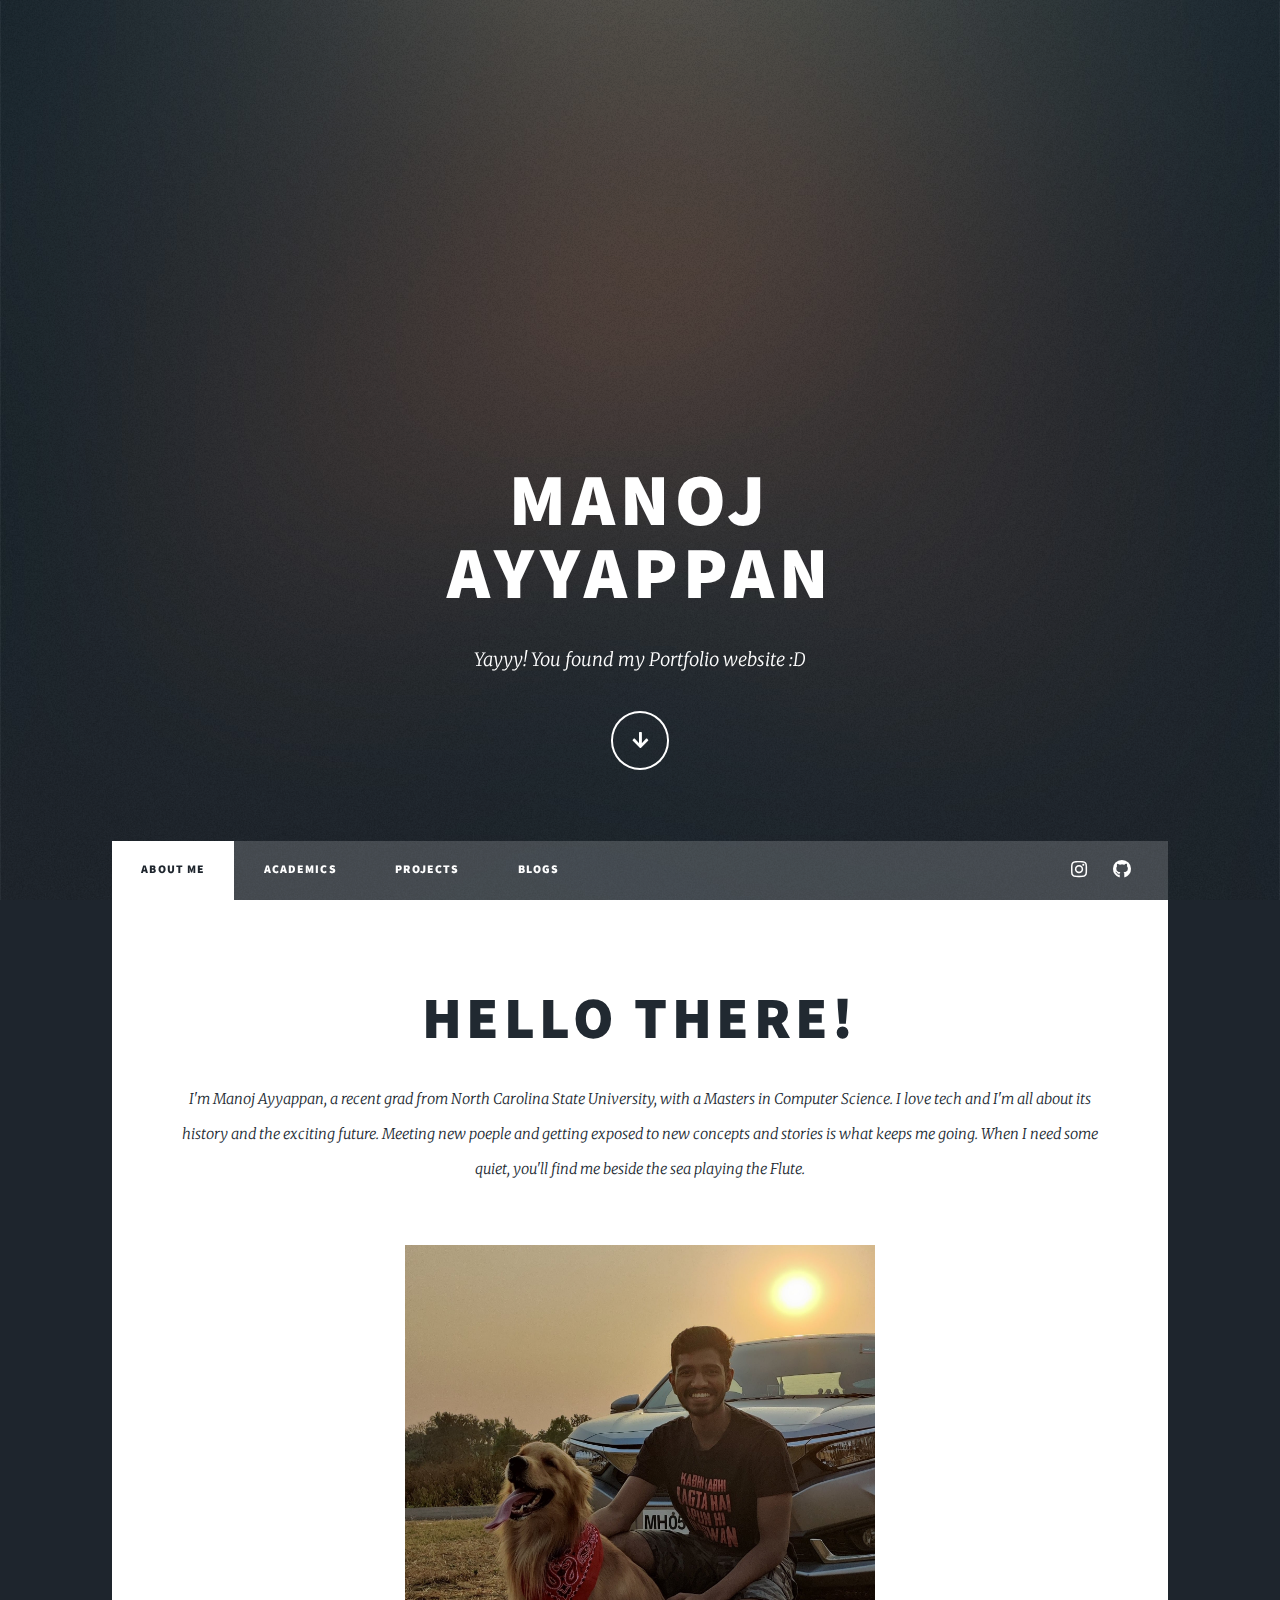
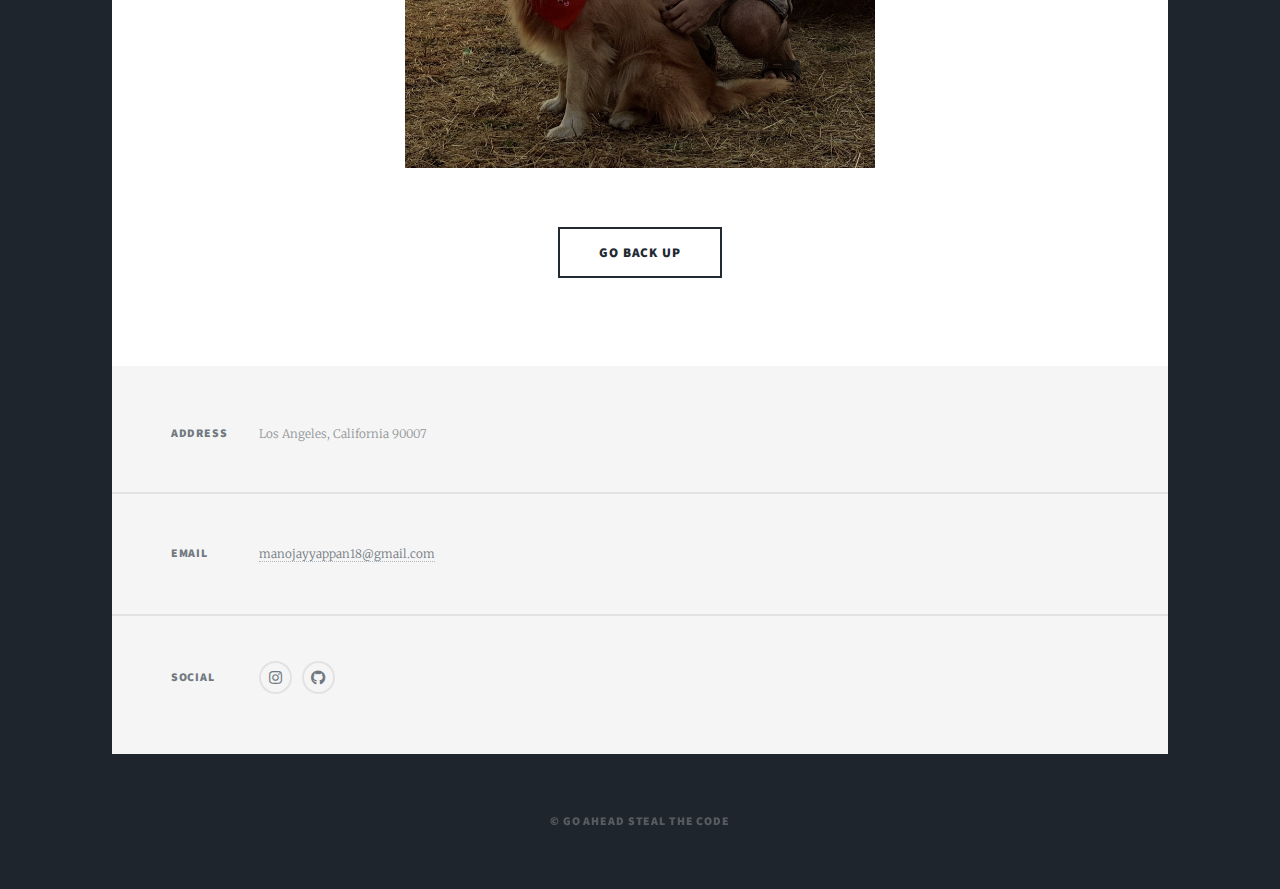
<file: index.html>
<!DOCTYPE HTML>
<!--
	Massively by HTML5 UP
	html5up.net | @ajlkn
	Free for personal and commercial use under the CCA 3.0 license (html5up.net/license)
-->
<html>
	<head>
		<title>Manoj Ayyappan</title>
		<meta charset="utf-8" />
		<meta name="viewport" content="width=device-width, initial-scale=1, user-scalable=no" />
		<link rel="stylesheet" href="assets/css/main.css" />
		<noscript><link rel="stylesheet" href="assets/css/noscript.css" /></noscript>
	</head>
	<body class="is-preload">

		<!-- Wrapper -->
			<div id="wrapper" class="fade-in">

				<!-- Intro -->
					<div id="intro">
						<h1>Manoj<br />
						Ayyappan</h1>
						<p>Yayyy! You found my Portfolio website :D </p>
						<ul class="actions">
							<li><a href="#header" class="button icon solid solo fa-arrow-down scrolly">Continue</a></li>
						</ul>
					</div>

				<!-- Header -->
					<header id="header">
						<a href="index.html" class="logo">Useless button to show skills</a>
					</header>

				<!-- Nav -->
					<nav id="nav">
						<ul class="links">
							<li class="active"><a href="index.html">About me</a></li>
							<li><a href="academics.html">Academics</a></li>
							<li><a href="projects.html">Projects</a></li>
							<li><a href="blogs.html">Blogs</a></li>
						</ul>
						<ul class="icons">
							<li><a href="https://www.instagram.com/wo_flute_wala_banda/" class="icon brands fa-instagram"><span class="label">Instagram</span></a></li>
							<li><a href="https://github.com/manoj-ayyappan" class="icon brands fa-github"><span class="label">GitHub</span></a></li>
						</ul>
					</nav>

				<!-- Main -->
					<div id="main">

						<!-- Featured Post -->
							<article class="post featured">
								<header class="major">
									
									<h2><a href="#">Hello there!<br />
									</a></h2>
									<p>I'm Manoj Ayyappan, a recent grad from North Carolina State University, with a Masters in Computer Science. I love tech and I'm all about its history and the exciting future. Meeting new poeple and getting exposed to new concepts and stories is what keeps me going. When I need some quiet, you'll find me beside the sea playing the Flute. </p>
								</header>
								<a href="#" class="image main"><img src="images/Self-simba.jpg" alt="Self" /></a>
								<ul class="actions special">
									<li><a href="#" class="button large">Go back up</a></li>
								</ul>
							</article>
						

					</div>

					<footer id="footer">
						<section class="split contact">
							<section class="alt">
								<h3>Address</h3>
								<p>Los Angeles, California 90007</p>
							</section>
							<section>
								<h3>Email</h3>
								<p><a href="#">manojayyappan18@gmail.com</a></p>
							</section>
							<section>
								<h3>Social</h3>
								<ul class="icons alt">
									
									<li><a href="https://www.instagram.com/wo_flute_wala_banda/" class="icon brands alt fa-instagram"><span class="label">Instagram</span></a></li>
									<li><a href="https://github.com/manoj-ayyappan" class="icon brands alt fa-github"><span class="label">GitHub</span></a></li>
								</ul>
							</section>
						</footer>

				<!-- Copyright -->
					<div id="copyright">
						<ul><li>&copy; Go ahead steal the code</li></ul>
					</div>

			</div>

		<!-- Scripts -->
			<script src="assets/js/jquery.min.js"></script>
			<script src="assets/js/jquery.scrollex.min.js"></script>
			<script src="assets/js/jquery.scrolly.min.js"></script>
			<script src="assets/js/browser.min.js"></script>
			<script src="assets/js/breakpoints.min.js"></script>
			<script src="assets/js/util.js"></script>
			<script src="assets/js/main.js"></script>

	</body>
</html>
</file>
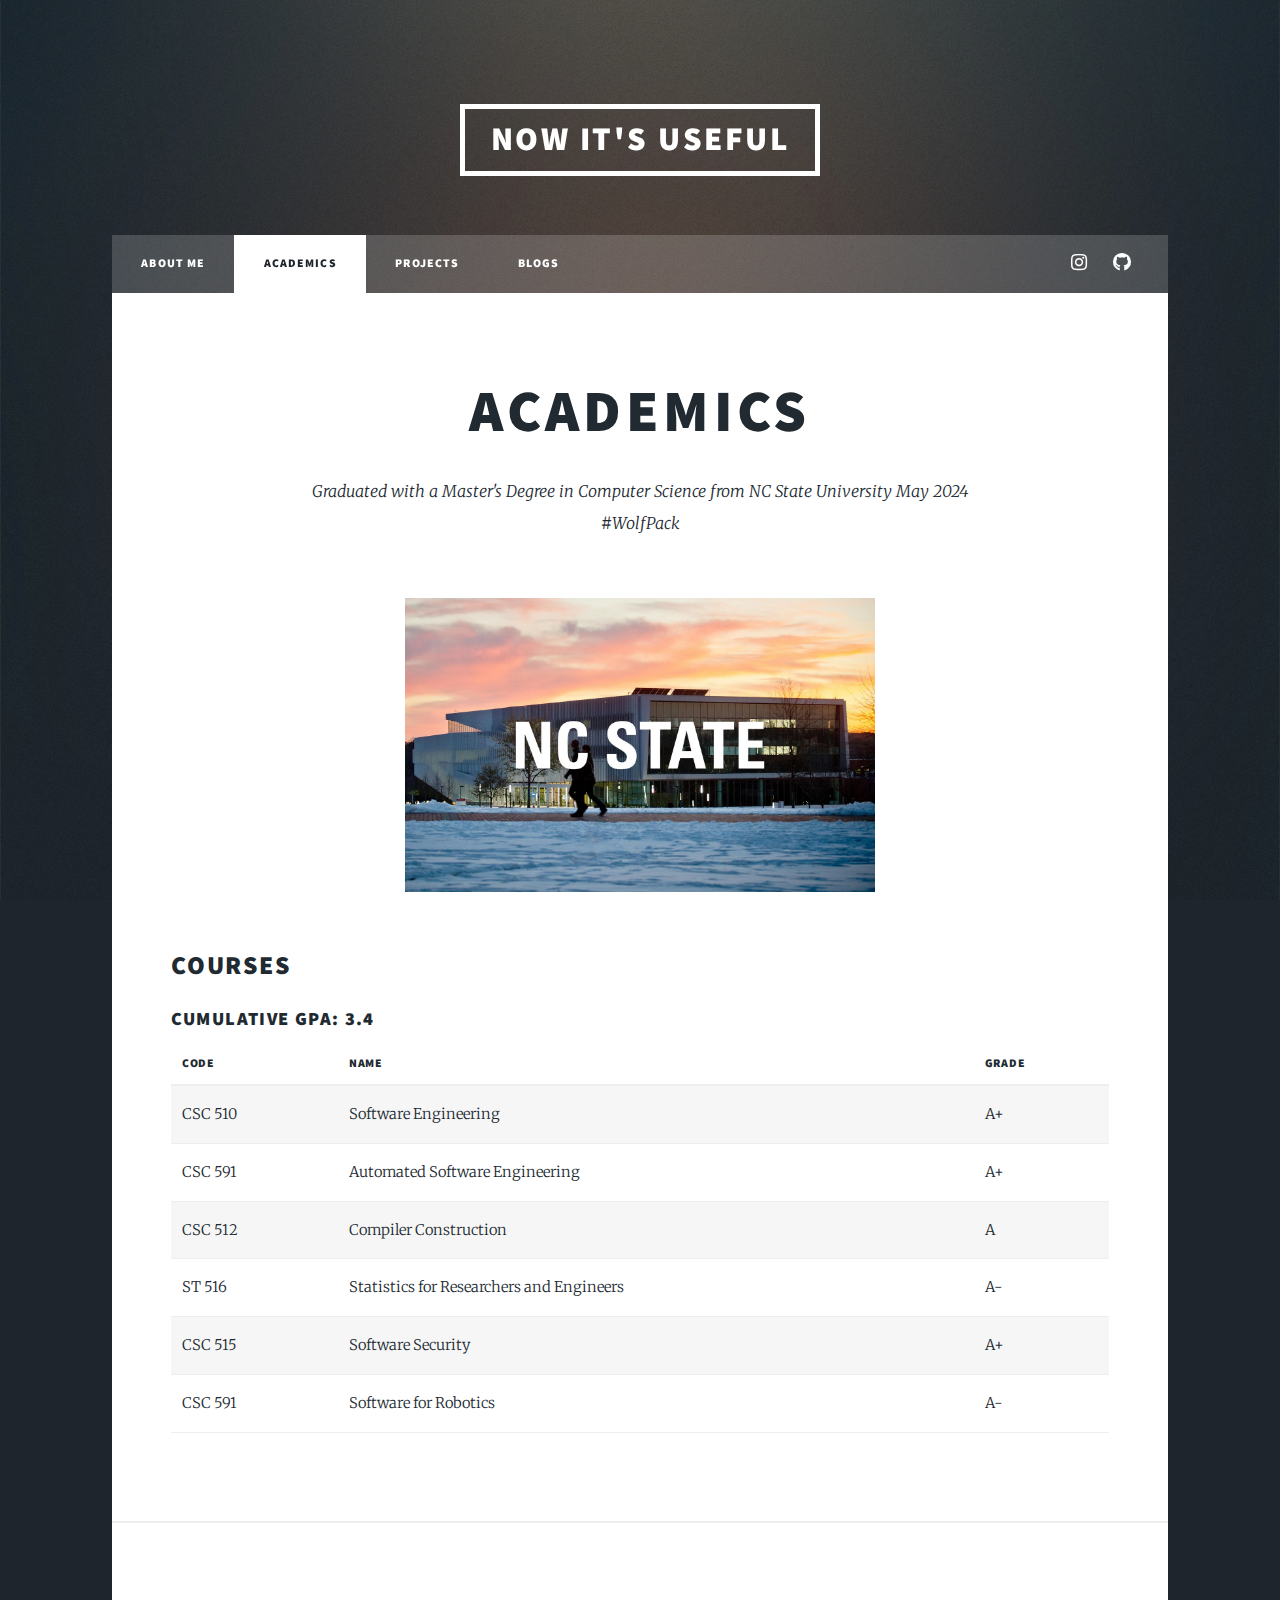
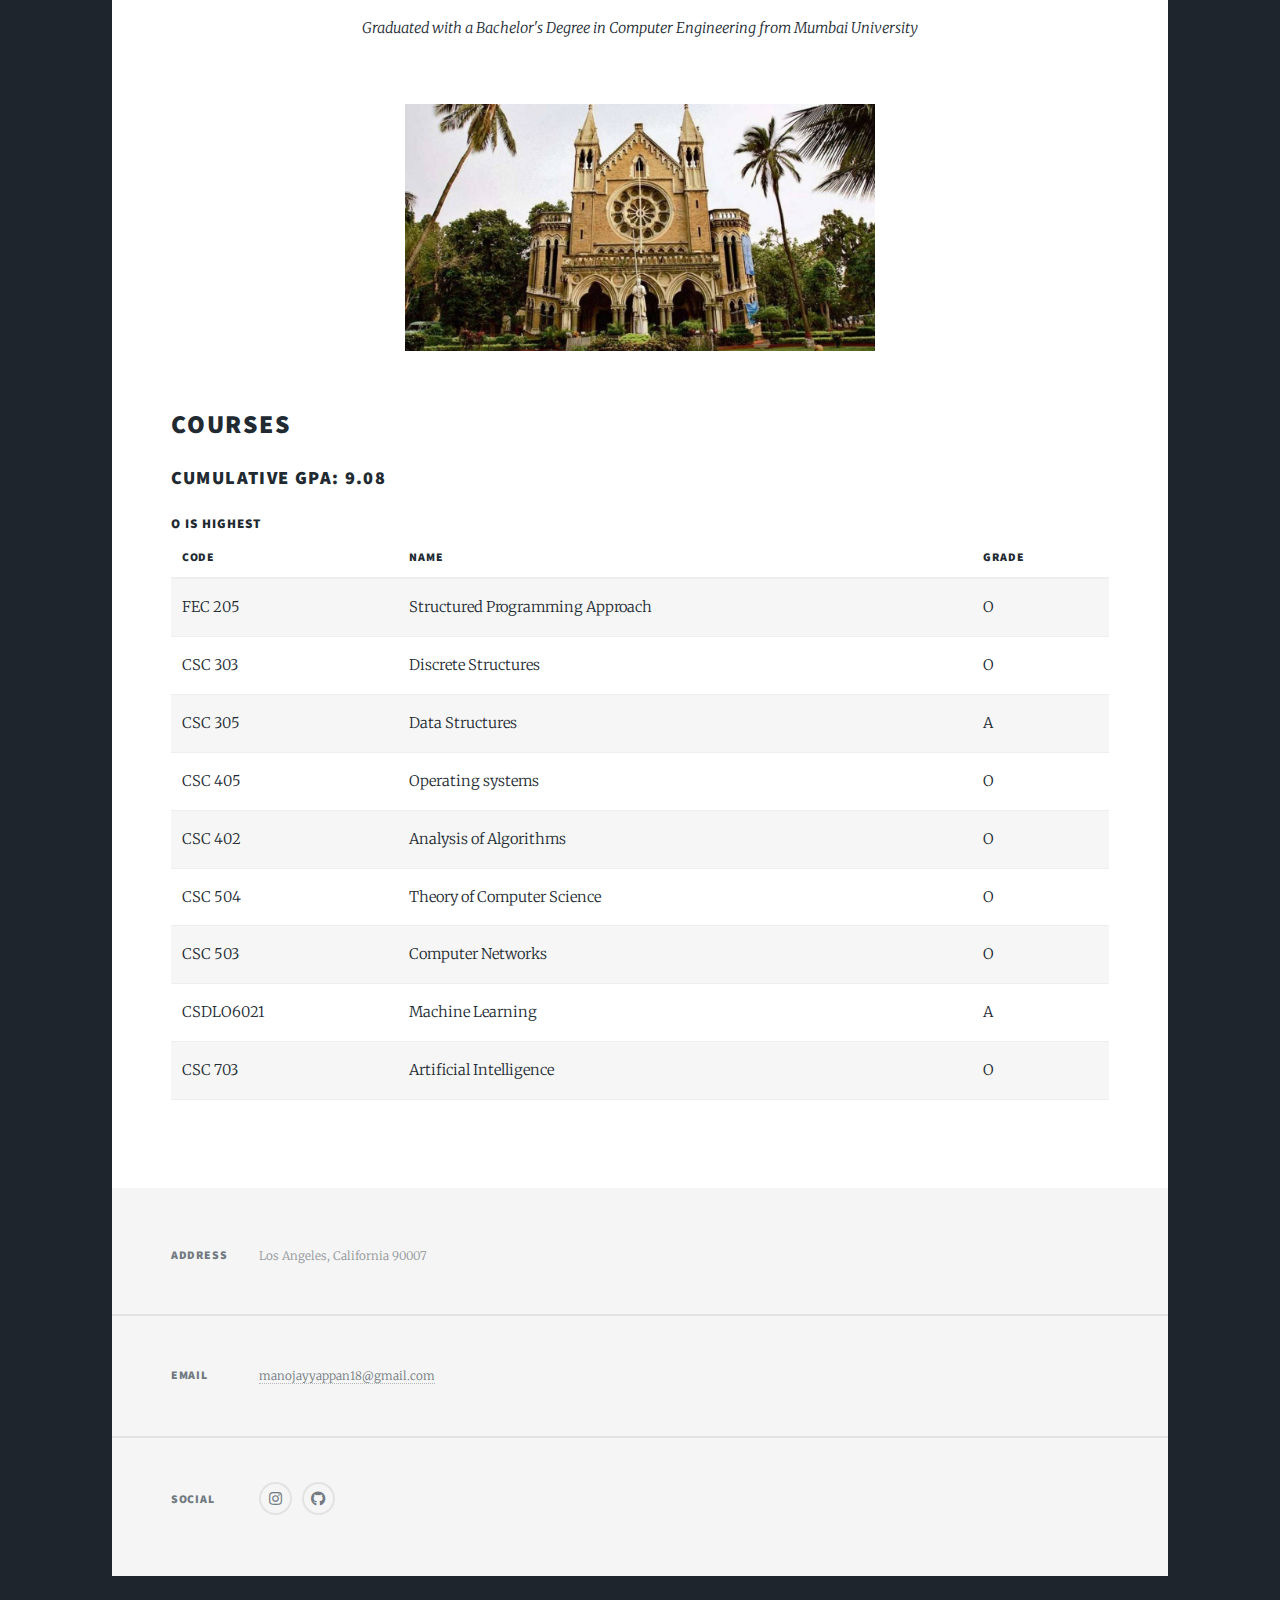
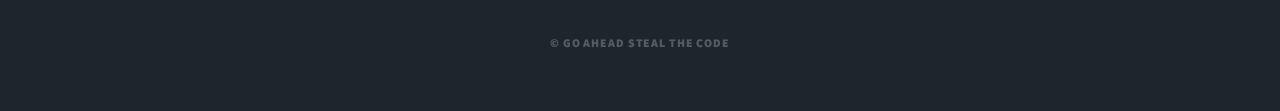
<file: academics.html>
<!DOCTYPE HTML>
<!--
	Massively by HTML5 UP
	html5up.net | @ajlkn
	Free for personal and commercial use under the CCA 3.0 license (html5up.net/license)
-->
<html>
	<head>
		<title>Academics</title>
		<meta charset="utf-8" />
		<meta name="viewport" content="width=device-width, initial-scale=1, user-scalable=no" />
		<link rel="stylesheet" href="assets/css/main.css" />
		<noscript><link rel="stylesheet" href="assets/css/noscript.css" /></noscript>
	</head>
	<body class="is-preload">

		<!-- Wrapper -->
			<div id="wrapper">

				<!-- Header -->
					<header id="header">
						<a href="index.html" class="logo">Now it's useful</a>
					</header>

				<!-- Nav -->
					<nav id="nav">
						<ul class="links">
							<li><a href="index.html">About me</a></li>
							<li class="active"><a href="academics.html">Academics</a></li>
							<li><a href="projects.html">Projects</a></li>
							<li><a href="blogs.html">Blogs</a></li>
						</ul>
						<ul class="icons">
							<li><a href="https://www.instagram.com/wo_flute_wala_banda/" class="icon brands fa-instagram"><span class="label">Instagram</span></a></li>
							<li><a href="https://github.com/manoj-ayyappan" class="icon brands fa-github"><span class="label">GitHub</span></a></li>
						</ul>
					</nav>

				<!-- Main -->
					<div id="main">

						<!-- Post -->
							<section class="post">
								<header class="major">
						
									<h1>Academics<br />
									</h1>
									<p>Graduated with a Master's Degree in Computer Science from NC State University May 2024<br>#WolfPack</p>
								</header>
								<div class="image main"><img src="images/hunt-snow.jpg" alt="Hunt snow" /></div>
								<h2>Courses</h2>
								<h3>Cumulative GPA: 3.4</h3>
									<div class="table-wrapper">
										<table>
											<thead>
												<tr>
													<th>Code</th>
													<th>Name</th>
													<th>Grade</th>
												</tr>
											</thead>
											<tbody>
												<tr>
													<td>CSC 510</td>
													<td>Software Engineering</td>
													<td>A+</td>
												</tr>
												<tr>
													<td>CSC 591</td>
													<td>Automated Software Engineering</td>
													<td>A+</td>
												</tr>
												<tr>
													<td>CSC 512</td>
													<td>Compiler Construction</td>
													<td>A</td>
												</tr>
												<tr>
													<td>ST 516</td>
													<td>Statistics for Researchers and Engineers</td>
													<td>A-</td>
												</tr>
												<tr>
													<td>CSC 515</td>
													<td>Software Security</td>
													<td>A+</td>
												</tr>
												<tr>
													<td>CSC 591</td>
													<td>Software for Robotics</td>
													<td>A-</td>
												</tr>
		
											</tbody>
											
										</table>
									</div>
							</section>


							<!-- Post -->
							<section class="post">
								<header class="major">
						
									<p>Graduated with a Bachelor's Degree in Computer Engineering from Mumbai University</p>
								</header>
								<div class="image main"><img src="images/mum-uni.jpeg" alt="Hunt snow" /></div>
								<h2>Courses</h2>
								<h3>Cumulative GPA: 9.08</h3>
								<h5>O is highest</h5>
									<div class="table-wrapper">
										<table>
											<thead>
												<tr>
													<th>Code</th>
													<th>Name</th>
													<th>Grade</th>
												</tr>
											</thead>
											<tbody>
												<tr>
													<td>FEC 205</td>
													<td>Structured Programming Approach</td>
													<td>O</td>
												</tr>
												<tr>
													<td>CSC 303</td>
													<td>Discrete Structures</td>
													<td>O</td>
												</tr>
												<tr>
													<td>CSC 305</td>
													<td>Data Structures</td>
													<td>A</td>
												</tr>
												<tr>
													<td>CSC 405</td>
													<td>Operating systems</td>
													<td>O</td>
												</tr>
												<tr>
													<td>CSC 402</td>
													<td>Analysis of Algorithms</td>
													<td>O</td>
												</tr>
												<tr>
													<td>CSC 504</td>
													<td>Theory of Computer Science</td>
													<td>O</td>
												</tr>
												<tr>
													<td>CSC 503</td>
													<td>Computer Networks</td>
													<td>O</td>
												</tr>
												<tr>
													<td>CSDLO6021</td>
													<td>Machine Learning</td>
													<td>A</td>
												</tr>
												<tr>
													<td>CSC 703</td>
													<td>Artificial Intelligence</td>
													<td>O</td>
												</tr>
		
											</tbody>
											
										</table>
									</div>
							</section>

					</div>

					<footer id="footer">
						<section class="split contact">
							<section class="alt">
								<h3>Address</h3>
								<p>Los Angeles, California 90007</p>
							</section>
							<section>
								<h3>Email</h3>
								<p><a href="#">manojayyappan18@gmail.com</a></p>
							</section>
							<section>
								<h3>Social</h3>
								<ul class="icons alt">
									
									<li><a href="https://www.instagram.com/wo_flute_wala_banda/" class="icon brands alt fa-instagram"><span class="label">Instagram</span></a></li>
									<li><a href="https://github.com/manoj-ayyappan" class="icon brands alt fa-github"><span class="label">GitHub</span></a></li>
								</ul>
							</section>
						</footer>

				<!-- Copyright -->
					<div id="copyright">
						<ul><li>&copy; Go ahead steal the code</li></ul>
					</div>

			</div>

		<!-- Scripts -->
			<script src="assets/js/jquery.min.js"></script>
			<script src="assets/js/jquery.scrollex.min.js"></script>
			<script src="assets/js/jquery.scrolly.min.js"></script>
			<script src="assets/js/browser.min.js"></script>
			<script src="assets/js/breakpoints.min.js"></script>
			<script src="assets/js/util.js"></script>
			<script src="assets/js/main.js"></script>

	</body>
</html>
</file>
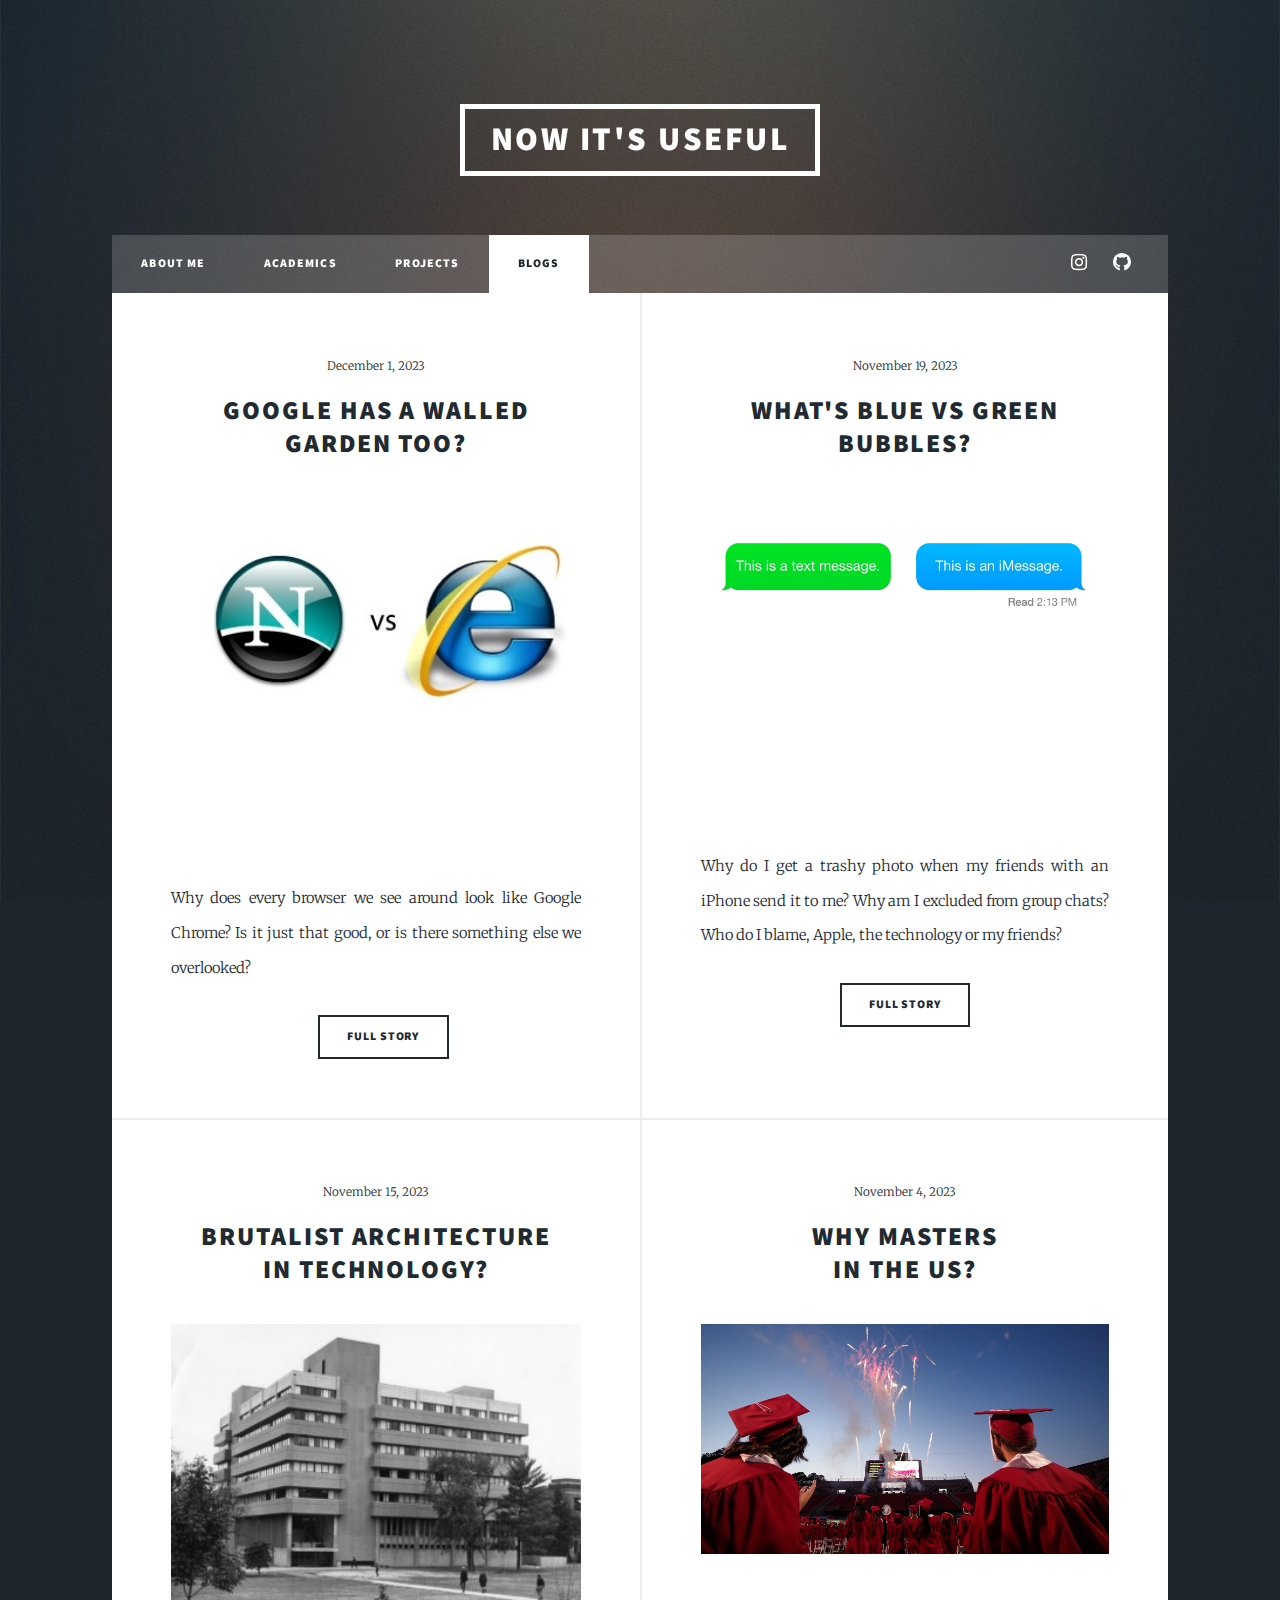
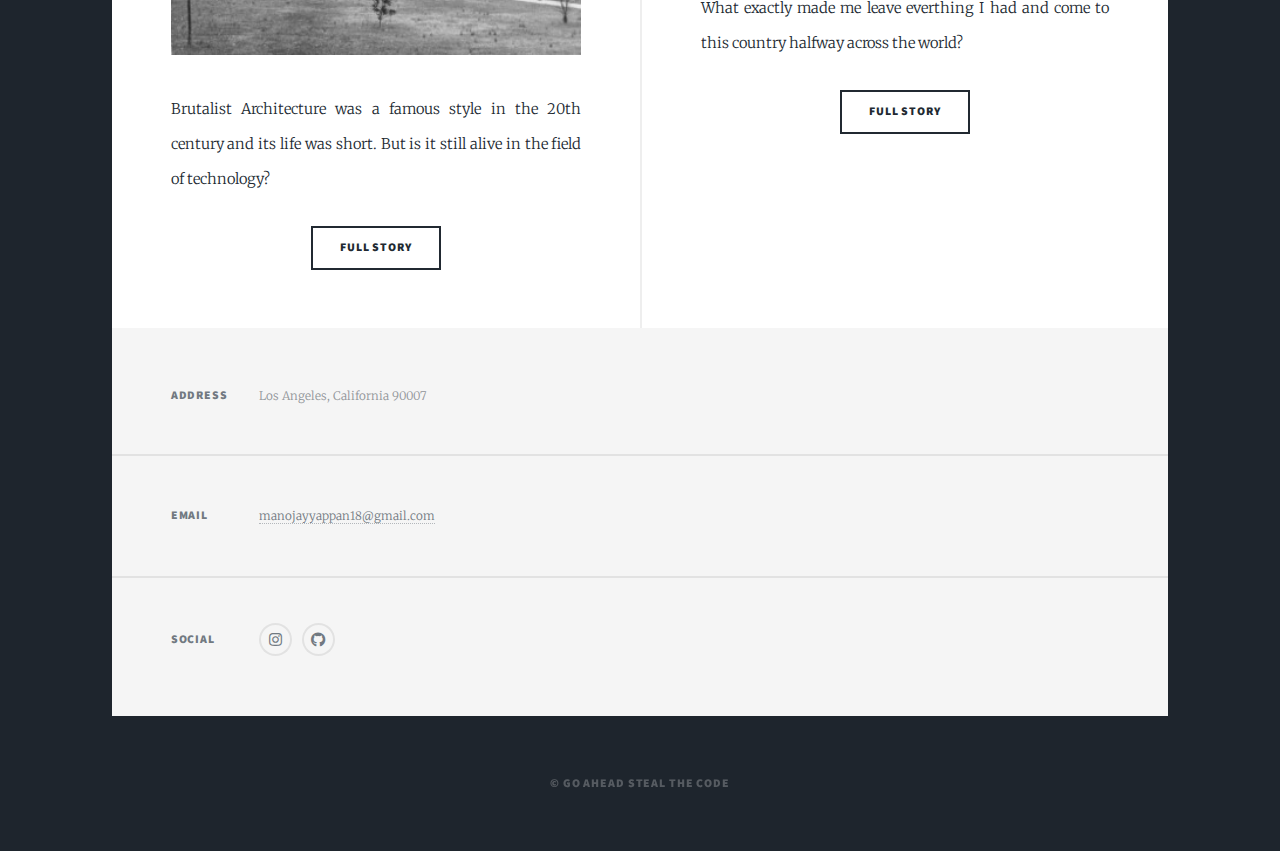
<file: blogs.html>
<!DOCTYPE HTML>
<!--
	Massively by HTML5 UP
	html5up.net | @ajlkn
	Free for personal and commercial use under the CCA 3.0 license (html5up.net/license)
-->
<html>
	<head>
		<title>Blogs</title>
		<meta charset="utf-8" />
		<meta name="viewport" content="width=device-width, initial-scale=1, user-scalable=no" />
		<link rel="stylesheet" href="assets/css/main.css" />
		<noscript><link rel="stylesheet" href="assets/css/noscript.css" /></noscript>
	</head>
	<body class="is-preload">

		<!-- Wrapper -->
			<div id="wrapper">

				<!-- Header -->
					<header id="header">
						<a href="index.html" class="logo">Now it's useful</a>
					</header>

				<!-- Nav -->
					<nav id="nav">
						<ul class="links">
							<li><a href="index.html">About me</a></li>
							<li><a href="academics.html">Academics</a></li>
							<li><a href="projects.html">Projects</a></li>
							<li class="active"><a href="blogs.html">Blogs</a></li>
						</ul>
						<ul class="icons">
							<li><a href="https://www.instagram.com/wo_flute_wala_banda/" class="icon brands fa-instagram"><span class="label">Instagram</span></a></li>
							<li><a href="https://github.com/manoj-ayyappan" class="icon brands fa-github"><span class="label">GitHub</span></a></li>
						</ul>
					</nav>

				<!-- Main -->
                <div id="main">

                    <!-- Featured Post
                        <article class="post featured">
                            <header class="major">
                                <span class="date">April 25, 2017</span>
                                <h2><a href="#">And this is a<br />
                                massive headline</a></h2>
                                <p>Aenean ornare velit lacus varius enim ullamcorper proin aliquam<br />
                                facilisis ante sed etiam magna interdum congue. Lorem ipsum dolor<br />
                                amet nullam sed etiam veroeros.</p>
                            </header>
                            <a href="#" class="image main"><img src="images/pic01.jpg" alt="" /></a>
                            <ul class="actions special">
                                <li><a href="#" class="button large">Full Story</a></li>
                            </ul>
                        </article> -->

                    <!-- Posts -->
                        <section class="posts">
                            <article>
                                <header>
                                    <span class="date">December 1, 2023</span>
                                    <h2><a href="blogs/browser.html">Google has a walled garden too?<br />
                                    </a></h2>
                                </header>
                                <a href="blogs/browser.html" class="image fit"><img src="images/browser.jpeg" alt="" /></a>
                                <br><br><br><p>Why does every browser we see around look like Google Chrome? Is it just that good, or is there something else we overlooked?</p>
                                <ul class="actions special">
                                    <br><li><a href="blogs/browser.html" class="button">Full Story</a></li>
                                </ul>
                            </article>
                            <article>
                                <header>
                                    <span class="date">November 19, 2023</span>
                                    <h2><a href="blogs/bubbles.html">What's Blue vs Green bubbles?<br />
                                    </a></h2>
                                </header>
                                <a href="blogs/bubbles.html" class="image fit"><img src="images/bubbles.jpeg" alt="" /></a>
                                <br><br><br><br><br><p>Why do I get a trashy photo when my friends with an iPhone send it to me? Why am I excluded from group chats? Who do I blame, Apple, the technology or my friends?</p>
                                <ul class="actions special">
                                    <li><a href="blogs/bubbles.html" class="button">Full Story</a></li>
                                </ul>
                            </article>
                            <article>
                                <header>
                                    <span class="date">November 15, 2023</span>
                                    <h2><a href="blogs/brutal.html">Brutalist architecture<br />
                                    in Technology?</a></h2>
                                </header>
                                <a href="blogs/brutal.html" class="image fit"><img src="images/poe.jpeg" alt="" /></a>
                                <p>Brutalist Architecture was a famous style in the 20th century and its life was short. But is it still alive in the field of technology?</p>
                                <ul class="actions special">
                                    <li><a href="blogs/brutal.html" class="button">Full Story</a></li>
                                </ul>
                            </article>
                            <article>
                                <header>
                                    <span class="date">November 4, 2023</span>
                                    <h2><a href="blogs/masters.html">Why Masters<br />
                                    in the US?</a></h2>
                                </header>
                                <a href="blogs/masters.html" class="image fit"><img src="images/masters.jpeg" alt="" /></a>
                                <p>What exactly made me leave everthing I had and come to this country halfway across the world?</p>
                                <ul class="actions special">
                                    <li><a href="blogs/masters.html" class="button">Full Story</a></li>
                                </ul>
                            </article>
                            
                            <!-- <article>
                                <header>
                                    <span class="date">April 18, 2017</span>
                                    <h2><a href="#">Ante mattis<br />
                                    interdum dolor</a></h2>
                                </header>
                                <a href="#" class="image fit"><img src="images/pic04.jpg" alt="" /></a>
                                <p>Donec eget ex magna. Interdum et malesuada fames ac ante ipsum primis in faucibus. Pellentesque venenatis dolor imperdiet dolor mattis sagittis magna etiam.</p>
                                <ul class="actions special">
                                    <li><a href="#" class="button">Full Story</a></li>
                                </ul>
                            </article>
                            <article>
                                <header>
                                    <span class="date">April 14, 2017</span>
                                    <h2><a href="#">Tempus sed<br />
                                    nulla imperdiet</a></h2>
                                </header>
                                <a href="#" class="image fit"><img src="images/pic05.jpg" alt="" /></a>
                                <p>Donec eget ex magna. Interdum et malesuada fames ac ante ipsum primis in faucibus. Pellentesque venenatis dolor imperdiet dolor mattis sagittis magna etiam.</p>
                                <ul class="actions special">
                                    <li><a href="#" class="button">Full Story</a></li>
                                </ul>
                            </article>
                            <article>
                                <header>
                                    <span class="date">April 11, 2017</span>
                                    <h2><a href="#">Odio magna<br />
                                    sed consectetur</a></h2>
                                </header>
                                <a href="#" class="image fit"><img src="images/pic06.jpg" alt="" /></a>
                                <p>Donec eget ex magna. Interdum et malesuada fames ac ante ipsum primis in faucibus. Pellentesque venenatis dolor imperdiet dolor mattis sagittis magna etiam.</p>
                                <ul class="actions special">
                                    <li><a href="#" class="button">Full Story</a></li>
                                </ul>
                            </article>
                            <article>
                                <header>
                                    <span class="date">April 7, 2017</span>
                                    <h2><a href="#">Augue lorem<br />
                                    primis vestibulum</a></h2>
                                </header>
                                <a href="#" class="image fit"><img src="images/pic07.jpg" alt="" /></a>
                                <p>Donec eget ex magna. Interdum et malesuada fames ac ante ipsum primis in faucibus. Pellentesque venenatis dolor imperdiet dolor mattis sagittis magna etiam.</p>
                                <ul class="actions special">
                                    <li><a href="#" class="button">Full Story</a></li>
                                </ul>
                            </article>
                        </section> -->

                </div>

				

                <footer id="footer">
                    <section class="split contact">
                        <section class="alt">
                            <h3>Address</h3>
                            <p>Los Angeles, California 90007</p>
                        </section>
                        <section>
                            <h3>Email</h3>
                            <p><a href="#">manojayyappan18@gmail.com</a></p>
                        </section>
                        <section>
                            <h3>Social</h3>
                            <ul class="icons alt">
                                
                                <li><a href="https://www.instagram.com/wo_flute_wala_banda/" class="icon brands alt fa-instagram"><span class="label">Instagram</span></a></li>
                                <li><a href="https://github.com/manoj-ayyappan" class="icon brands alt fa-github"><span class="label">GitHub</span></a></li>
                            </ul>
                        </section>
                    </footer>

				<!-- Copyright -->
					<div id="copyright">
						<ul><li>&copy; Go ahead steal the code</li></ul>
					</div>

			</div>

		<!-- Scripts -->
			<script src="assets/js/jquery.min.js"></script>
			<script src="assets/js/jquery.scrollex.min.js"></script>
			<script src="assets/js/jquery.scrolly.min.js"></script>
			<script src="assets/js/browser.min.js"></script>
			<script src="assets/js/breakpoints.min.js"></script>
			<script src="assets/js/util.js"></script>
			<script src="assets/js/main.js"></script>

	</body>
</html>
</file>
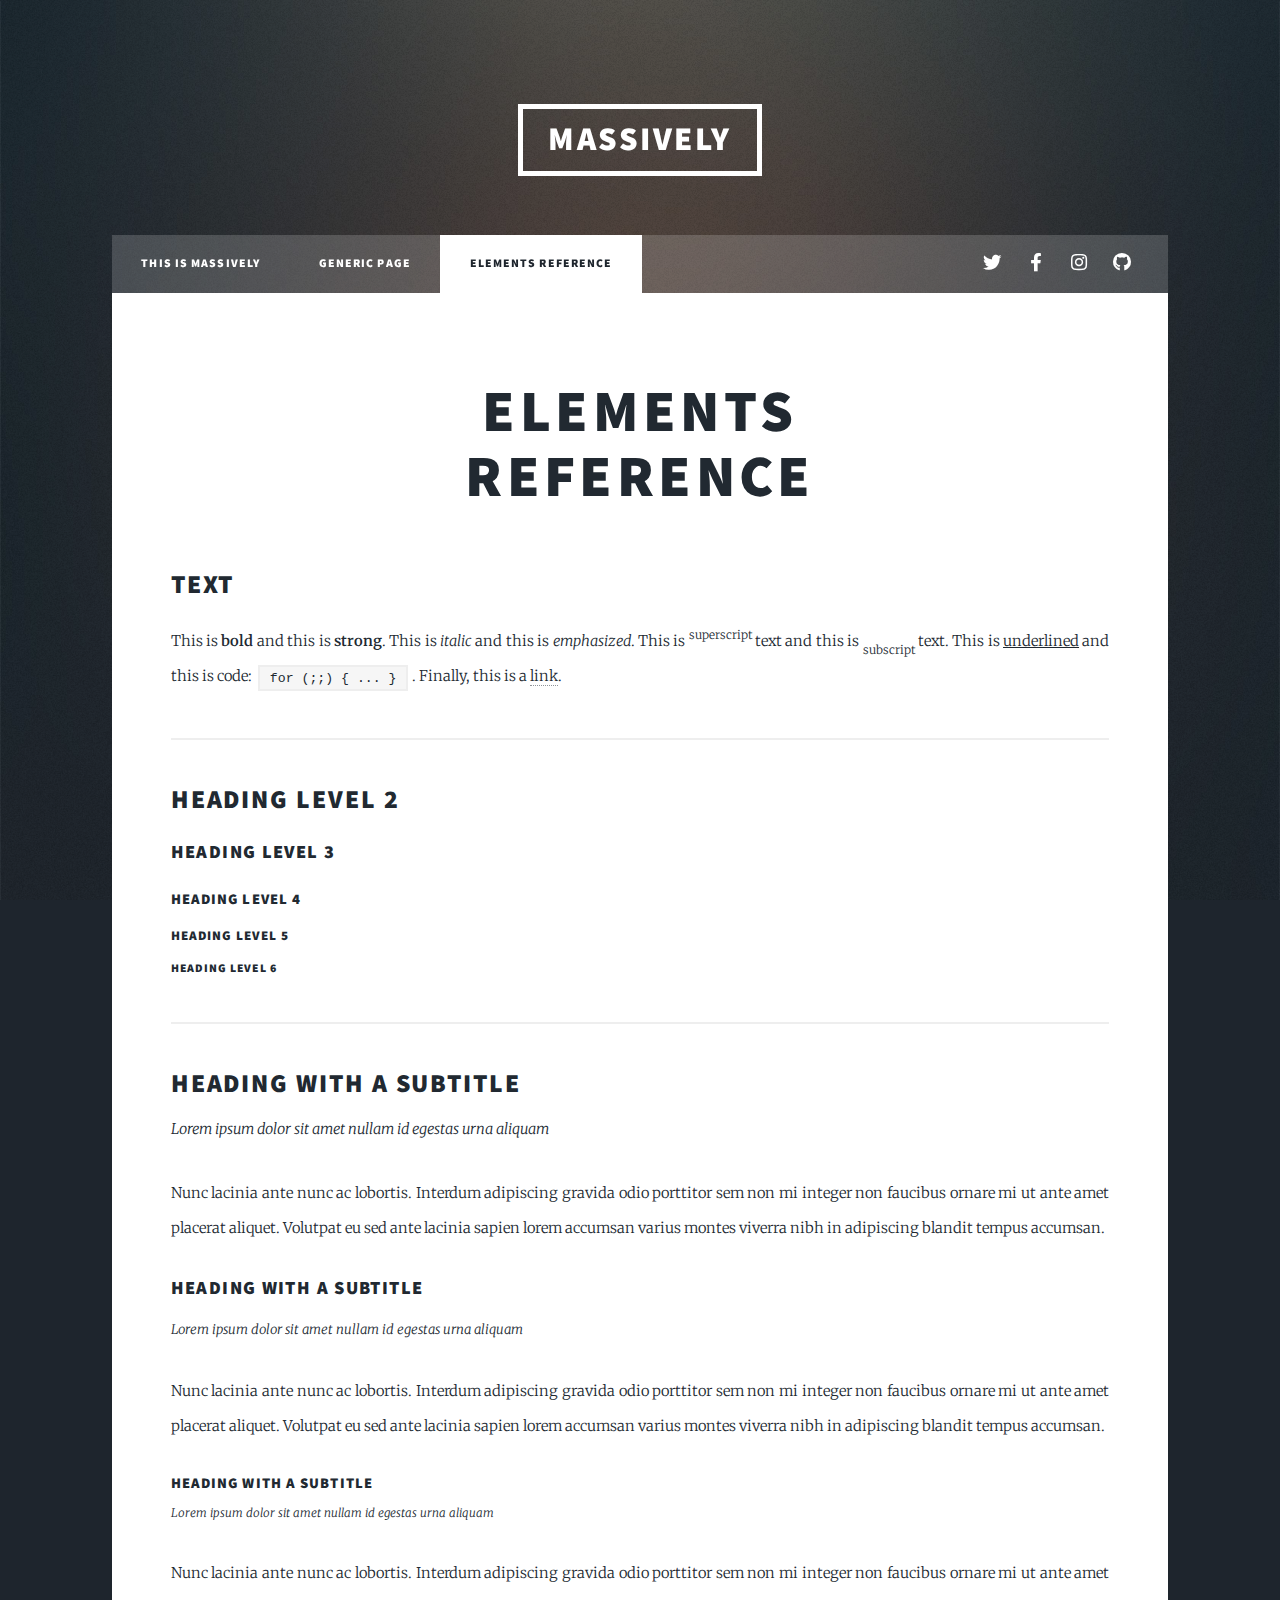
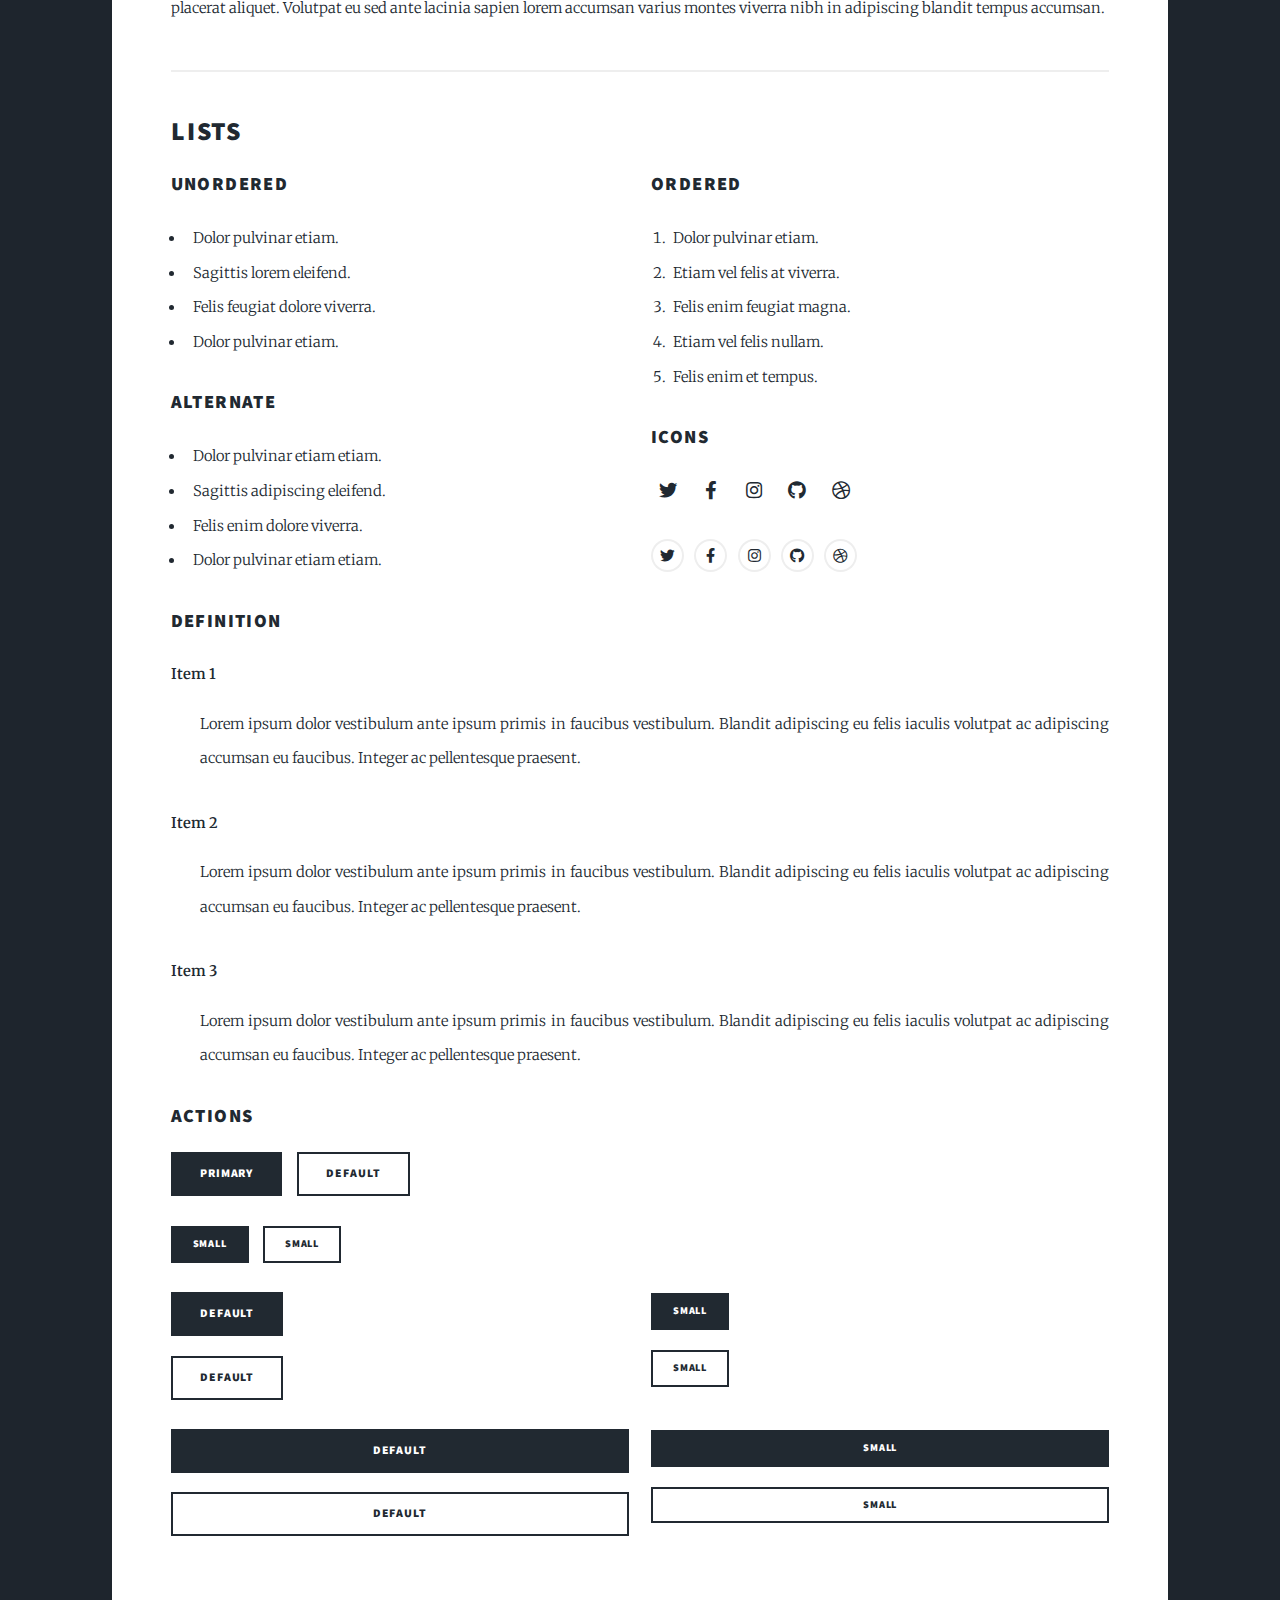
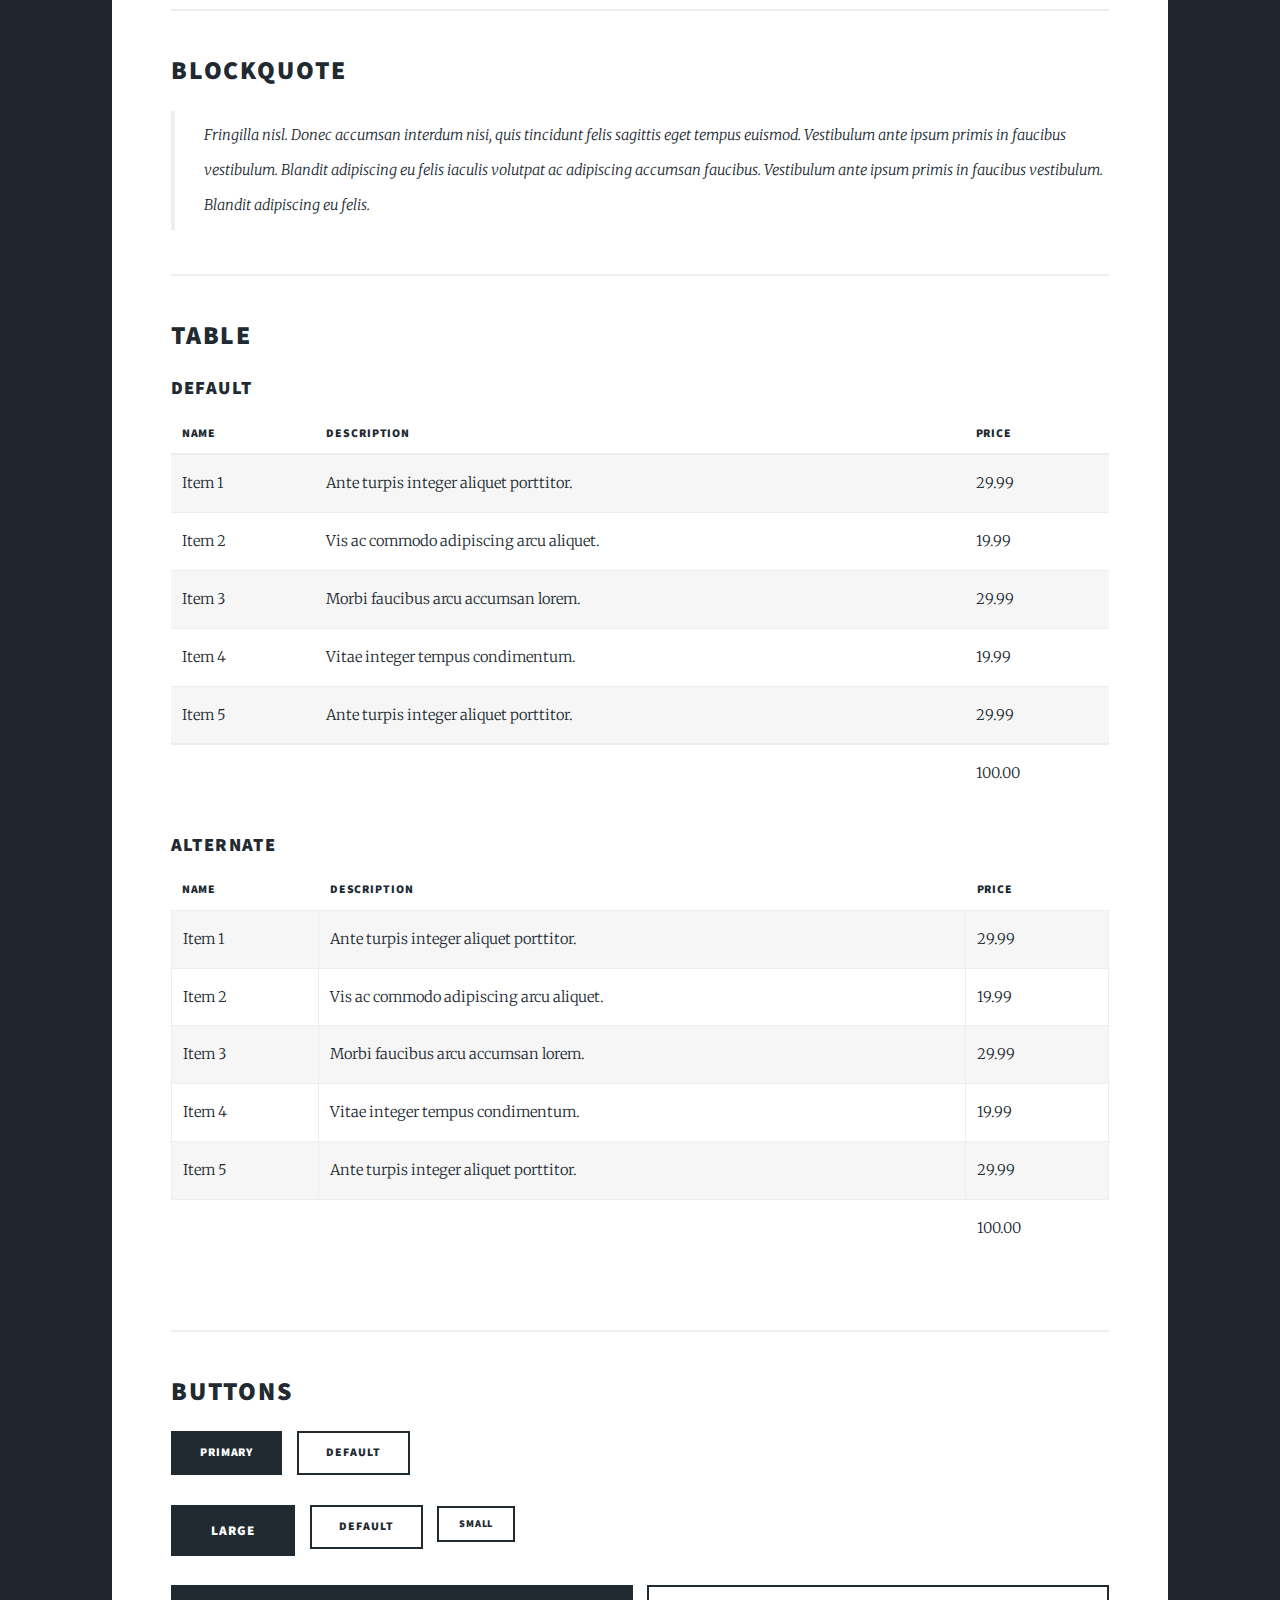
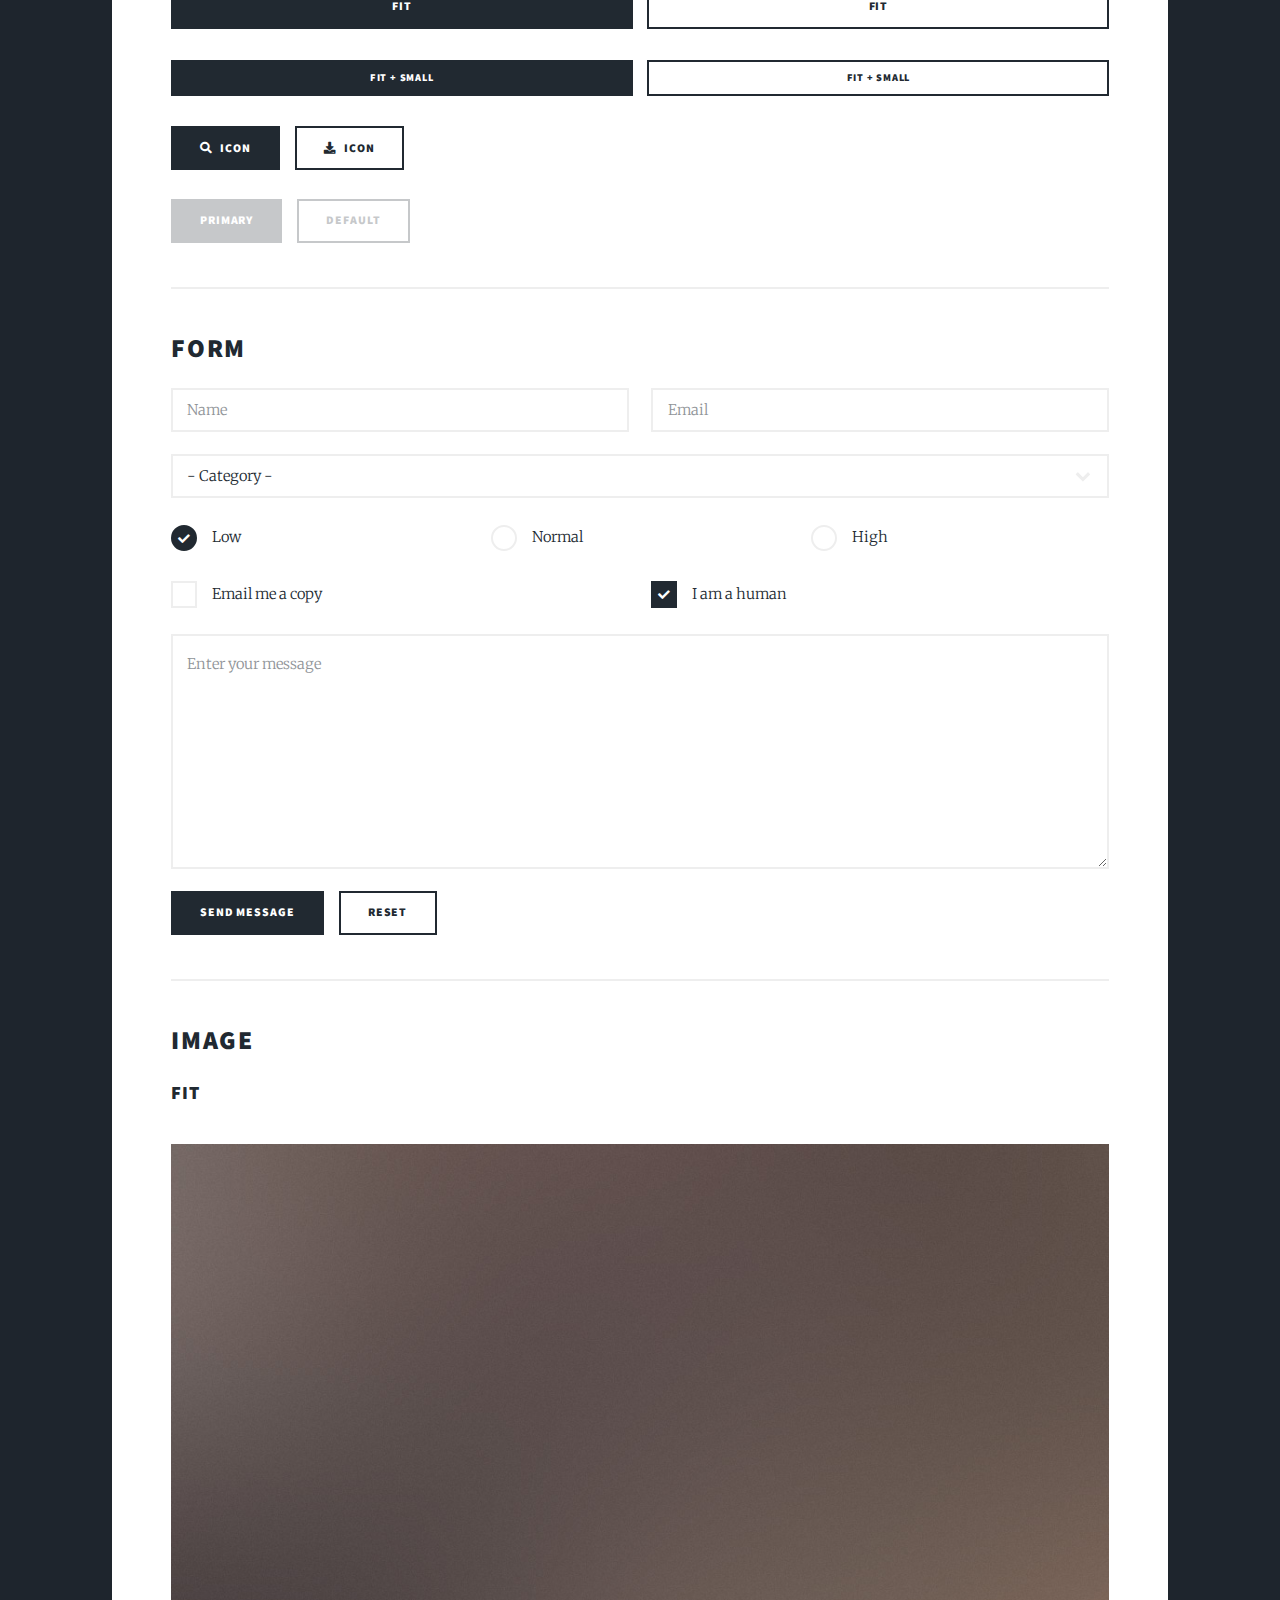
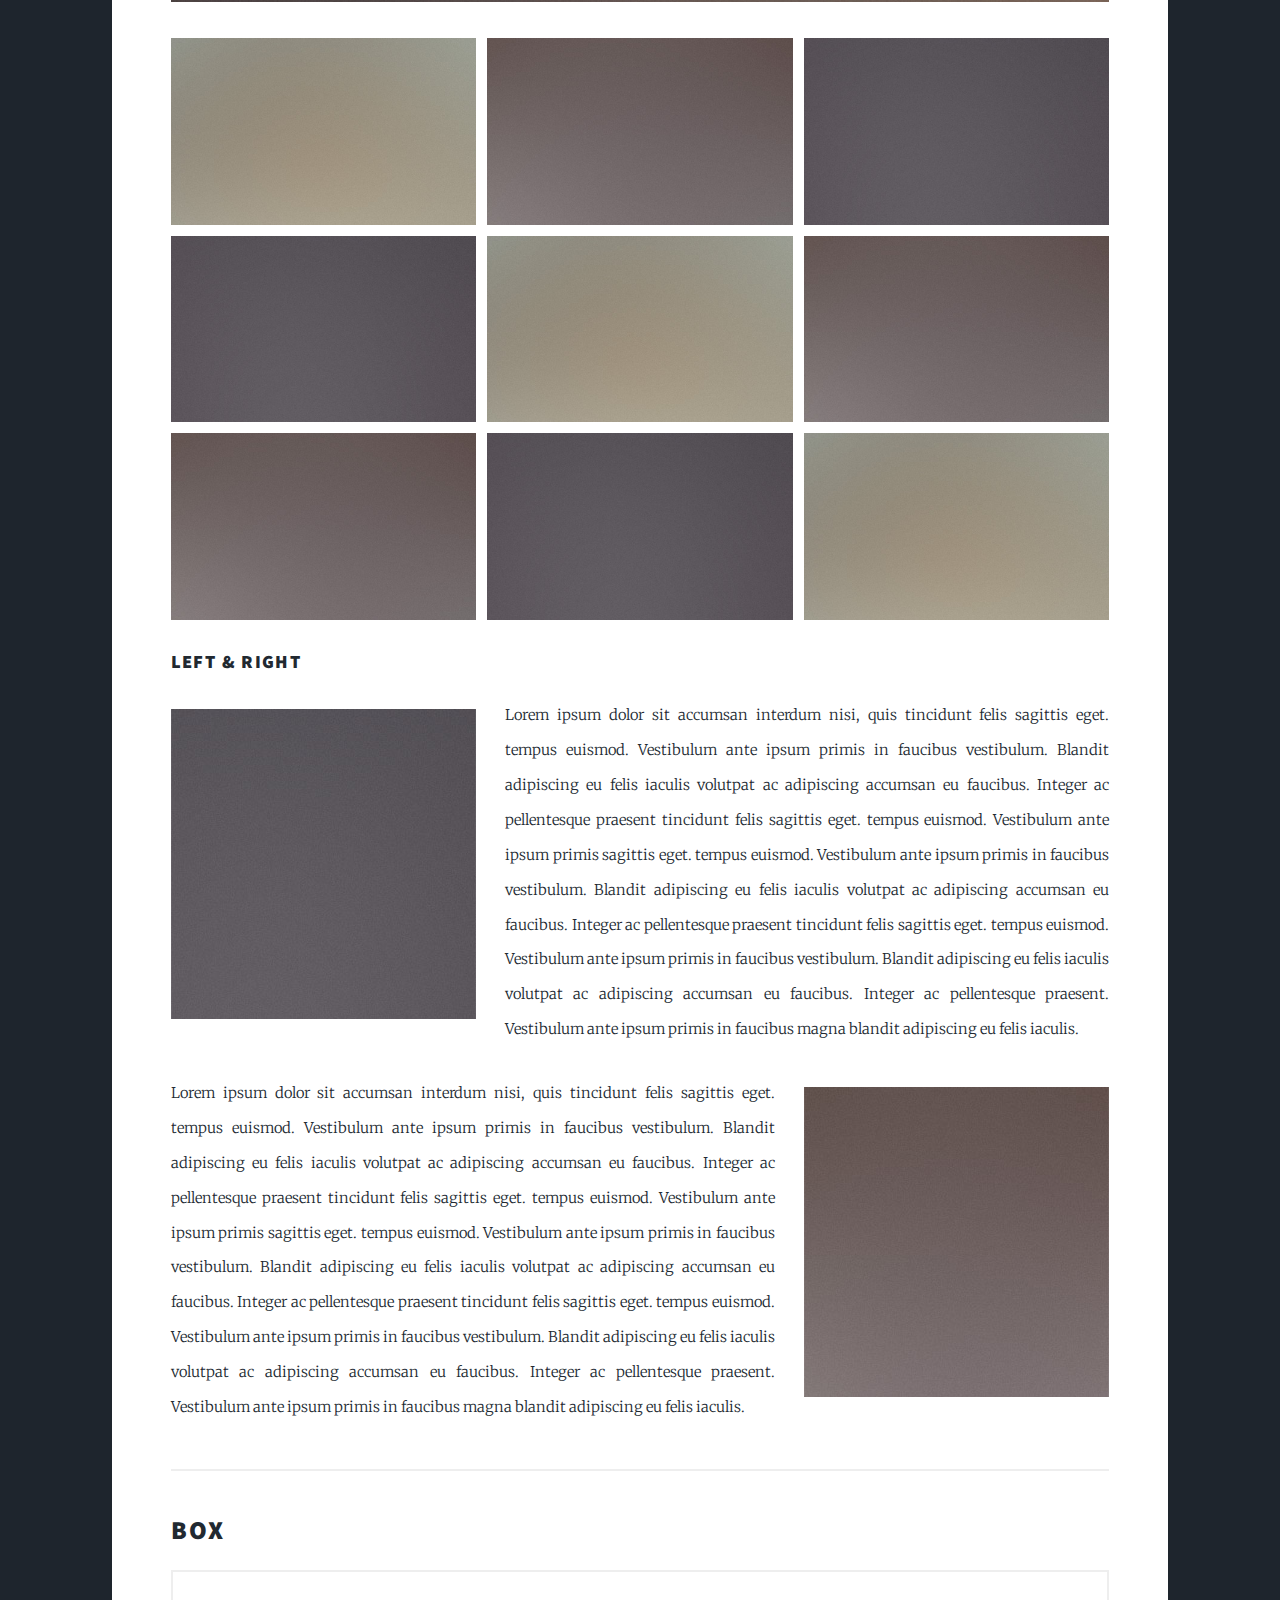
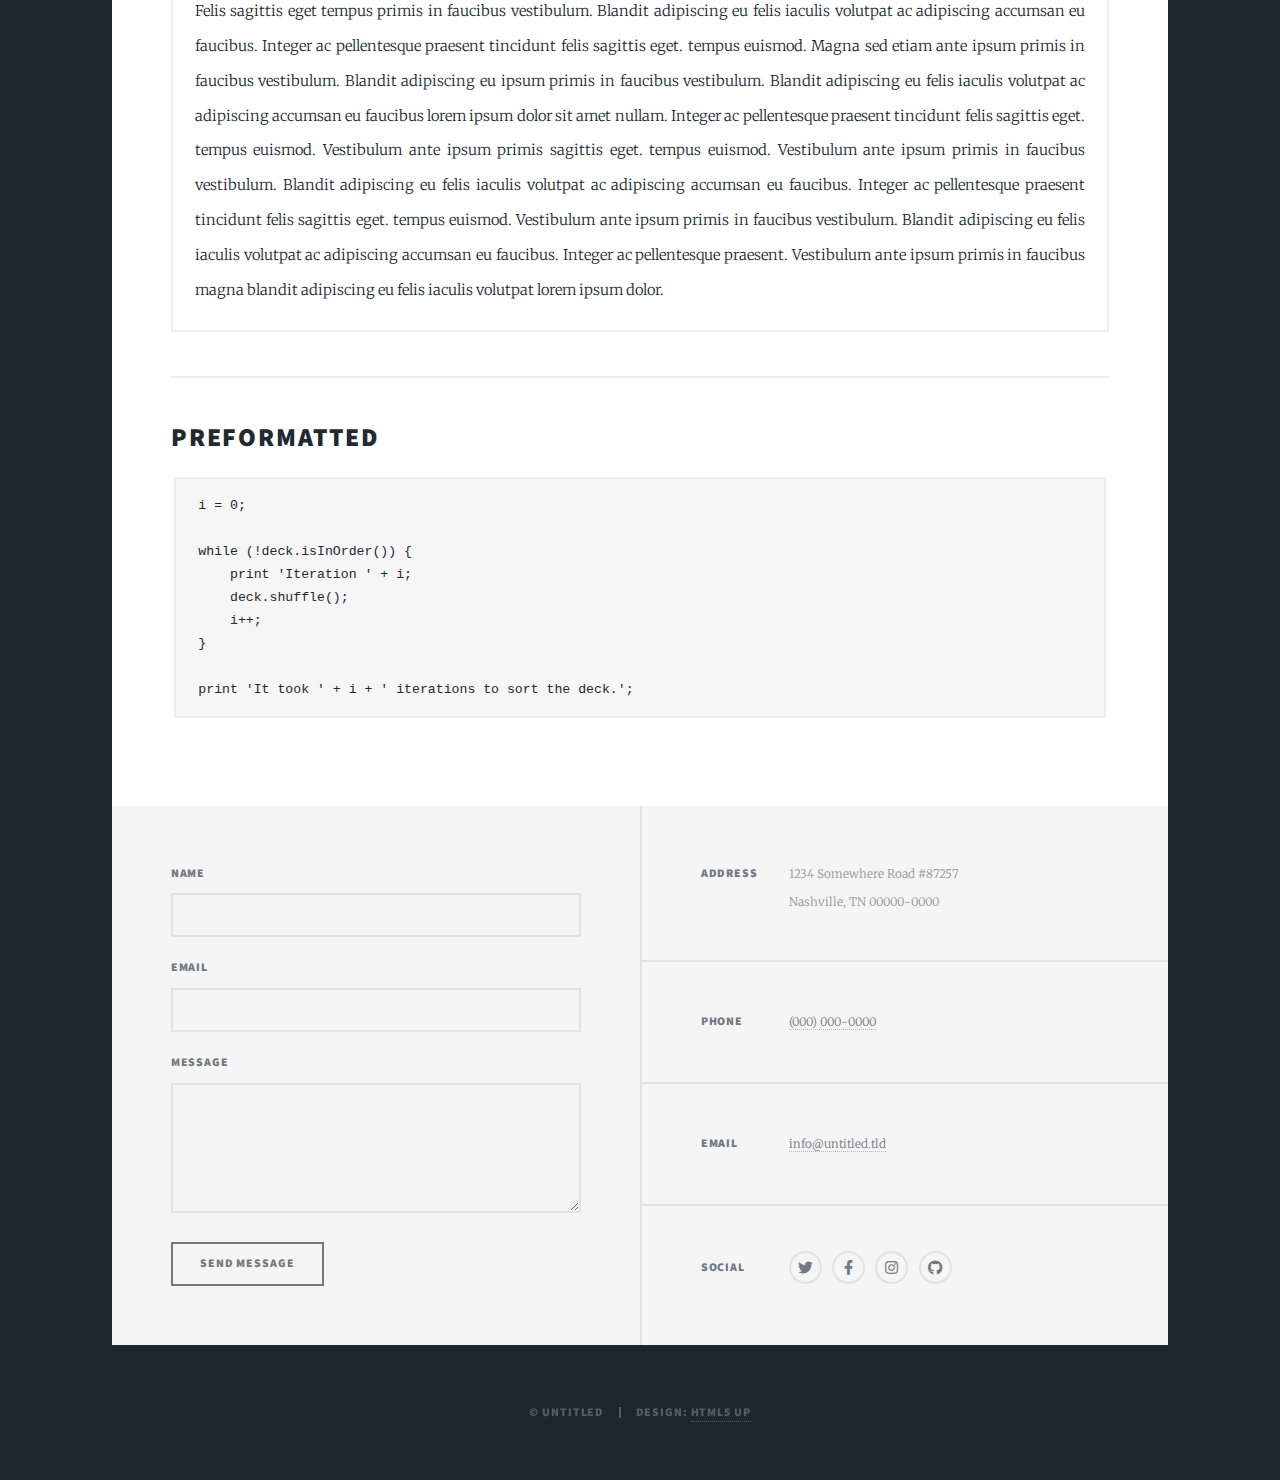
<file: elements.html>
<!DOCTYPE HTML>
<!--
	Massively by HTML5 UP
	html5up.net | @ajlkn
	Free for personal and commercial use under the CCA 3.0 license (html5up.net/license)
-->
<html>
	<head>
		<title>Elements Reference - Massively by HTML5 UP</title>
		<meta charset="utf-8" />
		<meta name="viewport" content="width=device-width, initial-scale=1, user-scalable=no" />
		<link rel="stylesheet" href="assets/css/main.css" />
		<noscript><link rel="stylesheet" href="assets/css/noscript.css" /></noscript>
	</head>
	<body class="is-preload">

		<!-- Wrapper -->
			<div id="wrapper">

				<!-- Header -->
					<header id="header">
						<a href="index.html" class="logo">Massively</a>
					</header>

				<!-- Nav -->
					<nav id="nav">
						<ul class="links">
							<li><a href="index.html">This is Massively</a></li>
							<li><a href="generic.html">Generic Page</a></li>
							<li class="active"><a href="elements.html">Elements Reference</a></li>
						</ul>
						<ul class="icons">
							<li><a href="#" class="icon brands fa-twitter"><span class="label">Twitter</span></a></li>
							<li><a href="#" class="icon brands fa-facebook-f"><span class="label">Facebook</span></a></li>
							<li><a href="#" class="icon brands fa-instagram"><span class="label">Instagram</span></a></li>
							<li><a href="#" class="icon brands fa-github"><span class="label">GitHub</span></a></li>
						</ul>
					</nav>

				<!-- Main -->
					<div id="main">

						<!-- Post -->
							<section class="post">
								<header class="major">
									<h1>Elements<br />
									Reference</h1>
								</header>

								<!-- Text stuff -->
									<h2>Text</h2>
									<p>This is <b>bold</b> and this is <strong>strong</strong>. This is <i>italic</i> and this is <em>emphasized</em>.
									This is <sup>superscript</sup> text and this is <sub>subscript</sub> text.
									This is <u>underlined</u> and this is code: <code>for (;;) { ... }</code>.
									Finally, this is a <a href="#">link</a>.</p>
									<hr />
									<h2>Heading Level 2</h2>
									<h3>Heading Level 3</h3>
									<h4>Heading Level 4</h4>
									<h5>Heading Level 5</h5>
									<h6>Heading Level 6</h6>
									<hr />
									<header>
										<h2>Heading with a Subtitle</h2>
										<p>Lorem ipsum dolor sit amet nullam id egestas urna aliquam</p>
									</header>
									<p>Nunc lacinia ante nunc ac lobortis. Interdum adipiscing gravida odio porttitor sem non mi integer non faucibus ornare mi ut ante amet placerat aliquet. Volutpat eu sed ante lacinia sapien lorem accumsan varius montes viverra nibh in adipiscing blandit tempus accumsan.</p>
									<header>
										<h3>Heading with a Subtitle</h3>
										<p>Lorem ipsum dolor sit amet nullam id egestas urna aliquam</p>
									</header>
									<p>Nunc lacinia ante nunc ac lobortis. Interdum adipiscing gravida odio porttitor sem non mi integer non faucibus ornare mi ut ante amet placerat aliquet. Volutpat eu sed ante lacinia sapien lorem accumsan varius montes viverra nibh in adipiscing blandit tempus accumsan.</p>
									<header>
										<h4>Heading with a Subtitle</h4>
										<p>Lorem ipsum dolor sit amet nullam id egestas urna aliquam</p>
									</header>
									<p>Nunc lacinia ante nunc ac lobortis. Interdum adipiscing gravida odio porttitor sem non mi integer non faucibus ornare mi ut ante amet placerat aliquet. Volutpat eu sed ante lacinia sapien lorem accumsan varius montes viverra nibh in adipiscing blandit tempus accumsan.</p>

									<hr />

								<!-- Lists -->
									<h2>Lists</h2>
									<div class="row">
										<div class="col-6 col-12-small">

											<h3>Unordered</h3>
											<ul>
												<li>Dolor pulvinar etiam.</li>
												<li>Sagittis lorem eleifend.</li>
												<li>Felis feugiat dolore viverra.</li>
												<li>Dolor pulvinar etiam.</li>
											</ul>

											<h3>Alternate</h3>
											<ul class="alt">
												<li>Dolor pulvinar etiam etiam.</li>
												<li>Sagittis adipiscing eleifend.</li>
												<li>Felis enim dolore viverra.</li>
												<li>Dolor pulvinar etiam etiam.</li>
											</ul>

										</div>
										<div class="col-6 col-12-small">

											<h3>Ordered</h3>
											<ol>
												<li>Dolor pulvinar etiam.</li>
												<li>Etiam vel felis at viverra.</li>
												<li>Felis enim feugiat magna.</li>
												<li>Etiam vel felis nullam.</li>
												<li>Felis enim et tempus.</li>
											</ol>

											<h3>Icons</h3>
											<ul class="icons">
												<li><a href="#" class="icon brands fa-twitter"><span class="label">Twitter</span></a></li>
												<li><a href="#" class="icon brands fa-facebook-f"><span class="label">Facebook</span></a></li>
												<li><a href="#" class="icon brands fa-instagram"><span class="label">Instagram</span></a></li>
												<li><a href="#" class="icon brands fa-github"><span class="label">Github</span></a></li>
												<li><a href="#" class="icon brands fa-dribbble"><span class="label">Dribbble</span></a></li>
											</ul>
											<ul class="icons alt">
												<li><a href="#" class="icon brands alt fa-twitter"><span class="label">Twitter</span></a></li>
												<li><a href="#" class="icon brands alt fa-facebook-f"><span class="label">Facebook</span></a></li>
												<li><a href="#" class="icon brands alt fa-instagram"><span class="label">Instagram</span></a></li>
												<li><a href="#" class="icon brands alt fa-github"><span class="label">Github</span></a></li>
												<li><a href="#" class="icon brands alt fa-dribbble"><span class="label">Dribbble</span></a></li>
											</ul>

										</div>
									</div>
									<h3>Definition</h3>
									<dl>
										<dt>Item 1</dt>
										<dd>
											<p>Lorem ipsum dolor vestibulum ante ipsum primis in faucibus vestibulum. Blandit adipiscing eu felis iaculis volutpat ac adipiscing accumsan eu faucibus. Integer ac pellentesque praesent.</p>
										</dd>
										<dt>Item 2</dt>
										<dd>
											<p>Lorem ipsum dolor vestibulum ante ipsum primis in faucibus vestibulum. Blandit adipiscing eu felis iaculis volutpat ac adipiscing accumsan eu faucibus. Integer ac pellentesque praesent.</p>
										</dd>
										<dt>Item 3</dt>
										<dd>
											<p>Lorem ipsum dolor vestibulum ante ipsum primis in faucibus vestibulum. Blandit adipiscing eu felis iaculis volutpat ac adipiscing accumsan eu faucibus. Integer ac pellentesque praesent.</p>
										</dd>
									</dl>

									<h3>Actions</h3>
									<ul class="actions">
										<li><a href="#" class="button primary">Primary</a></li>
										<li><a href="#" class="button">Default</a></li>
									</ul>
									<ul class="actions small">
										<li><a href="#" class="button primary small">Small</a></li>
										<li><a href="#" class="button small">Small</a></li>
									</ul>
									<div class="row">
										<div class="col-6 col-12-small">
											<ul class="actions stacked">
												<li><a href="#" class="button primary">Default</a></li>
												<li><a href="#" class="button">Default</a></li>
											</ul>
										</div>
										<div class="col-6 col-12-small">
											<ul class="actions stacked">
												<li><a href="#" class="button primary small">Small</a></li>
												<li><a href="#" class="button small">Small</a></li>
											</ul>
										</div>
									</div>
									<div class="row">
										<div class="col-6 col-12-small">
											<ul class="actions stacked">
												<li><a href="#" class="button primary fit">Default</a></li>
												<li><a href="#" class="button fit">Default</a></li>
											</ul>
										</div>
										<div class="col-6 col-12-small">
											<ul class="actions stacked">
												<li><a href="#" class="button primary small fit">Small</a></li>
												<li><a href="#" class="button small fit">Small</a></li>
											</ul>
										</div>
									</div>

									<hr />

								<!-- Blockquote -->
									<h2>Blockquote</h2>
									<blockquote>Fringilla nisl. Donec accumsan interdum nisi, quis tincidunt felis sagittis eget tempus euismod. Vestibulum ante ipsum primis in faucibus vestibulum. Blandit adipiscing eu felis iaculis volutpat ac adipiscing accumsan faucibus. Vestibulum ante ipsum primis in faucibus vestibulum. Blandit adipiscing eu felis.</blockquote>

									<hr />

								<!-- Table -->
									<h2>Table</h2>

									<h3>Default</h3>
									<div class="table-wrapper">
										<table>
											<thead>
												<tr>
													<th>Name</th>
													<th>Description</th>
													<th>Price</th>
												</tr>
											</thead>
											<tbody>
												<tr>
													<td>Item 1</td>
													<td>Ante turpis integer aliquet porttitor.</td>
													<td>29.99</td>
												</tr>
												<tr>
													<td>Item 2</td>
													<td>Vis ac commodo adipiscing arcu aliquet.</td>
													<td>19.99</td>
												</tr>
												<tr>
													<td>Item 3</td>
													<td> Morbi faucibus arcu accumsan lorem.</td>
													<td>29.99</td>
												</tr>
												<tr>
													<td>Item 4</td>
													<td>Vitae integer tempus condimentum.</td>
													<td>19.99</td>
												</tr>
												<tr>
													<td>Item 5</td>
													<td>Ante turpis integer aliquet porttitor.</td>
													<td>29.99</td>
												</tr>
											</tbody>
											<tfoot>
												<tr>
													<td colspan="2"></td>
													<td>100.00</td>
												</tr>
											</tfoot>
										</table>
									</div>

									<h3>Alternate</h3>
									<div class="table-wrapper">
										<table class="alt">
											<thead>
												<tr>
													<th>Name</th>
													<th>Description</th>
													<th>Price</th>
												</tr>
											</thead>
											<tbody>
												<tr>
													<td>Item 1</td>
													<td>Ante turpis integer aliquet porttitor.</td>
													<td>29.99</td>
												</tr>
												<tr>
													<td>Item 2</td>
													<td>Vis ac commodo adipiscing arcu aliquet.</td>
													<td>19.99</td>
												</tr>
												<tr>
													<td>Item 3</td>
													<td> Morbi faucibus arcu accumsan lorem.</td>
													<td>29.99</td>
												</tr>
												<tr>
													<td>Item 4</td>
													<td>Vitae integer tempus condimentum.</td>
													<td>19.99</td>
												</tr>
												<tr>
													<td>Item 5</td>
													<td>Ante turpis integer aliquet porttitor.</td>
													<td>29.99</td>
												</tr>
											</tbody>
											<tfoot>
												<tr>
													<td colspan="2"></td>
													<td>100.00</td>
												</tr>
											</tfoot>
										</table>
									</div>

									<hr />

								<!-- Buttons -->
									<h2>Buttons</h2>
									<ul class="actions">
										<li><a href="#" class="button primary">Primary</a></li>
										<li><a href="#" class="button">Default</a></li>
									</ul>
									<ul class="actions">
										<li><a href="#" class="button primary large">Large</a></li>
										<li><a href="#" class="button">Default</a></li>
										<li><a href="#" class="button small">Small</a></li>
									</ul>
									<ul class="actions fit">
										<li><a href="#" class="button primary fit">Fit</a></li>
										<li><a href="#" class="button fit">Fit</a></li>
									</ul>
									<ul class="actions fit small">
										<li><a href="#" class="button primary fit small">Fit + Small</a></li>
										<li><a href="#" class="button fit small">Fit + Small</a></li>
									</ul>
									<ul class="actions">
										<li><a href="#" class="button primary icon solid fa-search">Icon</a></li>
										<li><a href="#" class="button icon solid fa-download">Icon</a></li>
									</ul>
									<ul class="actions">
										<li><span class="button primary disabled">Primary</span></li>
										<li><span class="button disabled">Default</span></li>
									</ul>

									<hr />

								<!-- Form -->
									<h2>Form</h2>

									<form method="post" action="#">
										<div class="row gtr-uniform">
											<div class="col-6 col-12-xsmall">
												<input type="text" name="demo-name" id="demo-name" value="" placeholder="Name" />
											</div>
											<div class="col-6 col-12-xsmall">
												<input type="email" name="demo-email" id="demo-email" value="" placeholder="Email" />
											</div>
											<!-- Break -->
											<div class="col-12">
												<select name="demo-category" id="demo-category">
													<option value="">- Category -</option>
													<option value="1">Manufacturing</option>
													<option value="1">Shipping</option>
													<option value="1">Administration</option>
													<option value="1">Human Resources</option>
												</select>
											</div>
											<!-- Break -->
											<div class="col-4 col-12-small">
												<input type="radio" id="demo-priority-low" name="demo-priority" checked>
												<label for="demo-priority-low">Low</label>
											</div>
											<div class="col-4 col-12-small">
												<input type="radio" id="demo-priority-normal" name="demo-priority">
												<label for="demo-priority-normal">Normal</label>
											</div>
											<div class="col-4 col-12-small">
												<input type="radio" id="demo-priority-high" name="demo-priority">
												<label for="demo-priority-high">High</label>
											</div>
											<!-- Break -->
											<div class="col-6 col-12-small">
												<input type="checkbox" id="demo-copy" name="demo-copy">
												<label for="demo-copy">Email me a copy</label>
											</div>
											<div class="col-6 col-12-small">
												<input type="checkbox" id="demo-human" name="demo-human" checked>
												<label for="demo-human">I am a human</label>
											</div>
											<!-- Break -->
											<div class="col-12">
												<textarea name="demo-message" id="demo-message" placeholder="Enter your message" rows="6"></textarea>
											</div>
											<!-- Break -->
											<div class="col-12">
												<ul class="actions">
													<li><input type="submit" value="Send Message" class="primary" /></li>
													<li><input type="reset" value="Reset" /></li>
												</ul>
											</div>
										</div>
									</form>

									<hr />

								<!-- Image -->
									<h2>Image</h2>

									<h3>Fit</h3>
									<span class="image fit"><img src="images/pic01.jpg" alt="" /></span>
									<div class="box alt">
										<div class="row gtr-50 gtr-uniform">
											<div class="col-4"><span class="image fit"><img src="images/pic02.jpg" alt="" /></span></div>
											<div class="col-4"><span class="image fit"><img src="images/pic03.jpg" alt="" /></span></div>
											<div class="col-4"><span class="image fit"><img src="images/pic04.jpg" alt="" /></span></div>
											<!-- Break -->
											<div class="col-4"><span class="image fit"><img src="images/pic04.jpg" alt="" /></span></div>
											<div class="col-4"><span class="image fit"><img src="images/pic02.jpg" alt="" /></span></div>
											<div class="col-4"><span class="image fit"><img src="images/pic03.jpg" alt="" /></span></div>
											<!-- Break -->
											<div class="col-4"><span class="image fit"><img src="images/pic03.jpg" alt="" /></span></div>
											<div class="col-4"><span class="image fit"><img src="images/pic04.jpg" alt="" /></span></div>
											<div class="col-4"><span class="image fit"><img src="images/pic02.jpg" alt="" /></span></div>
										</div>
									</div>

									<h3>Left &amp; Right</h3>
									<p><span class="image left"><img src="images/pic08.jpg" alt="" /></span>Lorem ipsum dolor sit accumsan interdum nisi, quis tincidunt felis sagittis eget. tempus euismod. Vestibulum ante ipsum primis in faucibus vestibulum. Blandit adipiscing eu felis iaculis volutpat ac adipiscing accumsan eu faucibus. Integer ac pellentesque praesent tincidunt felis sagittis eget. tempus euismod. Vestibulum ante ipsum primis sagittis eget. tempus euismod. Vestibulum ante ipsum primis in faucibus vestibulum. Blandit adipiscing eu felis iaculis volutpat ac adipiscing accumsan eu faucibus. Integer ac pellentesque praesent tincidunt felis sagittis eget. tempus euismod. Vestibulum ante ipsum primis in faucibus vestibulum. Blandit adipiscing eu felis iaculis volutpat ac adipiscing accumsan eu faucibus. Integer ac pellentesque praesent. Vestibulum ante ipsum primis in faucibus magna blandit adipiscing eu felis iaculis.</p>
									<p><span class="image right"><img src="images/pic09.jpg" alt="" /></span>Lorem ipsum dolor sit accumsan interdum nisi, quis tincidunt felis sagittis eget. tempus euismod. Vestibulum ante ipsum primis in faucibus vestibulum. Blandit adipiscing eu felis iaculis volutpat ac adipiscing accumsan eu faucibus. Integer ac pellentesque praesent tincidunt felis sagittis eget. tempus euismod. Vestibulum ante ipsum primis sagittis eget. tempus euismod. Vestibulum ante ipsum primis in faucibus vestibulum. Blandit adipiscing eu felis iaculis volutpat ac adipiscing accumsan eu faucibus. Integer ac pellentesque praesent tincidunt felis sagittis eget. tempus euismod. Vestibulum ante ipsum primis in faucibus vestibulum. Blandit adipiscing eu felis iaculis volutpat ac adipiscing accumsan eu faucibus. Integer ac pellentesque praesent. Vestibulum ante ipsum primis in faucibus magna blandit adipiscing eu felis iaculis.</p>

									<hr />

								<!-- Box -->
									<h2>Box</h2>
									<div class="box">
										<p>Felis sagittis eget tempus primis in faucibus vestibulum. Blandit adipiscing eu felis iaculis volutpat ac adipiscing accumsan eu faucibus. Integer ac pellentesque praesent tincidunt felis sagittis eget. tempus euismod. Magna sed etiam ante ipsum primis in faucibus vestibulum. Blandit adipiscing eu ipsum primis in faucibus vestibulum. Blandit adipiscing eu felis iaculis volutpat ac adipiscing accumsan eu faucibus lorem ipsum dolor sit amet nullam. Integer ac pellentesque praesent tincidunt felis sagittis eget. tempus euismod. Vestibulum ante ipsum primis sagittis eget. tempus euismod. Vestibulum ante ipsum primis in faucibus vestibulum. Blandit adipiscing eu felis iaculis volutpat ac adipiscing accumsan eu faucibus. Integer ac pellentesque praesent tincidunt felis sagittis eget. tempus euismod. Vestibulum ante ipsum primis in faucibus vestibulum. Blandit adipiscing eu felis iaculis volutpat ac adipiscing accumsan eu faucibus. Integer ac pellentesque praesent. Vestibulum ante ipsum primis in faucibus magna blandit adipiscing eu felis iaculis volutpat lorem ipsum dolor.</p>
									</div>

									<hr />

								<!-- Preformatted Code -->
									<h2>Preformatted</h2>
									<pre><code>i = 0;

while (!deck.isInOrder()) {
    print 'Iteration ' + i;
    deck.shuffle();
    i++;
}

print 'It took ' + i + ' iterations to sort the deck.';
</code></pre>

							</section>

					</div>

				<!-- Footer -->
					<footer id="footer">
						<section>
							<form method="post" action="#">
								<div class="fields">
									<div class="field">
										<label for="name">Name</label>
										<input type="text" name="name" id="name" />
									</div>
									<div class="field">
										<label for="email">Email</label>
										<input type="text" name="email" id="email" />
									</div>
									<div class="field">
										<label for="message">Message</label>
										<textarea name="message" id="message" rows="3"></textarea>
									</div>
								</div>
								<ul class="actions">
									<li><input type="submit" value="Send Message" /></li>
								</ul>
							</form>
						</section>
						<section class="split contact">
							<section class="alt">
								<h3>Address</h3>
								<p>1234 Somewhere Road #87257<br />
								Nashville, TN 00000-0000</p>
							</section>
							<section>
								<h3>Phone</h3>
								<p><a href="#">(000) 000-0000</a></p>
							</section>
							<section>
								<h3>Email</h3>
								<p><a href="#">info@untitled.tld</a></p>
							</section>
							<section>
								<h3>Social</h3>
								<ul class="icons alt">
									<li><a href="#" class="icon brands alt fa-twitter"><span class="label">Twitter</span></a></li>
									<li><a href="#" class="icon brands alt fa-facebook-f"><span class="label">Facebook</span></a></li>
									<li><a href="#" class="icon brands alt fa-instagram"><span class="label">Instagram</span></a></li>
									<li><a href="#" class="icon brands alt fa-github"><span class="label">GitHub</span></a></li>
								</ul>
							</section>
						</section>
					</footer>

				<!-- Copyright -->
					<div id="copyright">
						<ul><li>&copy; Untitled</li><li>Design: <a href="https://html5up.net">HTML5 UP</a></li></ul>
					</div>

			</div>

		<!-- Scripts -->
			<script src="assets/js/jquery.min.js"></script>
			<script src="assets/js/jquery.scrollex.min.js"></script>
			<script src="assets/js/jquery.scrolly.min.js"></script>
			<script src="assets/js/browser.min.js"></script>
			<script src="assets/js/breakpoints.min.js"></script>
			<script src="assets/js/util.js"></script>
			<script src="assets/js/main.js"></script>

	</body>
</html>
</file>
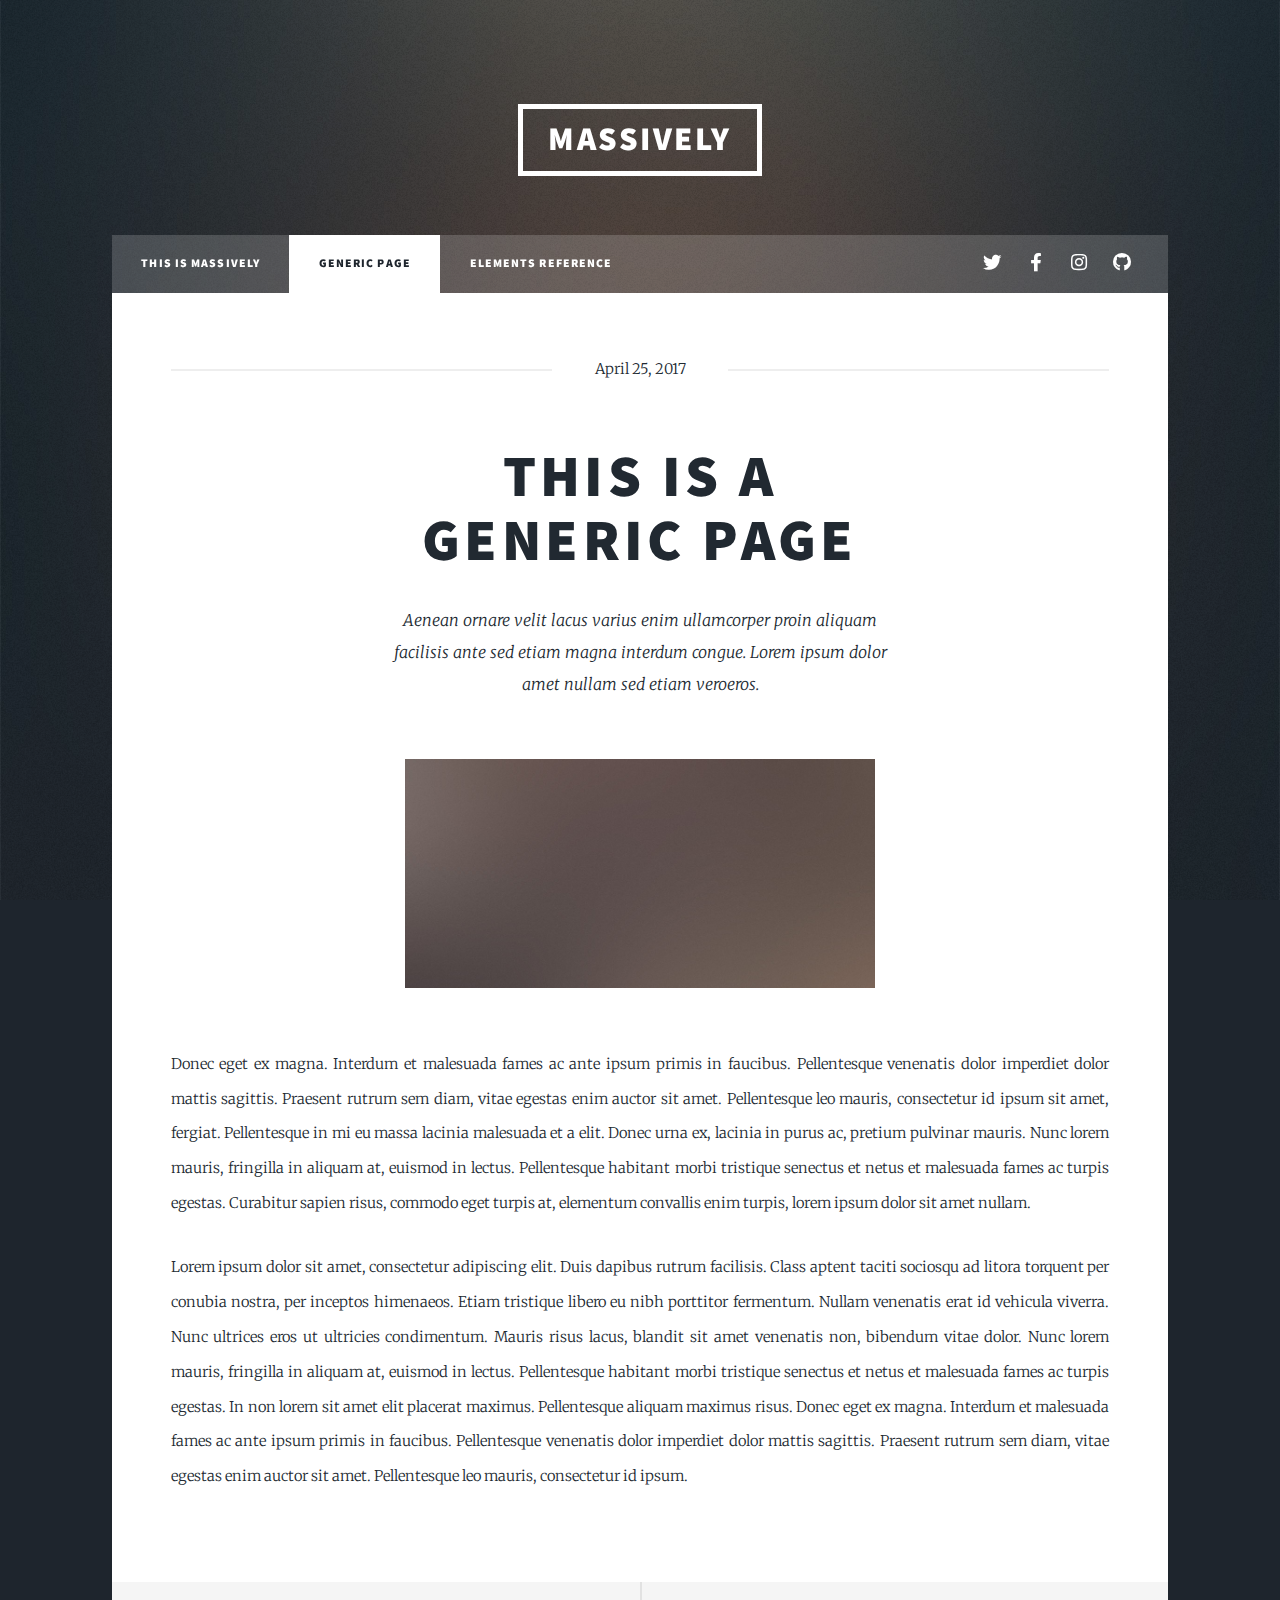
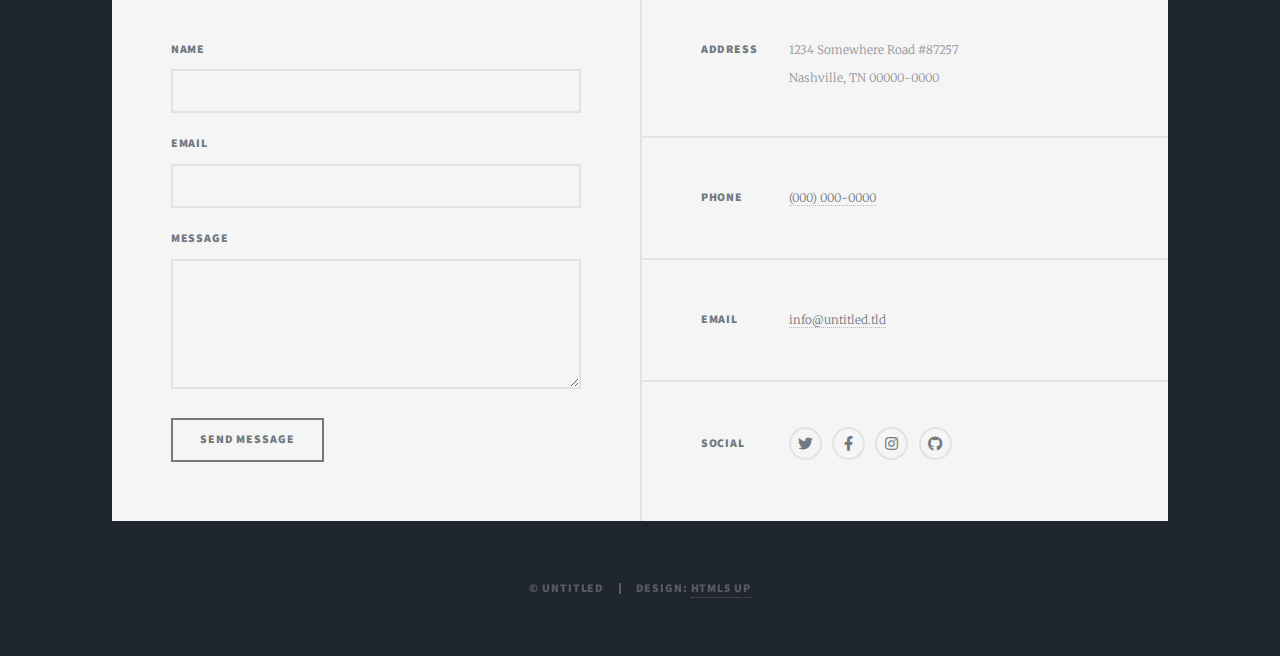
<file: generic.html>
<!DOCTYPE HTML>
<!--
	Massively by HTML5 UP
	html5up.net | @ajlkn
	Free for personal and commercial use under the CCA 3.0 license (html5up.net/license)
-->
<html>
	<head>
		<title>Generic Page - Massively by HTML5 UP</title>
		<meta charset="utf-8" />
		<meta name="viewport" content="width=device-width, initial-scale=1, user-scalable=no" />
		<link rel="stylesheet" href="assets/css/main.css" />
		<noscript><link rel="stylesheet" href="assets/css/noscript.css" /></noscript>
	</head>
	<body class="is-preload">

		<!-- Wrapper -->
			<div id="wrapper">

				<!-- Header -->
					<header id="header">
						<a href="index.html" class="logo">Massively</a>
					</header>

				<!-- Nav -->
					<nav id="nav">
						<ul class="links">
							<li><a href="index.html">This is Massively</a></li>
							<li class="active"><a href="generic.html">Generic Page</a></li>
							<li><a href="elements.html">Elements Reference</a></li>
						</ul>
						<ul class="icons">
							<li><a href="#" class="icon brands fa-twitter"><span class="label">Twitter</span></a></li>
							<li><a href="#" class="icon brands fa-facebook-f"><span class="label">Facebook</span></a></li>
							<li><a href="#" class="icon brands fa-instagram"><span class="label">Instagram</span></a></li>
							<li><a href="#" class="icon brands fa-github"><span class="label">GitHub</span></a></li>
						</ul>
					</nav>

				<!-- Main -->
					<div id="main">

						<!-- Post -->
							<section class="post">
								<header class="major">
									<span class="date">April 25, 2017</span>
									<h1>This is a<br />
									Generic Page</h1>
									<p>Aenean ornare velit lacus varius enim ullamcorper proin aliquam<br />
									facilisis ante sed etiam magna interdum congue. Lorem ipsum dolor<br />
									amet nullam sed etiam veroeros.</p>
								</header>
								<div class="image main"><img src="images/pic01.jpg" alt="" /></div>
								<p>Donec eget ex magna. Interdum et malesuada fames ac ante ipsum primis in faucibus. Pellentesque venenatis dolor imperdiet dolor mattis sagittis. Praesent rutrum sem diam, vitae egestas enim auctor sit amet. Pellentesque leo mauris, consectetur id ipsum sit amet, fergiat. Pellentesque in mi eu massa lacinia malesuada et a elit. Donec urna ex, lacinia in purus ac, pretium pulvinar mauris. Nunc lorem mauris, fringilla in aliquam at, euismod in lectus. Pellentesque habitant morbi tristique senectus et netus et malesuada fames ac turpis egestas. Curabitur sapien risus, commodo eget turpis at, elementum convallis enim turpis, lorem ipsum dolor sit amet nullam.</p>
								<p>Lorem ipsum dolor sit amet, consectetur adipiscing elit. Duis dapibus rutrum facilisis. Class aptent taciti sociosqu ad litora torquent per conubia nostra, per inceptos himenaeos. Etiam tristique libero eu nibh porttitor fermentum. Nullam venenatis erat id vehicula viverra. Nunc ultrices eros ut ultricies condimentum. Mauris risus lacus, blandit sit amet venenatis non, bibendum vitae dolor. Nunc lorem mauris, fringilla in aliquam at, euismod in lectus. Pellentesque habitant morbi tristique senectus et netus et malesuada fames ac turpis egestas. In non lorem sit amet elit placerat maximus. Pellentesque aliquam maximus risus. Donec eget ex magna. Interdum et malesuada fames ac ante ipsum primis in faucibus. Pellentesque venenatis dolor imperdiet dolor mattis sagittis. Praesent rutrum sem diam, vitae egestas enim auctor sit amet. Pellentesque leo mauris, consectetur id ipsum.</p>
							</section>

					</div>

				<!-- Footer -->
					<footer id="footer">
						<section>
							<form method="post" action="#">
								<div class="fields">
									<div class="field">
										<label for="name">Name</label>
										<input type="text" name="name" id="name" />
									</div>
									<div class="field">
										<label for="email">Email</label>
										<input type="text" name="email" id="email" />
									</div>
									<div class="field">
										<label for="message">Message</label>
										<textarea name="message" id="message" rows="3"></textarea>
									</div>
								</div>
								<ul class="actions">
									<li><input type="submit" value="Send Message" /></li>
								</ul>
							</form>
						</section>
						<section class="split contact">
							<section class="alt">
								<h3>Address</h3>
								<p>1234 Somewhere Road #87257<br />
								Nashville, TN 00000-0000</p>
							</section>
							<section>
								<h3>Phone</h3>
								<p><a href="#">(000) 000-0000</a></p>
							</section>
							<section>
								<h3>Email</h3>
								<p><a href="#">info@untitled.tld</a></p>
							</section>
							<section>
								<h3>Social</h3>
								<ul class="icons alt">
									<li><a href="#" class="icon brands alt fa-twitter"><span class="label">Twitter</span></a></li>
									<li><a href="#" class="icon brands alt fa-facebook-f"><span class="label">Facebook</span></a></li>
									<li><a href="#" class="icon brands alt fa-instagram"><span class="label">Instagram</span></a></li>
									<li><a href="#" class="icon brands alt fa-github"><span class="label">GitHub</span></a></li>
								</ul>
							</section>
						</section>
					</footer>

				<!-- Copyright -->
					<div id="copyright">
						<ul><li>&copy; Untitled</li><li>Design: <a href="https://html5up.net">HTML5 UP</a></li></ul>
					</div>

			</div>

		<!-- Scripts -->
			<script src="assets/js/jquery.min.js"></script>
			<script src="assets/js/jquery.scrollex.min.js"></script>
			<script src="assets/js/jquery.scrolly.min.js"></script>
			<script src="assets/js/browser.min.js"></script>
			<script src="assets/js/breakpoints.min.js"></script>
			<script src="assets/js/util.js"></script>
			<script src="assets/js/main.js"></script>

	</body>
</html>
</file>
<file: assets/css/main.css>
@import url(fontawesome-all.min.css);
@import url("https://fonts.googleapis.com/css?family=Merriweather:300,700,300italic,700italic|Source+Sans+Pro:900");

/*
	Massively by HTML5 UP
	html5up.net | @ajlkn
	Free for personal and commercial use under the CCA 3.0 license (html5up.net/license)
*/

html, body, div, span, applet, object,
iframe, h1, h2, h3, h4, h5, h6, p, blockquote,
pre, a, abbr, acronym, address, big, cite,
code, del, dfn, em, img, ins, kbd, q, s, samp,
small, strike, strong, sub, sup, tt, var, b,
u, i, center, dl, dt, dd, ol, ul, li, fieldset,
form, label, legend, table, caption, tbody,
tfoot, thead, tr, th, td, article, aside,
canvas, details, embed, figure, figcaption,
footer, header, hgroup, menu, nav, output, ruby,
section, summary, time, mark, audio, video {
	margin: 0;
	padding: 0;
	border: 0;
	font-size: 100%;
	font: inherit;
	vertical-align: baseline;}

article, aside, details, figcaption, figure,
footer, header, hgroup, menu, nav, section {
	display: block;}

body {
	line-height: 1;
}

ol, ul {
	list-style: none;
}

blockquote, q {
	quotes: none;
}

	blockquote:before, blockquote:after, q:before, q:after {
		content: '';
		content: none;
	}

table {
	border-collapse: collapse;
	border-spacing: 0;
}

body {
	-webkit-text-size-adjust: none;
}

mark {
	background-color: transparent;
	color: inherit;
}

input::-moz-focus-inner {
	border: 0;
	padding: 0;
}

input, select, textarea {
	-moz-appearance: none;
	-webkit-appearance: none;
	-ms-appearance: none;
	appearance: none;
}

/* Basic */

	@-ms-viewport {
		width: device-width;
	}

	body {
		-ms-overflow-style: scrollbar;
	}

	@media screen and (max-width: 480px) {

		html, body {
			min-width: 320px;
		}

	}

	html {
		box-sizing: border-box;
	}

	*, *:before, *:after {
		box-sizing: inherit;
	}

	body {
		background-color: #1e252d;
	}

		body.is-preload *, body.is-preload *:before, body.is-preload *:after {
			-moz-animation: none !important;
			-webkit-animation: none !important;
			-ms-animation: none !important;
			animation: none !important;
			-moz-transition: none !important;
			-webkit-transition: none !important;
			-ms-transition: none !important;
			transition: none !important;
		}

/* Type */

	html {
		font-size: 16pt;
	}

		@media screen and (max-width: 1680px) {

			html {
				font-size: 12pt;
			}

		}

		@media screen and (max-width: 1280px) {

			html {
				font-size: 11pt;
			}

		}

		@media screen and (max-width: 360px) {

			html {
				font-size: 10pt;
			}

		}

	body {
		color: #212931;
	}

	body, input, select, textarea {
		font-family: "Merriweather", Georgia, serif;
		font-weight: 300;
		font-size: 1rem;
		line-height: 2.375;
	}

	a {
		-moz-transition: color 0.2s ease-in-out, background-color 0.2s ease-in-out, border-color 0.2s ease-in-out, box-shadow 0.2s ease-in-out;
		-webkit-transition: color 0.2s ease-in-out, background-color 0.2s ease-in-out, border-color 0.2s ease-in-out, box-shadow 0.2s ease-in-out;
		-ms-transition: color 0.2s ease-in-out, background-color 0.2s ease-in-out, border-color 0.2s ease-in-out, box-shadow 0.2s ease-in-out;
		transition: color 0.2s ease-in-out, background-color 0.2s ease-in-out, border-color 0.2s ease-in-out, box-shadow 0.2s ease-in-out;
		border-bottom: dotted 1px;
		text-decoration: none;
	}

		a:hover {
			border-bottom-color: transparent;
		}

	strong, b {
		font-weight: 600;
	}

	em, i {
		font-style: italic;
	}

	p {
		text-align: justify;
		margin: 0 0 2rem 0;
	}

	h1, h2, h3, h4, h5, h6 {
		font-family: "Source Sans Pro", Helvetica, sans-serif;
		font-weight: 900;
		line-height: 1.5;
		letter-spacing: 0.075em;
		text-transform: uppercase;
		margin: 0 0 1rem 0;
	}

		h1 a, h2 a, h3 a, h4 a, h5 a, h6 a {
			border-bottom: 0;
			color: inherit;
			text-decoration: none;
		}

	h1 {
		font-size: 4rem;
		line-height: 1.1;
		margin: 0 0 2rem 0;
	}

	h2 {
		font-size: 1.75rem;
		line-height: 1.3;
		margin: 0 0 1.5rem 0;
	}

	h3 {
		font-size: 1.25rem;
		margin: 0 0 1.5rem 0;
	}

	h4 {
		font-size: 1rem;
	}

	h5 {
		font-size: 0.9rem;
	}

	h6 {
		font-size: 0.8rem;
	}

	sub {
		font-size: 0.8rem;
		position: relative;
		top: 0.5rem;
	}

	sup {
		font-size: 0.8rem;
		position: relative;
		top: -0.5rem;
	}

	blockquote {
		border-left: solid 4px;
		font-style: italic;
		margin: 0 0 2rem 0;
		padding: 0.5rem 0 0.5rem 2rem;
	}

	code {
		border: solid 2px;
		font-family: "Courier New", monospace;
		font-size: 0.9rem;
		margin: 0 0.25rem;
		padding: 0.25rem 0.65rem;
	}

	pre {
		-webkit-overflow-scrolling: touch;
		font-family: "Courier New", monospace;
		font-size: 0.9rem;
		margin: 0 0 2rem 0;
	}

		pre code {
			display: block;
			line-height: 1.75;
			padding: 1rem 1.5rem;
			overflow-x: auto;
		}

	hr {
		border: 0;
		border-bottom: solid 2px;
		margin: 3rem 0;
	}

		hr.major {
			margin: 5rem 0;
		}

	.align-left {
		text-align: left;
	}

	.align-center {
		text-align: center;
	}

	.align-right {
		text-align: right;
	}

	input, select, textarea {
		color: #212931;
	}

	a {
		color: #212931;
		border-bottom-color: rgba(33, 41, 49, 0.5);
	}

		a:hover {
			border-bottom-color: transparent;
			color: #18bfef !important;
		}

	strong, b {
		color: #212931;
	}

	h1, h2, h3, h4, h5, h6 {
		color: #212931;
	}

	blockquote {
		border-left-color: #eeeeee;
	}

	code {
		background: rgba(220, 220, 220, 0.25);
		border-color: #eeeeee;
	}

	hr {
		border-bottom-color: #eeeeee;
	}

/* Row */

	.row {
		display: flex;
		flex-wrap: wrap;
		box-sizing: border-box;
		align-items: stretch;
	}

		.row > * {
			box-sizing: border-box;
		}

		.row.gtr-uniform > * > :last-child {
			margin-bottom: 0;
		}

		.row.aln-left {
			justify-content: flex-start;
		}

		.row.aln-center {
			justify-content: center;
		}

		.row.aln-right {
			justify-content: flex-end;
		}

		.row.aln-top {
			align-items: flex-start;
		}

		.row.aln-middle {
			align-items: center;
		}

		.row.aln-bottom {
			align-items: flex-end;
		}

		.row > .imp {
			order: -1;
		}

		.row > .col-1 {
			width: 8.33333%;
		}

		.row > .off-1 {
			margin-left: 8.33333%;
		}

		.row > .col-2 {
			width: 16.66667%;
		}

		.row > .off-2 {
			margin-left: 16.66667%;
		}

		.row > .col-3 {
			width: 25%;
		}

		.row > .off-3 {
			margin-left: 25%;
		}

		.row > .col-4 {
			width: 33.33333%;
		}

		.row > .off-4 {
			margin-left: 33.33333%;
		}

		.row > .col-5 {
			width: 41.66667%;
		}

		.row > .off-5 {
			margin-left: 41.66667%;
		}

		.row > .col-6 {
			width: 50%;
		}

		.row > .off-6 {
			margin-left: 50%;
		}

		.row > .col-7 {
			width: 58.33333%;
		}

		.row > .off-7 {
			margin-left: 58.33333%;
		}

		.row > .col-8 {
			width: 66.66667%;
		}

		.row > .off-8 {
			margin-left: 66.66667%;
		}

		.row > .col-9 {
			width: 75%;
		}

		.row > .off-9 {
			margin-left: 75%;
		}

		.row > .col-10 {
			width: 83.33333%;
		}

		.row > .off-10 {
			margin-left: 83.33333%;
		}

		.row > .col-11 {
			width: 91.66667%;
		}

		.row > .off-11 {
			margin-left: 91.66667%;
		}

		.row > .col-12 {
			width: 100%;
		}

		.row > .off-12 {
			margin-left: 100%;
		}

		.row.gtr-0 {
			margin-top: 0;
			margin-left: 0rem;
		}

			.row.gtr-0 > * {
				padding: 0 0 0 0rem;
			}

			.row.gtr-0.gtr-uniform {
				margin-top: 0rem;
			}

				.row.gtr-0.gtr-uniform > * {
					padding-top: 0rem;
				}

		.row.gtr-25 {
			margin-top: 0;
			margin-left: -0.375rem;
		}

			.row.gtr-25 > * {
				padding: 0 0 0 0.375rem;
			}

			.row.gtr-25.gtr-uniform {
				margin-top: -0.375rem;
			}

				.row.gtr-25.gtr-uniform > * {
					padding-top: 0.375rem;
				}

		.row.gtr-50 {
			margin-top: 0;
			margin-left: -0.75rem;
		}

			.row.gtr-50 > * {
				padding: 0 0 0 0.75rem;
			}

			.row.gtr-50.gtr-uniform {
				margin-top: -0.75rem;
			}

				.row.gtr-50.gtr-uniform > * {
					padding-top: 0.75rem;
				}

		.row {
			margin-top: 0;
			margin-left: -1.5rem;
		}

			.row > * {
				padding: 0 0 0 1.5rem;
			}

			.row.gtr-uniform {
				margin-top: -1.5rem;
			}

				.row.gtr-uniform > * {
					padding-top: 1.5rem;
				}

		.row.gtr-150 {
			margin-top: 0;
			margin-left: -2.25rem;
		}

			.row.gtr-150 > * {
				padding: 0 0 0 2.25rem;
			}

			.row.gtr-150.gtr-uniform {
				margin-top: -2.25rem;
			}

				.row.gtr-150.gtr-uniform > * {
					padding-top: 2.25rem;
				}

		.row.gtr-200 {
			margin-top: 0;
			margin-left: -3rem;
		}

			.row.gtr-200 > * {
				padding: 0 0 0 3rem;
			}

			.row.gtr-200.gtr-uniform {
				margin-top: -3rem;
			}

				.row.gtr-200.gtr-uniform > * {
					padding-top: 3rem;
				}

		@media screen and (max-width: 1680px) {

			.row {
				display: flex;
				flex-wrap: wrap;
				box-sizing: border-box;
				align-items: stretch;
			}

				.row > * {
					box-sizing: border-box;
				}

				.row.gtr-uniform > * > :last-child {
					margin-bottom: 0;
				}

				.row.aln-left {
					justify-content: flex-start;
				}

				.row.aln-center {
					justify-content: center;
				}

				.row.aln-right {
					justify-content: flex-end;
				}

				.row.aln-top {
					align-items: flex-start;
				}

				.row.aln-middle {
					align-items: center;
				}

				.row.aln-bottom {
					align-items: flex-end;
				}

				.row > .imp-xlarge {
					order: -1;
				}

				.row > .col-1-xlarge {
					width: 8.33333%;
				}

				.row > .off-1-xlarge {
					margin-left: 8.33333%;
				}

				.row > .col-2-xlarge {
					width: 16.66667%;
				}

				.row > .off-2-xlarge {
					margin-left: 16.66667%;
				}

				.row > .col-3-xlarge {
					width: 25%;
				}

				.row > .off-3-xlarge {
					margin-left: 25%;
				}

				.row > .col-4-xlarge {
					width: 33.33333%;
				}

				.row > .off-4-xlarge {
					margin-left: 33.33333%;
				}

				.row > .col-5-xlarge {
					width: 41.66667%;
				}

				.row > .off-5-xlarge {
					margin-left: 41.66667%;
				}

				.row > .col-6-xlarge {
					width: 50%;
				}

				.row > .off-6-xlarge {
					margin-left: 50%;
				}

				.row > .col-7-xlarge {
					width: 58.33333%;
				}

				.row > .off-7-xlarge {
					margin-left: 58.33333%;
				}

				.row > .col-8-xlarge {
					width: 66.66667%;
				}

				.row > .off-8-xlarge {
					margin-left: 66.66667%;
				}

				.row > .col-9-xlarge {
					width: 75%;
				}

				.row > .off-9-xlarge {
					margin-left: 75%;
				}

				.row > .col-10-xlarge {
					width: 83.33333%;
				}

				.row > .off-10-xlarge {
					margin-left: 83.33333%;
				}

				.row > .col-11-xlarge {
					width: 91.66667%;
				}

				.row > .off-11-xlarge {
					margin-left: 91.66667%;
				}

				.row > .col-12-xlarge {
					width: 100%;
				}

				.row > .off-12-xlarge {
					margin-left: 100%;
				}

				.row.gtr-0 {
					margin-top: 0;
					margin-left: 0rem;
				}

					.row.gtr-0 > * {
						padding: 0 0 0 0rem;
					}

					.row.gtr-0.gtr-uniform {
						margin-top: 0rem;
					}

						.row.gtr-0.gtr-uniform > * {
							padding-top: 0rem;
						}

				.row.gtr-25 {
					margin-top: 0;
					margin-left: -0.375rem;
				}

					.row.gtr-25 > * {
						padding: 0 0 0 0.375rem;
					}

					.row.gtr-25.gtr-uniform {
						margin-top: -0.375rem;
					}

						.row.gtr-25.gtr-uniform > * {
							padding-top: 0.375rem;
						}

				.row.gtr-50 {
					margin-top: 0;
					margin-left: -0.75rem;
				}

					.row.gtr-50 > * {
						padding: 0 0 0 0.75rem;
					}

					.row.gtr-50.gtr-uniform {
						margin-top: -0.75rem;
					}

						.row.gtr-50.gtr-uniform > * {
							padding-top: 0.75rem;
						}

				.row {
					margin-top: 0;
					margin-left: -1.5rem;
				}

					.row > * {
						padding: 0 0 0 1.5rem;
					}

					.row.gtr-uniform {
						margin-top: -1.5rem;
					}

						.row.gtr-uniform > * {
							padding-top: 1.5rem;
						}

				.row.gtr-150 {
					margin-top: 0;
					margin-left: -2.25rem;
				}

					.row.gtr-150 > * {
						padding: 0 0 0 2.25rem;
					}

					.row.gtr-150.gtr-uniform {
						margin-top: -2.25rem;
					}

						.row.gtr-150.gtr-uniform > * {
							padding-top: 2.25rem;
						}

				.row.gtr-200 {
					margin-top: 0;
					margin-left: -3rem;
				}

					.row.gtr-200 > * {
						padding: 0 0 0 3rem;
					}

					.row.gtr-200.gtr-uniform {
						margin-top: -3rem;
					}

						.row.gtr-200.gtr-uniform > * {
							padding-top: 3rem;
						}

		}

		@media screen and (max-width: 1280px) {

			.row {
				display: flex;
				flex-wrap: wrap;
				box-sizing: border-box;
				align-items: stretch;
			}

				.row > * {
					box-sizing: border-box;
				}

				.row.gtr-uniform > * > :last-child {
					margin-bottom: 0;
				}

				.row.aln-left {
					justify-content: flex-start;
				}

				.row.aln-center {
					justify-content: center;
				}

				.row.aln-right {
					justify-content: flex-end;
				}

				.row.aln-top {
					align-items: flex-start;
				}

				.row.aln-middle {
					align-items: center;
				}

				.row.aln-bottom {
					align-items: flex-end;
				}

				.row > .imp-large {
					order: -1;
				}

				.row > .col-1-large {
					width: 8.33333%;
				}

				.row > .off-1-large {
					margin-left: 8.33333%;
				}

				.row > .col-2-large {
					width: 16.66667%;
				}

				.row > .off-2-large {
					margin-left: 16.66667%;
				}

				.row > .col-3-large {
					width: 25%;
				}

				.row > .off-3-large {
					margin-left: 25%;
				}

				.row > .col-4-large {
					width: 33.33333%;
				}

				.row > .off-4-large {
					margin-left: 33.33333%;
				}

				.row > .col-5-large {
					width: 41.66667%;
				}

				.row > .off-5-large {
					margin-left: 41.66667%;
				}

				.row > .col-6-large {
					width: 50%;
				}

				.row > .off-6-large {
					margin-left: 50%;
				}

				.row > .col-7-large {
					width: 58.33333%;
				}

				.row > .off-7-large {
					margin-left: 58.33333%;
				}

				.row > .col-8-large {
					width: 66.66667%;
				}

				.row > .off-8-large {
					margin-left: 66.66667%;
				}

				.row > .col-9-large {
					width: 75%;
				}

				.row > .off-9-large {
					margin-left: 75%;
				}

				.row > .col-10-large {
					width: 83.33333%;
				}

				.row > .off-10-large {
					margin-left: 83.33333%;
				}

				.row > .col-11-large {
					width: 91.66667%;
				}

				.row > .off-11-large {
					margin-left: 91.66667%;
				}

				.row > .col-12-large {
					width: 100%;
				}

				.row > .off-12-large {
					margin-left: 100%;
				}

				.row.gtr-0 {
					margin-top: 0;
					margin-left: 0rem;
				}

					.row.gtr-0 > * {
						padding: 0 0 0 0rem;
					}

					.row.gtr-0.gtr-uniform {
						margin-top: 0rem;
					}

						.row.gtr-0.gtr-uniform > * {
							padding-top: 0rem;
						}

				.row.gtr-25 {
					margin-top: 0;
					margin-left: -0.375rem;
				}

					.row.gtr-25 > * {
						padding: 0 0 0 0.375rem;
					}

					.row.gtr-25.gtr-uniform {
						margin-top: -0.375rem;
					}

						.row.gtr-25.gtr-uniform > * {
							padding-top: 0.375rem;
						}

				.row.gtr-50 {
					margin-top: 0;
					margin-left: -0.75rem;
				}

					.row.gtr-50 > * {
						padding: 0 0 0 0.75rem;
					}

					.row.gtr-50.gtr-uniform {
						margin-top: -0.75rem;
					}

						.row.gtr-50.gtr-uniform > * {
							padding-top: 0.75rem;
						}

				.row {
					margin-top: 0;
					margin-left: -1.5rem;
				}

					.row > * {
						padding: 0 0 0 1.5rem;
					}

					.row.gtr-uniform {
						margin-top: -1.5rem;
					}

						.row.gtr-uniform > * {
							padding-top: 1.5rem;
						}

				.row.gtr-150 {
					margin-top: 0;
					margin-left: -2.25rem;
				}

					.row.gtr-150 > * {
						padding: 0 0 0 2.25rem;
					}

					.row.gtr-150.gtr-uniform {
						margin-top: -2.25rem;
					}

						.row.gtr-150.gtr-uniform > * {
							padding-top: 2.25rem;
						}

				.row.gtr-200 {
					margin-top: 0;
					margin-left: -3rem;
				}

					.row.gtr-200 > * {
						padding: 0 0 0 3rem;
					}

					.row.gtr-200.gtr-uniform {
						margin-top: -3rem;
					}

						.row.gtr-200.gtr-uniform > * {
							padding-top: 3rem;
						}

		}

		@media screen and (max-width: 980px) {

			.row {
				display: flex;
				flex-wrap: wrap;
				box-sizing: border-box;
				align-items: stretch;
			}

				.row > * {
					box-sizing: border-box;
				}

				.row.gtr-uniform > * > :last-child {
					margin-bottom: 0;
				}

				.row.aln-left {
					justify-content: flex-start;
				}

				.row.aln-center {
					justify-content: center;
				}

				.row.aln-right {
					justify-content: flex-end;
				}

				.row.aln-top {
					align-items: flex-start;
				}

				.row.aln-middle {
					align-items: center;
				}

				.row.aln-bottom {
					align-items: flex-end;
				}

				.row > .imp-medium {
					order: -1;
				}

				.row > .col-1-medium {
					width: 8.33333%;
				}

				.row > .off-1-medium {
					margin-left: 8.33333%;
				}

				.row > .col-2-medium {
					width: 16.66667%;
				}

				.row > .off-2-medium {
					margin-left: 16.66667%;
				}

				.row > .col-3-medium {
					width: 25%;
				}

				.row > .off-3-medium {
					margin-left: 25%;
				}

				.row > .col-4-medium {
					width: 33.33333%;
				}

				.row > .off-4-medium {
					margin-left: 33.33333%;
				}

				.row > .col-5-medium {
					width: 41.66667%;
				}

				.row > .off-5-medium {
					margin-left: 41.66667%;
				}

				.row > .col-6-medium {
					width: 50%;
				}

				.row > .off-6-medium {
					margin-left: 50%;
				}

				.row > .col-7-medium {
					width: 58.33333%;
				}

				.row > .off-7-medium {
					margin-left: 58.33333%;
				}

				.row > .col-8-medium {
					width: 66.66667%;
				}

				.row > .off-8-medium {
					margin-left: 66.66667%;
				}

				.row > .col-9-medium {
					width: 75%;
				}

				.row > .off-9-medium {
					margin-left: 75%;
				}

				.row > .col-10-medium {
					width: 83.33333%;
				}

				.row > .off-10-medium {
					margin-left: 83.33333%;
				}

				.row > .col-11-medium {
					width: 91.66667%;
				}

				.row > .off-11-medium {
					margin-left: 91.66667%;
				}

				.row > .col-12-medium {
					width: 100%;
				}

				.row > .off-12-medium {
					margin-left: 100%;
				}

				.row.gtr-0 {
					margin-top: 0;
					margin-left: 0rem;
				}

					.row.gtr-0 > * {
						padding: 0 0 0 0rem;
					}

					.row.gtr-0.gtr-uniform {
						margin-top: 0rem;
					}

						.row.gtr-0.gtr-uniform > * {
							padding-top: 0rem;
						}

				.row.gtr-25 {
					margin-top: 0;
					margin-left: -0.375rem;
				}

					.row.gtr-25 > * {
						padding: 0 0 0 0.375rem;
					}

					.row.gtr-25.gtr-uniform {
						margin-top: -0.375rem;
					}

						.row.gtr-25.gtr-uniform > * {
							padding-top: 0.375rem;
						}

				.row.gtr-50 {
					margin-top: 0;
					margin-left: -0.75rem;
				}

					.row.gtr-50 > * {
						padding: 0 0 0 0.75rem;
					}

					.row.gtr-50.gtr-uniform {
						margin-top: -0.75rem;
					}

						.row.gtr-50.gtr-uniform > * {
							padding-top: 0.75rem;
						}

				.row {
					margin-top: 0;
					margin-left: -1.5rem;
				}

					.row > * {
						padding: 0 0 0 1.5rem;
					}

					.row.gtr-uniform {
						margin-top: -1.5rem;
					}

						.row.gtr-uniform > * {
							padding-top: 1.5rem;
						}

				.row.gtr-150 {
					margin-top: 0;
					margin-left: -2.25rem;
				}

					.row.gtr-150 > * {
						padding: 0 0 0 2.25rem;
					}

					.row.gtr-150.gtr-uniform {
						margin-top: -2.25rem;
					}

						.row.gtr-150.gtr-uniform > * {
							padding-top: 2.25rem;
						}

				.row.gtr-200 {
					margin-top: 0;
					margin-left: -3rem;
				}

					.row.gtr-200 > * {
						padding: 0 0 0 3rem;
					}

					.row.gtr-200.gtr-uniform {
						margin-top: -3rem;
					}

						.row.gtr-200.gtr-uniform > * {
							padding-top: 3rem;
						}

		}

		@media screen and (max-width: 736px) {

			.row {
				display: flex;
				flex-wrap: wrap;
				box-sizing: border-box;
				align-items: stretch;
			}

				.row > * {
					box-sizing: border-box;
				}

				.row.gtr-uniform > * > :last-child {
					margin-bottom: 0;
				}

				.row.aln-left {
					justify-content: flex-start;
				}

				.row.aln-center {
					justify-content: center;
				}

				.row.aln-right {
					justify-content: flex-end;
				}

				.row.aln-top {
					align-items: flex-start;
				}

				.row.aln-middle {
					align-items: center;
				}

				.row.aln-bottom {
					align-items: flex-end;
				}

				.row > .imp-small {
					order: -1;
				}

				.row > .col-1-small {
					width: 8.33333%;
				}

				.row > .off-1-small {
					margin-left: 8.33333%;
				}

				.row > .col-2-small {
					width: 16.66667%;
				}

				.row > .off-2-small {
					margin-left: 16.66667%;
				}

				.row > .col-3-small {
					width: 25%;
				}

				.row > .off-3-small {
					margin-left: 25%;
				}

				.row > .col-4-small {
					width: 33.33333%;
				}

				.row > .off-4-small {
					margin-left: 33.33333%;
				}

				.row > .col-5-small {
					width: 41.66667%;
				}

				.row > .off-5-small {
					margin-left: 41.66667%;
				}

				.row > .col-6-small {
					width: 50%;
				}

				.row > .off-6-small {
					margin-left: 50%;
				}

				.row > .col-7-small {
					width: 58.33333%;
				}

				.row > .off-7-small {
					margin-left: 58.33333%;
				}

				.row > .col-8-small {
					width: 66.66667%;
				}

				.row > .off-8-small {
					margin-left: 66.66667%;
				}

				.row > .col-9-small {
					width: 75%;
				}

				.row > .off-9-small {
					margin-left: 75%;
				}

				.row > .col-10-small {
					width: 83.33333%;
				}

				.row > .off-10-small {
					margin-left: 83.33333%;
				}

				.row > .col-11-small {
					width: 91.66667%;
				}

				.row > .off-11-small {
					margin-left: 91.66667%;
				}

				.row > .col-12-small {
					width: 100%;
				}

				.row > .off-12-small {
					margin-left: 100%;
				}

				.row.gtr-0 {
					margin-top: 0;
					margin-left: 0rem;
				}

					.row.gtr-0 > * {
						padding: 0 0 0 0rem;
					}

					.row.gtr-0.gtr-uniform {
						margin-top: 0rem;
					}

						.row.gtr-0.gtr-uniform > * {
							padding-top: 0rem;
						}

				.row.gtr-25 {
					margin-top: 0;
					margin-left: -0.375rem;
				}

					.row.gtr-25 > * {
						padding: 0 0 0 0.375rem;
					}

					.row.gtr-25.gtr-uniform {
						margin-top: -0.375rem;
					}

						.row.gtr-25.gtr-uniform > * {
							padding-top: 0.375rem;
						}

				.row.gtr-50 {
					margin-top: 0;
					margin-left: -0.75rem;
				}

					.row.gtr-50 > * {
						padding: 0 0 0 0.75rem;
					}

					.row.gtr-50.gtr-uniform {
						margin-top: -0.75rem;
					}

						.row.gtr-50.gtr-uniform > * {
							padding-top: 0.75rem;
						}

				.row {
					margin-top: 0;
					margin-left: -1.5rem;
				}

					.row > * {
						padding: 0 0 0 1.5rem;
					}

					.row.gtr-uniform {
						margin-top: -1.5rem;
					}

						.row.gtr-uniform > * {
							padding-top: 1.5rem;
						}

				.row.gtr-150 {
					margin-top: 0;
					margin-left: -2.25rem;
				}

					.row.gtr-150 > * {
						padding: 0 0 0 2.25rem;
					}

					.row.gtr-150.gtr-uniform {
						margin-top: -2.25rem;
					}

						.row.gtr-150.gtr-uniform > * {
							padding-top: 2.25rem;
						}

				.row.gtr-200 {
					margin-top: 0;
					margin-left: -3rem;
				}

					.row.gtr-200 > * {
						padding: 0 0 0 3rem;
					}

					.row.gtr-200.gtr-uniform {
						margin-top: -3rem;
					}

						.row.gtr-200.gtr-uniform > * {
							padding-top: 3rem;
						}

		}

		@media screen and (max-width: 480px) {

			.row {
				display: flex;
				flex-wrap: wrap;
				box-sizing: border-box;
				align-items: stretch;
			}

				.row > * {
					box-sizing: border-box;
				}

				.row.gtr-uniform > * > :last-child {
					margin-bottom: 0;
				}

				.row.aln-left {
					justify-content: flex-start;
				}

				.row.aln-center {
					justify-content: center;
				}

				.row.aln-right {
					justify-content: flex-end;
				}

				.row.aln-top {
					align-items: flex-start;
				}

				.row.aln-middle {
					align-items: center;
				}

				.row.aln-bottom {
					align-items: flex-end;
				}

				.row > .imp-xsmall {
					order: -1;
				}

				.row > .col-1-xsmall {
					width: 8.33333%;
				}

				.row > .off-1-xsmall {
					margin-left: 8.33333%;
				}

				.row > .col-2-xsmall {
					width: 16.66667%;
				}

				.row > .off-2-xsmall {
					margin-left: 16.66667%;
				}

				.row > .col-3-xsmall {
					width: 25%;
				}

				.row > .off-3-xsmall {
					margin-left: 25%;
				}

				.row > .col-4-xsmall {
					width: 33.33333%;
				}

				.row > .off-4-xsmall {
					margin-left: 33.33333%;
				}

				.row > .col-5-xsmall {
					width: 41.66667%;
				}

				.row > .off-5-xsmall {
					margin-left: 41.66667%;
				}

				.row > .col-6-xsmall {
					width: 50%;
				}

				.row > .off-6-xsmall {
					margin-left: 50%;
				}

				.row > .col-7-xsmall {
					width: 58.33333%;
				}

				.row > .off-7-xsmall {
					margin-left: 58.33333%;
				}

				.row > .col-8-xsmall {
					width: 66.66667%;
				}

				.row > .off-8-xsmall {
					margin-left: 66.66667%;
				}

				.row > .col-9-xsmall {
					width: 75%;
				}

				.row > .off-9-xsmall {
					margin-left: 75%;
				}

				.row > .col-10-xsmall {
					width: 83.33333%;
				}

				.row > .off-10-xsmall {
					margin-left: 83.33333%;
				}

				.row > .col-11-xsmall {
					width: 91.66667%;
				}

				.row > .off-11-xsmall {
					margin-left: 91.66667%;
				}

				.row > .col-12-xsmall {
					width: 100%;
				}

				.row > .off-12-xsmall {
					margin-left: 100%;
				}

				.row.gtr-0 {
					margin-top: 0;
					margin-left: 0rem;
				}

					.row.gtr-0 > * {
						padding: 0 0 0 0rem;
					}

					.row.gtr-0.gtr-uniform {
						margin-top: 0rem;
					}

						.row.gtr-0.gtr-uniform > * {
							padding-top: 0rem;
						}

				.row.gtr-25 {
					margin-top: 0;
					margin-left: -0.375rem;
				}

					.row.gtr-25 > * {
						padding: 0 0 0 0.375rem;
					}

					.row.gtr-25.gtr-uniform {
						margin-top: -0.375rem;
					}

						.row.gtr-25.gtr-uniform > * {
							padding-top: 0.375rem;
						}

				.row.gtr-50 {
					margin-top: 0;
					margin-left: -0.75rem;
				}

					.row.gtr-50 > * {
						padding: 0 0 0 0.75rem;
					}

					.row.gtr-50.gtr-uniform {
						margin-top: -0.75rem;
					}

						.row.gtr-50.gtr-uniform > * {
							padding-top: 0.75rem;
						}

				.row {
					margin-top: 0;
					margin-left: -1.5rem;
				}

					.row > * {
						padding: 0 0 0 1.5rem;
					}

					.row.gtr-uniform {
						margin-top: -1.5rem;
					}

						.row.gtr-uniform > * {
							padding-top: 1.5rem;
						}

				.row.gtr-150 {
					margin-top: 0;
					margin-left: -2.25rem;
				}

					.row.gtr-150 > * {
						padding: 0 0 0 2.25rem;
					}

					.row.gtr-150.gtr-uniform {
						margin-top: -2.25rem;
					}

						.row.gtr-150.gtr-uniform > * {
							padding-top: 2.25rem;
						}

				.row.gtr-200 {
					margin-top: 0;
					margin-left: -3rem;
				}

					.row.gtr-200 > * {
						padding: 0 0 0 3rem;
					}

					.row.gtr-200.gtr-uniform {
						margin-top: -3rem;
					}

						.row.gtr-200.gtr-uniform > * {
							padding-top: 3rem;
						}

		}

		@media screen and (max-width: 360px) {

			.row {
				display: flex;
				flex-wrap: wrap;
				box-sizing: border-box;
				align-items: stretch;
			}

				.row > * {
					box-sizing: border-box;
				}

				.row.gtr-uniform > * > :last-child {
					margin-bottom: 0;
				}

				.row.aln-left {
					justify-content: flex-start;
				}

				.row.aln-center {
					justify-content: center;
				}

				.row.aln-right {
					justify-content: flex-end;
				}

				.row.aln-top {
					align-items: flex-start;
				}

				.row.aln-middle {
					align-items: center;
				}

				.row.aln-bottom {
					align-items: flex-end;
				}

				.row > .imp-xxsmall {
					order: -1;
				}

				.row > .col-1-xxsmall {
					width: 8.33333%;
				}

				.row > .off-1-xxsmall {
					margin-left: 8.33333%;
				}

				.row > .col-2-xxsmall {
					width: 16.66667%;
				}

				.row > .off-2-xxsmall {
					margin-left: 16.66667%;
				}

				.row > .col-3-xxsmall {
					width: 25%;
				}

				.row > .off-3-xxsmall {
					margin-left: 25%;
				}

				.row > .col-4-xxsmall {
					width: 33.33333%;
				}

				.row > .off-4-xxsmall {
					margin-left: 33.33333%;
				}

				.row > .col-5-xxsmall {
					width: 41.66667%;
				}

				.row > .off-5-xxsmall {
					margin-left: 41.66667%;
				}

				.row > .col-6-xxsmall {
					width: 50%;
				}

				.row > .off-6-xxsmall {
					margin-left: 50%;
				}

				.row > .col-7-xxsmall {
					width: 58.33333%;
				}

				.row > .off-7-xxsmall {
					margin-left: 58.33333%;
				}

				.row > .col-8-xxsmall {
					width: 66.66667%;
				}

				.row > .off-8-xxsmall {
					margin-left: 66.66667%;
				}

				.row > .col-9-xxsmall {
					width: 75%;
				}

				.row > .off-9-xxsmall {
					margin-left: 75%;
				}

				.row > .col-10-xxsmall {
					width: 83.33333%;
				}

				.row > .off-10-xxsmall {
					margin-left: 83.33333%;
				}

				.row > .col-11-xxsmall {
					width: 91.66667%;
				}

				.row > .off-11-xxsmall {
					margin-left: 91.66667%;
				}

				.row > .col-12-xxsmall {
					width: 100%;
				}

				.row > .off-12-xxsmall {
					margin-left: 100%;
				}

				.row.gtr-0 {
					margin-top: 0;
					margin-left: 0rem;
				}

					.row.gtr-0 > * {
						padding: 0 0 0 0rem;
					}

					.row.gtr-0.gtr-uniform {
						margin-top: 0rem;
					}

						.row.gtr-0.gtr-uniform > * {
							padding-top: 0rem;
						}

				.row.gtr-25 {
					margin-top: 0;
					margin-left: -0.375rem;
				}

					.row.gtr-25 > * {
						padding: 0 0 0 0.375rem;
					}

					.row.gtr-25.gtr-uniform {
						margin-top: -0.375rem;
					}

						.row.gtr-25.gtr-uniform > * {
							padding-top: 0.375rem;
						}

				.row.gtr-50 {
					margin-top: 0;
					margin-left: -0.75rem;
				}

					.row.gtr-50 > * {
						padding: 0 0 0 0.75rem;
					}

					.row.gtr-50.gtr-uniform {
						margin-top: -0.75rem;
					}

						.row.gtr-50.gtr-uniform > * {
							padding-top: 0.75rem;
						}

				.row {
					margin-top: 0;
					margin-left: -1.5rem;
				}

					.row > * {
						padding: 0 0 0 1.5rem;
					}

					.row.gtr-uniform {
						margin-top: -1.5rem;
					}

						.row.gtr-uniform > * {
							padding-top: 1.5rem;
						}

				.row.gtr-150 {
					margin-top: 0;
					margin-left: -2.25rem;
				}

					.row.gtr-150 > * {
						padding: 0 0 0 2.25rem;
					}

					.row.gtr-150.gtr-uniform {
						margin-top: -2.25rem;
					}

						.row.gtr-150.gtr-uniform > * {
							padding-top: 2.25rem;
						}

				.row.gtr-200 {
					margin-top: 0;
					margin-left: -3rem;
				}

					.row.gtr-200 > * {
						padding: 0 0 0 3rem;
					}

					.row.gtr-200.gtr-uniform {
						margin-top: -3rem;
					}

						.row.gtr-200.gtr-uniform > * {
							padding-top: 3rem;
						}

		}

/* Box */

	.box {
		border: solid 2px;
		margin-bottom: 2rem;
		padding: 1.5rem;
	}

		.box > :last-child,
		.box > :last-child > :last-child,
		.box > :last-child > :last-child > :last-child {
			margin-bottom: 0;
		}

		.box.alt {
			border: 0;
			border-radius: 0;
			padding: 0;
		}

	.box {
		border-color: #eeeeee;
	}

/* Button */

	input[type="submit"],
	input[type="reset"],
	input[type="button"],
	button,
	.button {
		-moz-appearance: none;
		-webkit-appearance: none;
		-ms-appearance: none;
		appearance: none;
		-moz-transition: background-color 0.2s ease-in-out, box-shadow 0.2s ease-in-out, color 0.2s ease-in-out;
		-webkit-transition: background-color 0.2s ease-in-out, box-shadow 0.2s ease-in-out, color 0.2s ease-in-out;
		-ms-transition: background-color 0.2s ease-in-out, box-shadow 0.2s ease-in-out, color 0.2s ease-in-out;
		transition: background-color 0.2s ease-in-out, box-shadow 0.2s ease-in-out, color 0.2s ease-in-out;
		border: 0;
		border-radius: 0;
		cursor: pointer;
		display: inline-block;
		font-family: "Source Sans Pro", Helvetica, sans-serif;
		font-size: 0.8rem;
		font-weight: 900;
		letter-spacing: 0.075em;
		height: 3rem;
		line-height: 3rem;
		padding: 0 2rem;
		text-align: center;
		text-decoration: none;
		text-transform: uppercase;
		white-space: nowrap;
	}

		input[type="submit"].icon:before,
		input[type="reset"].icon:before,
		input[type="button"].icon:before,
		button.icon:before,
		.button.icon:before {
			margin-right: 0.5rem;
		}

		input[type="submit"].icon.solo,
		input[type="reset"].icon.solo,
		input[type="button"].icon.solo,
		button.icon.solo,
		.button.icon.solo {
			position: relative;
			width: 4rem;
			height: 4rem;
			line-height: 4rem;
			border-radius: 4rem;
			text-indent: 4rem;
			overflow: hidden;
			padding: 0;
			white-space: nowrap;
		}

			input[type="submit"].icon.solo:before,
			input[type="reset"].icon.solo:before,
			input[type="button"].icon.solo:before,
			button.icon.solo:before,
			.button.icon.solo:before {
				position: absolute;
				display: block;
				top: 0;
				left: 0;
				width: inherit;
				height: inherit;
				line-height: inherit;
				font-size: 1.25rem;
				margin-right: 0;
				text-align: center;
				text-indent: 0;
			}

		input[type="submit"].fit,
		input[type="reset"].fit,
		input[type="button"].fit,
		button.fit,
		.button.fit {
			width: 100%;
		}

		input[type="submit"].small,
		input[type="reset"].small,
		input[type="button"].small,
		button.small,
		.button.small {
			font-size: 0.7rem;
			height: 2.5rem;
			line-height: 2.5rem;
			padding: 0 1.5rem;
		}

		input[type="submit"].large,
		input[type="reset"].large,
		input[type="button"].large,
		button.large,
		.button.large {
			font-size: 0.9rem;
			height: 3.5rem;
			line-height: 3.5rem;
			padding: 0 2.75rem;
		}

		@media screen and (max-width: 980px) {

			input[type="submit"],
			input[type="reset"],
			input[type="button"],
			button,
			.button {
				font-size: 0.9rem;
				height: 3.25rem;
				line-height: 3.25rem;
			}

				input[type="submit"].large,
				input[type="reset"].large,
				input[type="button"].large,
				button.large,
				.button.large {
					font-size: 1rem;
					height: 3.75rem;
					line-height: 3.75rem;
				}

		}

		input[type="submit"].disabled, input[type="submit"]:disabled,
		input[type="reset"].disabled,
		input[type="reset"]:disabled,
		input[type="button"].disabled,
		input[type="button"]:disabled,
		button.disabled,
		button:disabled,
		.button.disabled,
		.button:disabled {
			pointer-events: none;
			opacity: 0.25;
		}

	input[type="submit"],
	input[type="reset"],
	input[type="button"],
	button,
	.button {
		background-color: transparent;
		box-shadow: inset 0 0 0 2px #212931;
		color: #212931 !important;
	}

		input[type="submit"]:hover,
		input[type="reset"]:hover,
		input[type="button"]:hover,
		button:hover,
		.button:hover {
			box-shadow: inset 0 0 0 2px #18bfef;
			color: #18bfef !important;
		}

		input[type="submit"].primary,
		input[type="reset"].primary,
		input[type="button"].primary,
		button.primary,
		.button.primary {
			background-color: #212931;
			box-shadow: none;
			color: #ffffff !important;
		}

			input[type="submit"].primary:hover,
			input[type="reset"].primary:hover,
			input[type="button"].primary:hover,
			button.primary:hover,
			.button.primary:hover {
				background-color: #18bfef;
			}


.center{
	text-align: center;
}

/* Form */

	form {
		margin: 0 0 2rem 0;
	}

		form > :last-child {
			margin-bottom: 0;
		}

		form > .fields {
			display: -moz-flex;
			display: -webkit-flex;
			display: -ms-flex;
			display: flex;
			-moz-flex-wrap: wrap;
			-webkit-flex-wrap: wrap;
			-ms-flex-wrap: wrap;
			flex-wrap: wrap;
			width: calc(100% + 3rem);
			margin: -1.5rem 0 2rem -1.5rem;
		}

			form > .fields > .field {
				-moz-flex-grow: 0;
				-webkit-flex-grow: 0;
				-ms-flex-grow: 0;
				flex-grow: 0;
				-moz-flex-shrink: 0;
				-webkit-flex-shrink: 0;
				-ms-flex-shrink: 0;
				flex-shrink: 0;
				padding: 1.5rem 0 0 1.5rem;
				width: calc(100% - 1.5rem);
			}

				form > .fields > .field.half {
					width: calc(50% - 0.75rem);
				}

				form > .fields > .field.third {
					width: calc(100%/3 - 0.5rem);
				}

				form > .fields > .field.quarter {
					width: calc(25% - 0.375rem);
				}

		@media screen and (max-width: 480px) {

			form > .fields {
				width: calc(100% + 3rem);
				margin: -1.5rem 0 2rem -1.5rem;
			}

				form > .fields > .field {
					padding: 1.5rem 0 0 1.5rem;
					width: calc(100% - 1.5rem);
				}

					form > .fields > .field.half {
						width: calc(100% - 1.5rem);
					}

					form > .fields > .field.third {
						width: calc(100% - 1.5rem);
					}

					form > .fields > .field.quarter {
						width: calc(100% - 1.5rem);
					}

		}

	label {
		display: block;
		font-family: "Source Sans Pro", Helvetica, sans-serif;
		font-weight: 900;
		line-height: 1.5;
		letter-spacing: 0.075em;
		font-size: 0.8rem;
		text-transform: uppercase;
		margin: 0 0 0.75rem 0;
	}

		@media screen and (max-width: 980px) {

			label {
				font-size: 0.9rem;
			}

		}

	input[type="text"],
	input[type="password"],
	input[type="email"],
	select,
	textarea {
		-moz-appearance: none;
		-webkit-appearance: none;
		-ms-appearance: none;
		appearance: none;
		background: transparent;
		border-radius: 0;
		border: solid 2px;
		color: inherit;
		display: block;
		outline: 0;
		padding: 0 1rem;
		text-decoration: none;
		width: 100%;
	}

		input[type="text"]:invalid,
		input[type="password"]:invalid,
		input[type="email"]:invalid,
		select:invalid,
		textarea:invalid {
			box-shadow: none;
		}

	select {
		background-size: 1.25rem;
		background-repeat: no-repeat;
		background-position: calc(100% - 1rem) center;
		height: 3rem;
		padding-right: 3rem;
		text-overflow: ellipsis;
	}

		select:focus::-ms-value {
			background-color: transparent;
		}

		select::-ms-expand {
			display: none;
		}

	input[type="text"],
	input[type="password"],
	input[type="email"],
	select {
		height: 3rem;
	}

	textarea {
		padding: 0.75rem 1rem;
	}

	input[type="checkbox"],
	input[type="radio"] {
		-moz-appearance: none;
		-webkit-appearance: none;
		-ms-appearance: none;
		appearance: none;
		display: block;
		float: left;
		margin-right: -2rem;
		opacity: 0;
		width: 1rem;
		z-index: -1;
	}

		input[type="checkbox"] + label,
		input[type="radio"] + label {
			text-decoration: none;
			cursor: pointer;
			display: inline-block;
			font-size: 1rem;
			letter-spacing: 0;
			font-family: "Merriweather", Georgia, serif;
			text-transform: none;
			font-weight: 300;
			padding-left: 2.8rem;
			padding-right: 1rem;
			position: relative;
		}

			input[type="checkbox"] + label:before,
			input[type="radio"] + label:before {
				-moz-osx-font-smoothing: grayscale;
				-webkit-font-smoothing: antialiased;
				display: inline-block;
				font-style: normal;
				font-variant: normal;
				text-rendering: auto;
				line-height: 1;
				text-transform: none !important;
				font-family: 'Font Awesome 5 Free';
				font-weight: 900;
			}

			input[type="checkbox"] + label:before,
			input[type="radio"] + label:before {
				border-radius: 0;
				border: solid 2px;
				content: '';
				display: inline-block;
				font-size: 0.8rem;
				height: 1.8rem;
				left: 0;
				line-height: 1.65rem;
				position: absolute;
				text-align: center;
				top: -0.125rem;
				width: 1.8rem;
			}

		input[type="checkbox"]:checked + label:before,
		input[type="radio"]:checked + label:before {
			content: '\f00c';
		}

	input[type="checkbox"] + label:before {
		border-radius: 0;
	}

	input[type="radio"] + label:before {
		border-radius: 100%;
	}

	::-webkit-input-placeholder {
		opacity: 1.0;
	}

	:-moz-placeholder {
		opacity: 1.0;
	}

	::-moz-placeholder {
		opacity: 1.0;
	}

	:-ms-input-placeholder {
		opacity: 1.0;
	}

	label {
		color: #212931;
	}

	input[type="text"],
	input[type="password"],
	input[type="email"],
	select,
	textarea {
		border-color: #eeeeee;
	}

		input[type="text"]:focus,
		input[type="password"]:focus,
		input[type="email"]:focus,
		select:focus,
		textarea:focus {
			border-color: #18bfef;
		}

	select {
		background-image: url("data:image/svg+xml;charset=utf8,%3Csvg xmlns='http://www.w3.org/2000/svg' width='40' height='40' preserveAspectRatio='none' viewBox='0 0 40 40'%3E%3Cpath d='M9.4,12.3l10.4,10.4l10.4-10.4c0.2-0.2,0.5-0.4,0.9-0.4c0.3,0,0.6,0.1,0.9,0.4l3.3,3.3c0.2,0.2,0.4,0.5,0.4,0.9 c0,0.4-0.1,0.6-0.4,0.9L20.7,31.9c-0.2,0.2-0.5,0.4-0.9,0.4c-0.3,0-0.6-0.1-0.9-0.4L4.3,17.3c-0.2-0.2-0.4-0.5-0.4-0.9 c0-0.4,0.1-0.6,0.4-0.9l3.3-3.3c0.2-0.2,0.5-0.4,0.9-0.4S9.1,12.1,9.4,12.3z' fill='%23eeeeee' /%3E%3C/svg%3E");
	}

		select option {
			background-color: #ffffff;
			color: #212931;
		}

	.select-wrapper:before {
		color: #eeeeee;
	}

	input[type="checkbox"] + label,
	input[type="radio"] + label {
		color: #212931;
	}

		input[type="checkbox"] + label:before,
		input[type="radio"] + label:before {
			border-color: #eeeeee;
		}

	input[type="checkbox"]:checked + label:before,
	input[type="radio"]:checked + label:before {
		background-color: #212931;
		border-color: #212931;
		color: #ffffff;
	}

	input[type="checkbox"]:focus + label:before,
	input[type="radio"]:focus + label:before {
		border-color: #18bfef;
	}

	::-webkit-input-placeholder {
		color: #909498 !important;
	}

	:-moz-placeholder {
		color: #909498 !important;
	}

	::-moz-placeholder {
		color: #909498 !important;
	}

	:-ms-input-placeholder {
		color: #909498 !important;
	}

	.formerize-placeholder {
		color: #909498 !important;
	}

/* Icon */

	.icon {
		text-decoration: none;
		border-bottom: none;
		position: relative;
	}

		.icon:before {
			-moz-osx-font-smoothing: grayscale;
			-webkit-font-smoothing: antialiased;
			display: inline-block;
			font-style: normal;
			font-variant: normal;
			text-rendering: auto;
			line-height: 1;
			text-transform: none !important;
			font-family: 'Font Awesome 5 Free';
			font-weight: 400;
		}

		.icon > .label {
			display: none;
		}

		.icon:before {
			line-height: inherit;
		}

		.icon.solid:before {
			font-weight: 900;
		}

		.icon.brands:before {
			font-family: 'Font Awesome 5 Brands';
		}

/* Image */

	.image {
		border: 0;
		display: inline-block;
		position: relative;
	}

		.image img {
			display: block;
		}

		.image.left, .image.right {
			max-width: 40%;
		}

			.image.left img, .image.right img {
				width: 100%;
			}

		.image.left {
			float: left;
			margin: 0 2rem 2rem 0;
			top: 0.75rem;
		}

		.image.right {
			float: right;
			margin: 0 0 2rem 2rem;
			top: 0.75rem;
		}

		.image.fit {
			display: block;
			margin: 2.5rem 0;
			width: 100%;
		}

			.image.fit:first-child {
				margin-top: 0;
			}

			.image.fit img {
				width: 100%;
			}

		.image.main {
			display: block;
			margin: 4rem 0;
			margin-right: auto;
			margin-left: auto;
			width: 50%;
		}

			.image.main:first-child {
				margin-top: 0;
			}

			.image.main img {
				width: 100%;
			}

		@media screen and (max-width: 736px) {

			.image.fit {
				margin: 2rem 0;
			}

			.image.main {
				margin: 2rem 0;
			}

		}

	a.image {
		overflow: hidden;
	}

		a.image img {
			-moz-transition: -moz-transform 0.2s ease-out;
			-webkit-transition: -webkit-transform 0.2s ease-out;
			-ms-transition: -ms-transform 0.2s ease-out;
			transition: transform 0.2s ease-out;
		}

		a.image:hover img {
			-moz-transform: scale(1.05);
			-webkit-transform: scale(1.05);
			-ms-transform: scale(1.05);
			transform: scale(1.05);
		}

/* Actions */

	ul.actions {
		display: -moz-flex;
		display: -webkit-flex;
		display: -ms-flex;
		display: flex;
		cursor: default;
		list-style: none;
		margin-left: -1rem;
		padding-left: 0;
	}

		ul.actions li {
			padding: 0 0 0 1rem;
			vertical-align: middle;
		}

		ul.actions.special {
			-moz-justify-content: center;
			-webkit-justify-content: center;
			-ms-justify-content: center;
			justify-content: center;
			width: 100%;
			margin-left: 0;
		}

			ul.actions.special li:first-child {
				padding-left: 0;
			}

		ul.actions.stacked {
			-moz-flex-direction: column;
			-webkit-flex-direction: column;
			-ms-flex-direction: column;
			flex-direction: column;
			margin-left: 0;
		}

			ul.actions.stacked li {
				padding: 1.3rem 0 0 0;
			}

				ul.actions.stacked li:first-child {
					padding-top: 0;
				}

		ul.actions.fit {
			width: calc(100% + 1rem);
		}

			ul.actions.fit li {
				-moz-flex-grow: 1;
				-webkit-flex-grow: 1;
				-ms-flex-grow: 1;
				flex-grow: 1;
				-moz-flex-shrink: 1;
				-webkit-flex-shrink: 1;
				-ms-flex-shrink: 1;
				flex-shrink: 1;
				width: 100%;
			}

				ul.actions.fit li > * {
					width: 100%;
				}

			ul.actions.fit.stacked {
				width: 100%;
			}

		@media screen and (max-width: 480px) {

			ul.actions:not(.fixed) {
				-moz-flex-direction: column;
				-webkit-flex-direction: column;
				-ms-flex-direction: column;
				flex-direction: column;
				margin-left: 0;
				width: 100% !important;
			}

				ul.actions:not(.fixed) li {
					-moz-flex-grow: 1;
					-webkit-flex-grow: 1;
					-ms-flex-grow: 1;
					flex-grow: 1;
					-moz-flex-shrink: 1;
					-webkit-flex-shrink: 1;
					-ms-flex-shrink: 1;
					flex-shrink: 1;
					padding: 1rem 0 0 0;
					text-align: center;
					width: 100%;
				}

					ul.actions:not(.fixed) li > * {
						width: 100%;
					}

					ul.actions:not(.fixed) li:first-child {
						padding-top: 0;
					}

					ul.actions:not(.fixed) li input[type="submit"],
					ul.actions:not(.fixed) li input[type="reset"],
					ul.actions:not(.fixed) li input[type="button"],
					ul.actions:not(.fixed) li button,
					ul.actions:not(.fixed) li .button {
						width: 100%;
					}

						ul.actions:not(.fixed) li input[type="submit"].icon:before,
						ul.actions:not(.fixed) li input[type="reset"].icon:before,
						ul.actions:not(.fixed) li input[type="button"].icon:before,
						ul.actions:not(.fixed) li button.icon:before,
						ul.actions:not(.fixed) li .button.icon:before {
							margin-left: -0.5rem;
						}

		}

/* Icons */

	ul.icons {
		cursor: default;
		list-style: none;
		padding-left: 0;
	}

		ul.icons li {
			display: inline-block;
			padding: 0 0.5rem 0 0;
			vertical-align: middle;
		}

			ul.icons li:last-child {
				padding-right: 0;
			}

			ul.icons li .icon:before {
				width: 2.25rem;
				height: 2.25rem;
				line-height: 2.25rem;
				display: inline-block;
				text-align: center;
				border-radius: 100%;
				font-size: 1.25rem;
			}

		ul.icons.alt li .icon:before {
			-moz-transition: color 0.2s ease-in-out, background-color 0.2s ease-in-out, border-color 0.2s ease-in-out, box-shadow 0.2s ease-in-out;
			-webkit-transition: color 0.2s ease-in-out, background-color 0.2s ease-in-out, border-color 0.2s ease-in-out, box-shadow 0.2s ease-in-out;
			-ms-transition: color 0.2s ease-in-out, background-color 0.2s ease-in-out, border-color 0.2s ease-in-out, box-shadow 0.2s ease-in-out;
			transition: color 0.2s ease-in-out, background-color 0.2s ease-in-out, border-color 0.2s ease-in-out, box-shadow 0.2s ease-in-out;
			font-size: 1rem;
		}

/* List */

	ol {
		list-style: decimal;
		margin: 0 0 2rem 0;
		padding-left: 1.25rem;
	}

		ol li {
			padding-left: 0.25rem;
		}

	ul {
		list-style: disc;
		margin: 0 0 2rem 0;
		padding-left: 1rem;
	}

		ul li {
			padding-left: 0.5rem;
		}

		ul.divided {
			list-style: none;
			padding-left: 0;
		}

			ul.divided li {
				border-top: solid 1px;
				padding: 0.5rem 0;
			}

				ul.divided li:first-child {
					border-top: 0;
					padding-top: 0;
				}

	dl {
		margin: 0 0 2rem 0;
	}

		dl dt {
			display: block;
			font-weight: 600;
			margin: 0 0 1rem 0;
		}

		dl dd {
			margin-left: 2rem;
		}

	ul.divided li {
		border-top-color: #eeeeee;
	}

	ul.icons li a.icon:hover:before {
		color: #18bfef;
	}

	ul.icons.alt li .icon:before {
		box-shadow: inset 0 0 0 2px #eeeeee;
	}

	ul.icons.alt li a.icon:hover:before {
		box-shadow: inset 0 0 0 2px #18bfef;
	}

/* Section/Article */

	section.special, article.special {
		text-align: center;
	}

	header {
		cursor: default;
	}

		header > .date {
			display: block;
			font-size: 0.8rem;
			height: 1;
			margin: 0 0 1rem 0;
			position: relative;
		}

		header > p {
			font-style: italic;
		}

		header > h1 + p {
			font-size: 1.1rem;
			margin-top: -0.5rem;
			line-height: 2;
		}

		header > h2 + p {
			font-size: 1rem;
			margin-top: -0.75rem;
		}

		header > h3 + p {
			font-size: 0.9rem;
			margin-top: -0.75rem;
		}

		header > h4 + p {
			font-size: 0.8rem;
			margin-top: -0.75rem;
		}

		header.major {
			margin: 0 0 4rem 0;
			text-align: center;
		}

			header.major > :last-child {
				margin-bottom: 0;
			}

			header.major > p {
				margin-top: 0;
				text-align: center;
			}

			header.major > .date {
				font-size: 1rem;
				margin: 0 0 4rem 0;
			}

				header.major > .date:before, header.major > .date:after {
					content: '';
					display: block;
					position: absolute;
					top: 50%;
					width: calc(50% - 6rem);
					border-top: solid 2px;
				}

				header.major > .date:before {
					left: 0;
				}

				header.major > .date:after {
					right: 0;
				}

		@media screen and (max-width: 980px) {

			header br {
				display: none;
			}

		}

		@media screen and (max-width: 736px) {

			header.major {
				margin: 0 0 2rem 0;
			}

		}

	header.major .date:before, header.major .date:after {
		border-top-color: #eeeeee;
	}

/* Table */

	.table-wrapper {
		-webkit-overflow-scrolling: touch;
		overflow-x: auto;
	}

	table {
		margin: 0 0 2rem 0;
		width: 100%;
	}

		table tbody tr {
			border: solid 1px;
			border-left: 0;
			border-right: 0;
		}

		table td {
			padding: 0.75rem 0.75rem;
		}

		table th {
			font-family: "Source Sans Pro", Helvetica, sans-serif;
			font-size: 0.8rem;
			font-weight: 900;
			letter-spacing: 0.075em;
			line-height: 1.5;
			padding: 0 0.75rem 0.75rem 0.75rem;
			text-align: left;
			text-transform: uppercase;
		}

			@media screen and (max-width: 980px) {

				table th {
					font-size: 0.9rem;
				}

			}

		table thead {
			border-bottom: solid 2px;
		}

		table tfoot {
			border-top: solid 2px;
		}

		table.alt {
			border-collapse: separate;
		}

			table.alt tbody tr td {
				border: solid 1px;
				border-left-width: 0;
				border-top-width: 0;
			}

				table.alt tbody tr td:first-child {
					border-left-width: 1px;
				}

			table.alt tbody tr:first-child td {
				border-top-width: 1px;
			}

			table.alt thead {
				border-bottom: 0;
			}

			table.alt tfoot {
				border-top: 0;
			}

	table tbody tr {
		border-color: #eeeeee;
	}

		table tbody tr:nth-child(2n + 1) {
			background-color: rgba(220, 220, 220, 0.25);
		}

	table th {
		color: #212931;
	}

	table thead {
		border-bottom-color: #eeeeee;
	}

	table tfoot {
		border-top-color: #eeeeee;
	}

	table.alt tbody tr td {
		border-color: #eeeeee;
	}

/* Pagination */

	.pagination {
		display: -moz-inline-flex;
		display: -webkit-inline-flex;
		display: -ms-inline-flex;
		display: inline-flex;
		-moz-user-select: none;
		-webkit-user-select: none;
		-ms-user-select: none;
		user-select: none;
		cursor: default;
		list-style: none;
		margin: 0 0 2rem 2px;
		padding: 0;
	}

		.pagination a, .pagination span {
			-moz-transition: background-color 0.2s ease-in-out, border-color 0.2s ease-in-out, box-shadow 0.2s ease-in-out, color 0.2s ease-in-out;
			-webkit-transition: background-color 0.2s ease-in-out, border-color 0.2s ease-in-out, box-shadow 0.2s ease-in-out, color 0.2s ease-in-out;
			-ms-transition: background-color 0.2s ease-in-out, border-color 0.2s ease-in-out, box-shadow 0.2s ease-in-out, color 0.2s ease-in-out;
			transition: background-color 0.2s ease-in-out, border-color 0.2s ease-in-out, box-shadow 0.2s ease-in-out, color 0.2s ease-in-out;
			border: solid 2px;
			display: inline-block;
			font-family: "Source Sans Pro", Helvetica, sans-serif;
			font-size: 0.8rem;
			font-weight: 900;
			height: 3rem;
			letter-spacing: 0.075em;
			line-height: calc(3rem - 4px);
			margin-left: -2px;
			min-width: 3rem;
			position: relative;
			text-align: center;
			text-decoration: none;
			text-transform: uppercase;
		}

		.pagination .next, .pagination .previous {
			text-decoration: none;
			padding: 0 1.75rem;
		}

			.pagination .next:before, .pagination .previous:before {
				-moz-osx-font-smoothing: grayscale;
				-webkit-font-smoothing: antialiased;
				display: inline-block;
				font-style: normal;
				font-variant: normal;
				text-rendering: auto;
				line-height: 1;
				text-transform: none !important;
				font-family: 'Font Awesome 5 Free';
				font-weight: 900;
			}

			.pagination .next:before, .pagination .previous:before {
				display: inline-block;
				color: inherit !important;
				line-height: inherit;
			}

		.pagination .previous:before {
			content: '\f104';
			margin-right: 0.9375em;
		}

		.pagination .next:before {
			content: '\f105';
			float: right;
			margin-left: 0.9375em;
		}

		@media screen and (max-width: 980px) {

			.pagination a, .pagination span {
				font-size: 0.9rem;
			}

		}

		@media screen and (max-width: 480px) {

			.pagination .page, .pagination .extra {
				display: none;
			}

		}

	.pagination a, .pagination span {
		border-color: #eeeeee;
	}

	.pagination a {
		color: #212931 !important;
	}

		.pagination a:hover {
			color: #18bfef !important;
			border-color: #18bfef;
			z-index: 1;
		}

			.pagination a:hover + a,
			.pagination a:hover + span {
				border-left-color: #18bfef;
			}

		.pagination a.active {
			background-color: #eeeeee;
		}

	.pagination span {
		color: #eeeeee;
	}

/* Wrapper */

	#wrapper {
		-moz-transition: opacity 0.5s ease;
		-webkit-transition: opacity 0.5s ease;
		-ms-transition: opacity 0.5s ease;
		transition: opacity 0.5s ease;
		position: relative;
		z-index: 1;
		overflow: hidden;
	}

		#wrapper > .bg {
			position: absolute;
			top: 0;
			left: 0;
			width: 100%;
			height: 100%;
			background-color: #212931;
			background-image: url("../../images/overlay.png"), linear-gradient(0deg, rgba(0, 0, 0, 0.1), rgba(0, 0, 0, 0.1)), url("../../images/bg.jpg");
			background-size: auto,								auto,														100% auto;
			background-position: center,								center,														top center;
			background-repeat: repeat,								no-repeat,													no-repeat;
			background-attachment: scroll,								scroll,														scroll;
			z-index: -1;
		}

			#wrapper > .bg.fixed {
				position: fixed;
				width: 100vw;
				height: 100vh;
			}

		#wrapper.fade-in:before {
			pointer-events: none;
			-moz-transition: opacity 1s ease-in-out;
			-webkit-transition: opacity 1s ease-in-out;
			-ms-transition: opacity 1s ease-in-out;
			transition: opacity 1s ease-in-out;
			-moz-transition-delay: 0.75s;
			-webkit-transition-delay: 0.75s;
			-ms-transition-delay: 0.75s;
			transition-delay: 0.75s;
			background: #1e252d;
			content: '';
			display: block;
			height: 100%;
			left: 0;
			opacity: 0;
			position: fixed;
			top: 0;
			width: 100%;
		}

		body.is-preload #wrapper.fade-in:before {
			opacity: 1;
		}

		@media screen and (orientation: portrait) {

			#wrapper > .bg {
				background-size: auto,								auto,														auto 175%;
			}

		}

/* Intro */

	#intro {
		color: #ffffff;
		padding: 8rem 4rem 6rem 4rem ;
		-moz-align-items: center;
		-webkit-align-items: center;
		-ms-align-items: center;
		align-items: center;
		display: -moz-flex;
		display: -webkit-flex;
		display: -ms-flex;
		display: flex;
		-moz-flex-direction: column;
		-webkit-flex-direction: column;
		-ms-flex-direction: column;
		flex-direction: column;
		-moz-justify-content: -moz-flex-end;
		-webkit-justify-content: -webkit-flex-end;
		-ms-justify-content: -ms-flex-end;
		justify-content: flex-end;
		-moz-transition: opacity 1s ease, -moz-transform 1s ease;
		-webkit-transition: opacity 1s ease, -webkit-transform 1s ease;
		-ms-transition: opacity 1s ease, -ms-transform 1s ease;
		transition: opacity 1s ease, transform 1s ease;
		position: relative;
		cursor: default;
		text-align: center;
		z-index: 1;
		min-height: 100vh;
	}

		#intro input, #intro select, #intro textarea {
			color: #ffffff;
		}

		#intro a {
			color: #ffffff;
			border-bottom-color: rgba(255, 255, 255, 0.5);
		}

			#intro a:hover {
				border-bottom-color: transparent;
				color: #18bfef !important;
			}

		#intro strong, #intro b {
			color: #ffffff;
		}

		#intro h1, #intro h2, #intro h3, #intro h4, #intro h5, #intro h6 {
			color: #ffffff;
		}

		#intro blockquote {
			border-left-color: #ffffff;
		}

		#intro code {
			background: rgba(255, 255, 255, 0.075);
			border-color: #ffffff;
		}

		#intro hr {
			border-bottom-color: #ffffff;
		}

		#intro input[type="submit"],
		#intro input[type="reset"],
		#intro input[type="button"],
		#intro button,
		#intro .button {
			background-color: transparent;
			box-shadow: inset 0 0 0 2px #ffffff;
			color: #ffffff !important;
		}

			#intro input[type="submit"]:hover,
			#intro input[type="reset"]:hover,
			#intro input[type="button"]:hover,
			#intro button:hover,
			#intro .button:hover {
				box-shadow: inset 0 0 0 2px #18bfef;
				color: #18bfef !important;
			}

			#intro input[type="submit"].primary,
			#intro input[type="reset"].primary,
			#intro input[type="button"].primary,
			#intro button.primary,
			#intro .button.primary {
				background-color: #ffffff;
				box-shadow: none;
				color: #1e252d !important;
			}

				#intro input[type="submit"].primary:hover,
				#intro input[type="reset"].primary:hover,
				#intro input[type="button"].primary:hover,
				#intro button.primary:hover,
				#intro .button.primary:hover {
					background-color: #18bfef;
				}

		#intro h1 {
			font-size: 5rem;
			line-height: 1;
		}

		#intro p {
			font-size: 1.25rem;
			font-style: italic;
			margin-top: -0.25rem;
			text-align: center;
		}

		#intro + #header {
			margin-top: -20rem;
		}

			#intro + #header .logo {
				-moz-transform: translateY(2rem);
				-webkit-transform: translateY(2rem);
				-ms-transform: translateY(2rem);
				transform: translateY(2rem);
				opacity: 0;
				visibility: hidden;
			}

		#intro.hidden {
			pointer-events: none;
			-moz-transform: translateY(2rem);
			-webkit-transform: translateY(2rem);
			-ms-transform: translateY(2rem);
			transform: translateY(2rem);
			-moz-transition: opacity 0.5s ease, -moz-transform 0.5s ease, visibility 0.5s;
			-webkit-transition: opacity 0.5s ease, -webkit-transform 0.5s ease, visibility 0.5s;
			-ms-transition: opacity 0.5s ease, -ms-transform 0.5s ease, visibility 0.5s;
			transition: opacity 0.5s ease, transform 0.5s ease, visibility 0.5s;
			opacity: 0;
			visibility: hidden;
		}

			#intro.hidden + #header .logo {
				-moz-transform: translateY(0);
				-webkit-transform: translateY(0);
				-ms-transform: translateY(0);
				transform: translateY(0);
				opacity: 1;
				visibility: visible;
			}

		body.is-preload #intro {
			-moz-transform: translateY(2rem);
			-webkit-transform: translateY(2rem);
			-ms-transform: translateY(2rem);
			transform: translateY(2rem);
			opacity: 0;
		}

			body.is-preload #intro:not(.hidden) + #header + #nav {
				-moz-transform: translateY(4rem);
				-webkit-transform: translateY(4rem);
				-ms-transform: translateY(4rem);
				transform: translateY(4rem);
				opacity: 0;
			}

		@media screen and (max-width: 980px) {

			#intro {
				padding: 4rem 4rem 2rem 4rem ;
				min-height: 90vh;
			}

				#intro p br {
					display: none;
				}

				#intro + #header {
					margin-top: -14rem;
				}

		}

		@media screen and (max-width: 736px) {

			#intro {
				padding: 3rem 2rem 1rem 2rem ;
				min-height: 80vh;
			}

				#intro h1 {
					font-size: 3.25rem;
					line-height: 1.1;
					margin-bottom: 1rem;
				}

				#intro p {
					font-size: 1rem;
					margin-top: 0rem;
				}

				#intro .actions {
					display: none;
				}

		}

/* Header */

	#header {
		color: #ffffff;
		-moz-align-items: center;
		-webkit-align-items: center;
		-ms-align-items: center;
		align-items: center;
		display: -moz-flex;
		display: -webkit-flex;
		display: -ms-flex;
		display: flex;
		-moz-flex-direction: column;
		-webkit-flex-direction: column;
		-ms-flex-direction: column;
		flex-direction: column;
		-moz-justify-content: -moz-flex-end;
		-webkit-justify-content: -webkit-flex-end;
		-ms-justify-content: -ms-flex-end;
		justify-content: flex-end;
		pointer-events: none;
		-moz-user-select: none;
		-webkit-user-select: none;
		-ms-user-select: none;
		user-select: none;
		height: 20rem;
		padding-bottom: 8rem;
		position: relative;
		text-align: center;
		z-index: 2;
	}

		#header input, #header select, #header textarea {
			color: #ffffff;
		}

		#header a {
			color: #ffffff;
			border-bottom-color: rgba(255, 255, 255, 0.5);
		}

			#header a:hover {
				border-bottom-color: transparent;
				color: #18bfef !important;
			}

		#header strong, #header b {
			color: #ffffff;
		}

		#header h1, #header h2, #header h3, #header h4, #header h5, #header h6 {
			color: #ffffff;
		}

		#header blockquote {
			border-left-color: #ffffff;
		}

		#header code {
			background: rgba(255, 255, 255, 0.075);
			border-color: #ffffff;
		}

		#header hr {
			border-bottom-color: #ffffff;
		}

		#header .logo {
			-moz-transition: border-color 0.2s ease-in-out, color 0.2s ease-in-out, opacity 0.5s ease, -moz-transform 0.5s ease, visibility 0.5s;
			-webkit-transition: border-color 0.2s ease-in-out, color 0.2s ease-in-out, opacity 0.5s ease, -webkit-transform 0.5s ease, visibility 0.5s;
			-ms-transition: border-color 0.2s ease-in-out, color 0.2s ease-in-out, opacity 0.5s ease, -ms-transform 0.5s ease, visibility 0.5s;
			transition: border-color 0.2s ease-in-out, color 0.2s ease-in-out, opacity 0.5s ease, transform 0.5s ease, visibility 0.5s;
			pointer-events: auto;
			border-style: solid;
			border-color: #ffffff;
			border-width: 5px !important;
			font-family: "Source Sans Pro", Helvetica, sans-serif;
			font-size: 2.25rem;
			font-weight: 900;
			letter-spacing: 0.075em;
			line-height: 1;
			padding: 1rem 1.75rem;
			text-transform: uppercase;
			visibility: visible;
		}

			#header .logo:hover {
				border-color: #18bfef !important;
				color: #18bfef !important;
			}

		@media screen and (max-width: 980px) {

			#header {
				height: 14rem;
				padding-bottom: 4rem;
			}

		}

		@media screen and (max-width: 736px) {

			#header {
				padding-bottom: 3rem;
			}

				#header .logo {
					font-size: 1.75rem;
					border-width: 3px !important;
				}

		}

/* Nav */

	#nav {
		color: #ffffff;
		display: -moz-flex;
		display: -webkit-flex;
		display: -ms-flex;
		display: flex;
		-moz-transition: -moz-transform 1s ease, opacity 1s ease;
		-webkit-transition: -webkit-transform 1s ease, opacity 1s ease;
		-ms-transition: -ms-transform 1s ease, opacity 1s ease;
		transition: transform 1s ease, opacity 1s ease;
		background: rgba(255, 255, 255, 0.175);
		height: 4rem;
		line-height: 4rem;
		margin: -4rem auto 0 auto;
		overflow: hidden;
		padding: 0 2rem 0 0;
		position: relative;
		width: calc(100% - 4rem);
		max-width: 72rem;
		z-index: 2;
	}

		#nav ul.divided li {
			border-top-color: #ffffff;
		}

		#nav ul.icons li a.icon:hover:before {
			color: #18bfef;
		}

		#nav ul.icons.alt li .icon:before {
			box-shadow: inset 0 0 0 2px #ffffff;
		}

		#nav ul.icons.alt li a.icon:hover:before {
			box-shadow: inset 0 0 0 2px #18bfef;
		}

		#nav input, #nav select, #nav textarea {
			color: #ffffff;
		}

		#nav a {
			color: #ffffff;
			border-bottom-color: rgba(255, 255, 255, 0.5);
		}

			#nav a:hover {
				border-bottom-color: transparent;
				color: #18bfef !important;
			}

		#nav strong, #nav b {
			color: #ffffff;
		}

		#nav h1, #nav h2, #nav h3, #nav h4, #nav h5, #nav h6 {
			color: #ffffff;
		}

		#nav blockquote {
			border-left-color: #ffffff;
		}

		#nav code {
			background: rgba(255, 255, 255, 0.075);
			border-color: #ffffff;
		}

		#nav hr {
			border-bottom-color: #ffffff;
		}

		#nav ul.links {
			display: -moz-flex;
			display: -webkit-flex;
			display: -ms-flex;
			display: flex;
			-moz-flex-grow: 1;
			-webkit-flex-grow: 1;
			-ms-flex-grow: 1;
			flex-grow: 1;
			-moz-flex-shrink: 1;
			-webkit-flex-shrink: 1;
			-ms-flex-shrink: 1;
			flex-shrink: 1;
			font-family: "Source Sans Pro", Helvetica, sans-serif;
			font-weight: 900;
			letter-spacing: 0.075em;
			list-style: none;
			margin-bottom: 0;
			padding-left: 0;
			text-transform: uppercase;
		}

			#nav ul.links li {
				display: block;
				padding-left: 0;
			}

				#nav ul.links li a {
					-moz-transition: background-color 0.2s ease-in-out, color 0.2s ease-in-out;
					-webkit-transition: background-color 0.2s ease-in-out, color 0.2s ease-in-out;
					-ms-transition: background-color 0.2s ease-in-out, color 0.2s ease-in-out;
					transition: background-color 0.2s ease-in-out, color 0.2s ease-in-out;
					display: block;
					font-size: 0.8rem;
					outline: none;
					padding: 0 2rem;
				}

					#nav ul.links li a:hover {
						color: inherit !important;
						background-color: rgba(255, 255, 255, 0.1);
					}

				#nav ul.links li.active {
					background-color: #ffffff;
				}

					#nav ul.links li.active a {
						color: #1e252d;
					}

						#nav ul.links li.active a:hover {
							color: #18bfef !important;
						}

		#nav ul.icons {
			-moz-flex-grow: 0;
			-webkit-flex-grow: 0;
			-ms-flex-grow: 0;
			flex-grow: 0;
			-moz-flex-shrink: 0;
			-webkit-flex-shrink: 0;
			-ms-flex-shrink: 0;
			flex-shrink: 0;
			margin-bottom: 0;
		}

		@media screen and (max-width: 980px) {

			#nav {
				display: none;
			}

		}

/* Main */

	#main {
		background-color: #ffffff;
		position: relative;
		margin: 0 auto;
		width: calc(100% - 4rem);
		max-width: 72rem;
		z-index: 2;
	}

		#main > * {
			padding: 4rem 4rem 2rem 4rem ;
			border-top: solid 2px #eeeeee;
			margin: 0;
		}

			#main > *:first-child {
				border-top: 0;
			}

		#main > footer {
			text-align: center;
		}

		#main > .post {
			padding: 8rem 8rem 6rem 8rem ;
		}

			#main > .post header.major > .date {
				margin-top: -2rem;
			}

			#main > .post header.major > h1, #main > .post header.major h2 {
				font-size: 4rem;
				line-height: 1.1;
				margin: 0 0 2rem 0;
			}

			#main > .post.featured {
				text-align: center;
			}

			@media screen and (max-width: 1280px) {

				#main > .post {
					padding: 6rem 4rem 4rem 4rem ;
				}

			}

			@media screen and (max-width: 736px) {

				#main > .post {
					padding: 4rem 2rem 2rem 2rem ;
				}

					#main > .post header.major > .date {
						margin-top: -1rem;
						margin-bottom: 2rem;
					}

					#main > .post header.major > h1, #main > .post header.major h2 {
						font-size: 2.5rem;
						line-height: 1.2;
						margin: 0 0 1.5rem 0;
					}

			}

		#main > .posts {
			display: -moz-flex;
			display: -webkit-flex;
			display: -ms-flex;
			display: flex;
			-moz-flex-wrap: wrap;
			-webkit-flex-wrap: wrap;
			-ms-flex-wrap: wrap;
			flex-wrap: wrap;
			-moz-align-items: -moz-stretch;
			-webkit-align-items: -webkit-stretch;
			-ms-align-items: -ms-stretch;
			align-items: stretch;
			text-align: center;
			width: 100%;
			padding: 0;
		}

			#main > .posts > * {
				-moz-flex-shrink: 1;
				-webkit-flex-shrink: 1;
				-ms-flex-shrink: 1;
				flex-shrink: 1;
				-moz-flex-grow: 0;
				-webkit-flex-grow: 0;
				-ms-flex-grow: 0;
				flex-grow: 0;
			}

			#main > .posts > * {
				width: 50%;
			}

			#main > .posts > * {
				padding: 4rem;
				width: 50%;
			}

			#main > .posts > article {
				border-color: #eeeeee;
				border-left-width: 2px;
				border-style: solid;
				border-top-width: 2px;
				text-align: center;
			}

				#main > .posts > article > :last-child {
					margin-bottom: 0;
				}

				#main > .posts > article:nth-child(2n - 1) {
					border-left-width: 0;
				}

				#main > .posts > article:nth-child(-n + 2) {
					border-top-width: 0;
				}

			@media screen and (max-width: 980px) {

				#main > .posts > * {
					width: 50%;
				}

				#main > .posts > * {
					padding: 2.5rem;
					width: 50%;
				}

			}

			@media screen and (max-width: 736px) {

				#main > .posts > * {
					width: 100%;
				}

				#main > .posts > * {
					padding: 2rem;
					width: 100%;
				}

				#main > .posts > article:nth-child(2n - 1) {
					border-left-width: 2px;
				}

				#main > .posts > article:nth-child(-n + 2) {
					border-top-width: 2px;
				}

				#main > .posts > article:nth-child(n) {
					border-left-width: 0;
				}

				#main > .posts > article:nth-child(-n + 1) {
					border-top-width: 0;
				}

				#main > .posts > article .image {
					max-width: 25rem;
					margin-left: auto;
					margin-right: auto;
				}

			}

		@media screen and (max-width: 736px) {

			#main > * {
				padding: 2rem 2rem 0.1rem 2rem ;
			}

		}

		@media screen and (max-width: 480px) {

			#main {
				width: 100%;
			}

		}

/* Footer */

	#footer {
		color: #717981;
		display: -moz-flex;
		display: -webkit-flex;
		display: -ms-flex;
		display: flex;
		background-color: #f5f5f5;
		color: #909498;
		cursor: default;
		position: relative;
		margin: 0 auto;
		width: calc(100% - 4rem);
		max-width: 72rem;
		z-index: 2;
	}

		#footer input, #footer select, #footer textarea {
			color: #717981;
		}

		#footer a {
			color: #717981;
			border-bottom-color: rgba(113, 121, 129, 0.5);
		}

			#footer a:hover {
				border-bottom-color: transparent;
				color: #18bfef !important;
			}

		#footer strong, #footer b {
			color: #717981;
		}

		#footer h1, #footer h2, #footer h3, #footer h4, #footer h5, #footer h6 {
			color: #717981;
		}

		#footer blockquote {
			border-left-color: #e2e2e2;
		}

		#footer code {
			background: rgba(220, 220, 220, 0.5);
			border-color: #e2e2e2;
		}

		#footer hr {
			border-bottom-color: #e2e2e2;
		}

		#footer .box {
			border-color: #e2e2e2;
		}

		#footer input[type="submit"],
		#footer input[type="reset"],
		#footer input[type="button"],
		#footer button,
		#footer .button {
			background-color: transparent;
			box-shadow: inset 0 0 0 2px #717981;
			color: #717981 !important;
		}

			#footer input[type="submit"]:hover,
			#footer input[type="reset"]:hover,
			#footer input[type="button"]:hover,
			#footer button:hover,
			#footer .button:hover {
				box-shadow: inset 0 0 0 2px #18bfef;
				color: #18bfef !important;
			}

			#footer input[type="submit"].primary,
			#footer input[type="reset"].primary,
			#footer input[type="button"].primary,
			#footer button.primary,
			#footer .button.primary {
				background-color: #717981;
				box-shadow: none;
				color: #f5f5f5 !important;
			}

				#footer input[type="submit"].primary:hover,
				#footer input[type="reset"].primary:hover,
				#footer input[type="button"].primary:hover,
				#footer button.primary:hover,
				#footer .button.primary:hover {
					background-color: #18bfef;
				}

		#footer label {
			color: #717981;
		}

		#footer input[type="text"],
		#footer input[type="password"],
		#footer input[type="email"],
		#footer select,
		#footer textarea {
			border-color: #e2e2e2;
		}

			#footer input[type="text"]:focus,
			#footer input[type="password"]:focus,
			#footer input[type="email"]:focus,
			#footer select:focus,
			#footer textarea:focus {
				border-color: #18bfef;
			}

		#footer select {
			background-image: url("data:image/svg+xml;charset=utf8,%3Csvg xmlns='http://www.w3.org/2000/svg' width='40' height='40' preserveAspectRatio='none' viewBox='0 0 40 40'%3E%3Cpath d='M9.4,12.3l10.4,10.4l10.4-10.4c0.2-0.2,0.5-0.4,0.9-0.4c0.3,0,0.6,0.1,0.9,0.4l3.3,3.3c0.2,0.2,0.4,0.5,0.4,0.9 c0,0.4-0.1,0.6-0.4,0.9L20.7,31.9c-0.2,0.2-0.5,0.4-0.9,0.4c-0.3,0-0.6-0.1-0.9-0.4L4.3,17.3c-0.2-0.2-0.4-0.5-0.4-0.9 c0-0.4,0.1-0.6,0.4-0.9l3.3-3.3c0.2-0.2,0.5-0.4,0.9-0.4S9.1,12.1,9.4,12.3z' fill='%23e2e2e2' /%3E%3C/svg%3E");
		}

			#footer select option {
				background-color: #f5f5f5;
				color: #717981;
			}

		#footer .select-wrapper:before {
			color: #e2e2e2;
		}

		#footer input[type="checkbox"] + label,
		#footer input[type="radio"] + label {
			color: #717981;
		}

			#footer input[type="checkbox"] + label:before,
			#footer input[type="radio"] + label:before {
				border-color: #e2e2e2;
			}

		#footer input[type="checkbox"]:checked + label:before,
		#footer input[type="radio"]:checked + label:before {
			background-color: #717981;
			border-color: #717981;
			color: #f5f5f5;
		}

		#footer input[type="checkbox"]:focus + label:before,
		#footer input[type="radio"]:focus + label:before {
			border-color: #18bfef;
		}

		#footer ::-webkit-input-placeholder {
			color: #b3b7bb !important;
		}

		#footer :-moz-placeholder {
			color: #b3b7bb !important;
		}

		#footer ::-moz-placeholder {
			color: #b3b7bb !important;
		}

		#footer :-ms-input-placeholder {
			color: #b3b7bb !important;
		}

		#footer .formerize-placeholder {
			color: #b3b7bb !important;
		}

		#footer ul.divided li {
			border-top-color: #e2e2e2;
		}

		#footer ul.icons li a.icon:hover:before {
			color: #18bfef;
		}

		#footer ul.icons.alt li .icon:before {
			box-shadow: inset 0 0 0 2px #e2e2e2;
		}

		#footer ul.icons.alt li a.icon:hover:before {
			box-shadow: inset 0 0 0 2px #18bfef;
		}

		#footer header.major .date:before, #footer header.major .date:after {
			border-top-color: #e2e2e2;
		}

		#footer table tbody tr {
			border-color: #e2e2e2;
		}

			#footer table tbody tr:nth-child(2n + 1) {
				background-color: rgba(220, 220, 220, 0.5);
			}

		#footer table th {
			color: #717981;
		}

		#footer table thead {
			border-bottom-color: #e2e2e2;
		}

		#footer table tfoot {
			border-top-color: #e2e2e2;
		}

		#footer table.alt tbody tr td {
			border-color: #e2e2e2;
		}

		#footer .pagination a, #footer .pagination span {
			border-color: #e2e2e2;
		}

		#footer .pagination a {
			color: #717981 !important;
		}

			#footer .pagination a:hover {
				color: #18bfef !important;
				border-color: #18bfef;
				z-index: 1;
			}

				#footer .pagination a:hover + a,
				#footer .pagination a:hover + span {
					border-left-color: #18bfef;
				}

			#footer .pagination a.active {
				background-color: #e2e2e2;
			}

		#footer .pagination span {
			color: #e2e2e2;
		}

		#footer > section {
			-moz-flex-basis: 50%;
			-webkit-flex-basis: 50%;
			-ms-flex-basis: 50%;
			flex-basis: 50%;
			-moz-flex-grow: 1;
			-webkit-flex-grow: 1;
			-ms-flex-grow: 1;
			flex-grow: 1;
			-moz-flex-shrink: 1;
			-webkit-flex-shrink: 1;
			-ms-flex-shrink: 1;
			flex-shrink: 1;
			padding: 4rem 4rem 2rem 4rem ;
			border-left: solid 2px #e2e2e2;
		}

			#footer > section:first-child {
				border-left: 0;
			}

			#footer > section.split {
				display: -moz-flex;
				display: -webkit-flex;
				display: -ms-flex;
				display: flex;
				-moz-flex-direction: column;
				-webkit-flex-direction: column;
				-ms-flex-direction: column;
				flex-direction: column;
				padding: 0;
			}

				#footer > section.split > section {
					padding: 3rem 4rem 1rem 4rem ;
					border-top: solid 2px #e2e2e2;
				}

					#footer > section.split > section:first-child {
						padding: 5rem 4rem 1rem 4rem ;
						border-top: 0;
					}

					#footer > section.split > section:last-child {
						padding: 3rem 4rem 3rem 4rem ;
					}

				#footer > section.split.contact > section {
					display: -moz-flex;
					display: -webkit-flex;
					display: -ms-flex;
					display: flex;
					-moz-align-items: center;
					-webkit-align-items: center;
					-ms-align-items: center;
					align-items: center;
					padding: 3.15rem 4rem;
				}

					#footer > section.split.contact > section > * {
						margin-bottom: 0;
					}

					#footer > section.split.contact > section > :first-child {
						-moz-flex-shrink: 0;
						-webkit-flex-shrink: 0;
						-ms-flex-shrink: 0;
						flex-shrink: 0;
						-moz-flex-grow: 0;
						-webkit-flex-grow: 0;
						-ms-flex-grow: 0;
						flex-grow: 0;
						width: 6rem;
					}

					#footer > section.split.contact > section > :last-child {
						-moz-flex-shrink: 1;
						-webkit-flex-shrink: 1;
						-ms-flex-shrink: 1;
						flex-shrink: 1;
						-moz-flex-grow: 1;
						-webkit-flex-grow: 1;
						-ms-flex-grow: 1;
						flex-grow: 1;
					}

					#footer > section.split.contact > section:first-child {
						padding: 4rem 4rem 3rem 4rem;
					}

					#footer > section.split.contact > section:last-child {
						padding: 3rem 4rem 4rem 4rem;
					}

					#footer > section.split.contact > section.alt {
						-moz-align-items: -moz-flex-start;
						-webkit-align-items: -webkit-flex-start;
						-ms-align-items: -ms-flex-start;
						align-items: flex-start;
					}

						#footer > section.split.contact > section.alt > :last-child {
							margin-top: -0.325rem;
						}

		#footer form label,
		#footer h3,
		#footer p {
			font-size: 0.8rem;
		}

		@media screen and (max-width: 980px) {

			#footer {
				display: block;
			}

				#footer > section {
					border-top: solid 2px #e2e2e2;
				}

					#footer > section:first-child {
						border-top: 0;
					}

					#footer > section.split > section {
						padding: 4rem 4rem 2rem 4rem ;
					}

						#footer > section.split > section:first-child {
							padding: 4rem 4rem 2rem 4rem ;
						}

						#footer > section.split > section:last-child {
							padding: 4rem 4rem 2rem 4rem ;
						}

					#footer > section.split.contact > section {
						padding: 4rem;
					}

						#footer > section.split.contact > section:first-child {
							padding: 4rem;
						}

						#footer > section.split.contact > section:last-child {
							padding: 4rem;
						}

				#footer form label,
				#footer h3,
				#footer p {
					font-size: 0.9rem;
				}

		}

		@media screen and (max-width: 736px) {

			#footer > section {
				padding: 2rem 2rem 0.1rem 2rem ;
			}

				#footer > section.split > section {
					padding: 2rem 2rem 0.1rem 2rem ;
				}

					#footer > section.split > section:first-child {
						padding: 2rem 2rem 0.1rem 2rem ;
					}

					#footer > section.split > section:last-child {
						padding: 2rem 2rem 0.1rem 2rem ;
					}

				#footer > section.split.contact > section {
					padding: 2rem;
				}

					#footer > section.split.contact > section:first-child {
						padding: 2rem;
					}

					#footer > section.split.contact > section:last-child {
						padding: 2rem;
					}

		}

		@media screen and (max-width: 480px) {

			#footer {
				width: 100%;
			}

		}

	#copyright {
		color: #ffffff;
		position: relative;
		color: rgba(255, 255, 255, 0.25);
		cursor: default;
		font-family: "Source Sans Pro", Helvetica, sans-serif;
		font-size: 0.8rem;
		font-weight: 900;
		letter-spacing: 0.075em;
		line-height: 1.5;
		text-align: center;
		text-transform: uppercase;
		margin: 4rem auto 8rem auto;
		width: calc(100% - 4rem);
		max-width: 72rem;
		z-index: 2;
	}

		#copyright input, #copyright select, #copyright textarea {
			color: #ffffff;
		}

		#copyright a {
			color: #ffffff;
			border-bottom-color: rgba(255, 255, 255, 0.5);
		}

			#copyright a:hover {
				border-bottom-color: transparent;
				color: #18bfef !important;
			}

		#copyright strong, #copyright b {
			color: #ffffff;
		}

		#copyright h1, #copyright h2, #copyright h3, #copyright h4, #copyright h5, #copyright h6 {
			color: #ffffff;
		}

		#copyright blockquote {
			border-left-color: #ffffff;
		}

		#copyright code {
			background: rgba(255, 255, 255, 0.075);
			border-color: #ffffff;
		}

		#copyright hr {
			border-bottom-color: #ffffff;
		}

		#copyright a {
			color: inherit;
			border-bottom-color: inherit;
		}

		#copyright ul {
			list-style: none;
			margin: 0;
			padding-left: 0;
		}

			#copyright ul li {
				border-left: solid 2px;
				display: inline-block;
				line-height: 1;
				margin-left: 1rem;
				padding-left: 1rem;
			}

				#copyright ul li:first-child {
					border-left: 0;
					margin-left: 0;
					padding-left: 0;
				}

		@media screen and (max-width: 1280px) {

			#copyright {
				margin: 4rem auto;
			}

		}

		@media screen and (max-width: 480px) {

			#copyright ul li {
				border-left: 0;
				margin: 1rem 0 0 0;
				padding-left: 0;
				display: block;
			}

				#copyright ul li:first-child {
					margin-top: 0;
				}

		}

/* Nav Panel */

	#navPanelToggle {
		text-decoration: none;
		-moz-transition: color 0.2s ease-in-out, background-color 0.2s ease-in-out, box-shadow 0.2s ease-in-out;
		-webkit-transition: color 0.2s ease-in-out, background-color 0.2s ease-in-out, box-shadow 0.2s ease-in-out;
		-ms-transition: color 0.2s ease-in-out, background-color 0.2s ease-in-out, box-shadow 0.2s ease-in-out;
		transition: color 0.2s ease-in-out, background-color 0.2s ease-in-out, box-shadow 0.2s ease-in-out;
		display: none;
		position: fixed;
		top: 0.75rem;
		right: 0.75rem;
		border: 0;
		color: #ffffff;
		font-family: "Source Sans Pro", Helvetica, sans-serif;
		font-size: 0.9rem;
		font-weight: 900;
		letter-spacing: 0.075em;
		padding: 0.375rem 1.25rem;
		text-transform: uppercase;
		z-index: 10001;
	}

		#navPanelToggle:before {
			-moz-osx-font-smoothing: grayscale;
			-webkit-font-smoothing: antialiased;
			display: inline-block;
			font-style: normal;
			font-variant: normal;
			text-rendering: auto;
			line-height: 1;
			text-transform: none !important;
			font-family: 'Font Awesome 5 Free';
			font-weight: 900;
		}

		#navPanelToggle:before {
			content: '\f0c9';
			margin-right: 0.5rem;
		}

		#navPanelToggle.alt {
			background-color: rgba(255, 255, 255, 0.875);
			box-shadow: 0 0.125rem 0.75rem 0 rgba(30, 37, 45, 0.25);
			color: #212931;
		}

			#navPanelToggle.alt:hover {
				background-color: #ffffff;
			}

		@media screen and (max-width: 980px) {

			#navPanelToggle {
				display: block;
			}

		}

		@media screen and (max-width: 736px) {

			#navPanelToggle {
				font-size: 0.8rem;
				padding: 0.25rem 1rem;
			}

		}

	#navPanel {
		-moz-transform: translateX(20rem);
		-webkit-transform: translateX(20rem);
		-ms-transform: translateX(20rem);
		transform: translateX(20rem);
		-moz-transition: -moz-transform 0.5s ease, box-shadow 0.5s ease, visibility 0.5s;
		-webkit-transition: -webkit-transform 0.5s ease, box-shadow 0.5s ease, visibility 0.5s;
		-ms-transition: -ms-transform 0.5s ease, box-shadow 0.5s ease, visibility 0.5s;
		transition: transform 0.5s ease, box-shadow 0.5s ease, visibility 0.5s;
		display: none;
		-webkit-overflow-scrolling: touch;
		background: #ffffff;
		box-shadow: none;
		color: #212931;
		height: 100%;
		max-width: 80%;
		overflow-y: auto;
		padding: 3rem 2rem;
		position: fixed;
		right: 0;
		top: 0;
		visibility: hidden;
		width: 20rem;
		z-index: 10002;
	}

		#navPanel .links {
			list-style: none;
			padding-left: 0;
		}

			#navPanel .links li {
				border-top: solid 2px #eeeeee;
			}

				#navPanel .links li a {
					border-bottom: 0;
					display: block;
					font-family: "Source Sans Pro", Helvetica, sans-serif;
					font-size: 0.9rem;
					font-size: 0.9rem;
					font-weight: 900;
					letter-spacing: 0.075em;
					padding: 0.75rem 0;
					text-transform: uppercase;
				}

				#navPanel .links li:first-child {
					border-top: 0;
				}

		#navPanel .close {
			text-decoration: none;
			-moz-transition: color 0.2s ease-in-out;
			-webkit-transition: color 0.2s ease-in-out;
			-ms-transition: color 0.2s ease-in-out;
			transition: color 0.2s ease-in-out;
			-webkit-tap-highlight-color: rgba(0, 0, 0, 0);
			border: 0;
			color: #909498;
			cursor: pointer;
			display: block;
			height: 3.25rem;
			line-height: 3.25rem;
			padding-right: 1.25rem;
			position: absolute;
			right: 0;
			text-align: right;
			top: 0;
			vertical-align: middle;
			width: 7rem;
		}

			#navPanel .close:before {
				-moz-osx-font-smoothing: grayscale;
				-webkit-font-smoothing: antialiased;
				display: inline-block;
				font-style: normal;
				font-variant: normal;
				text-rendering: auto;
				line-height: 1;
				text-transform: none !important;
				font-family: 'Font Awesome 5 Free';
				font-weight: 900;
			}

			#navPanel .close:before {
				content: '\f00d';
				font-size: 1.25rem;
			}

			#navPanel .close:hover {
				color: #212931;
			}

			@media screen and (max-width: 736px) {

				#navPanel .close {
					height: 4rem;
					line-height: 4rem;
				}

			}

		@media screen and (max-width: 980px) {

			#navPanel {
				display: block;
			}

		}

		@media screen and (max-width: 736px) {

			#navPanel {
				padding: 2.5rem 1.75rem;
			}

		}

	@media screen and (max-width: 980px) {

		body.is-navPanel-visible #wrapper {
			opacity: 0.5;
		}

		body.is-navPanel-visible #navPanel {
			-moz-transform: translateX(0);
			-webkit-transform: translateX(0);
			-ms-transform: translateX(0);
			transform: translateX(0);
			box-shadow: 0 0 1.5rem 0 rgba(0, 0, 0, 0.2);
			visibility: visible;
		}

	}
</file>
<file: assets/css/noscript.css>
@import url(font-awesome.min.css);

/*
	Massively by HTML5 UP
	html5up.net | @ajlkn
	Free for personal and commercial use under the CCA 3.0 license (html5up.net/license)
*/

/* Wrapper */

	#wrapper {
		background-color: #212931;
		background-image: url("../../images/overlay.png"), linear-gradient(0deg, rgba(0, 0, 0, 0.1), rgba(0, 0, 0, 0.1)), url("../../images/bg.jpg");
		background-size: auto,								auto,														100% auto;
		background-position: center,								center,														top center;
		background-repeat: repeat,								no-repeat,													no-repeat;
		background-attachment: fixed,								fixed,														fixed;
	}

		#wrapper.fade-in:before {
			display: none;
		}

/* Intro */

	body.is-preload #intro {
		opacity: 1;
	}

		body.is-preload #intro:not(.hidden) + #header + #nav {
			-moz-transform: none;
			-webkit-transform: none;
			-ms-transform: none;
			transform: none;
			opacity: 1;
		}
</file>
